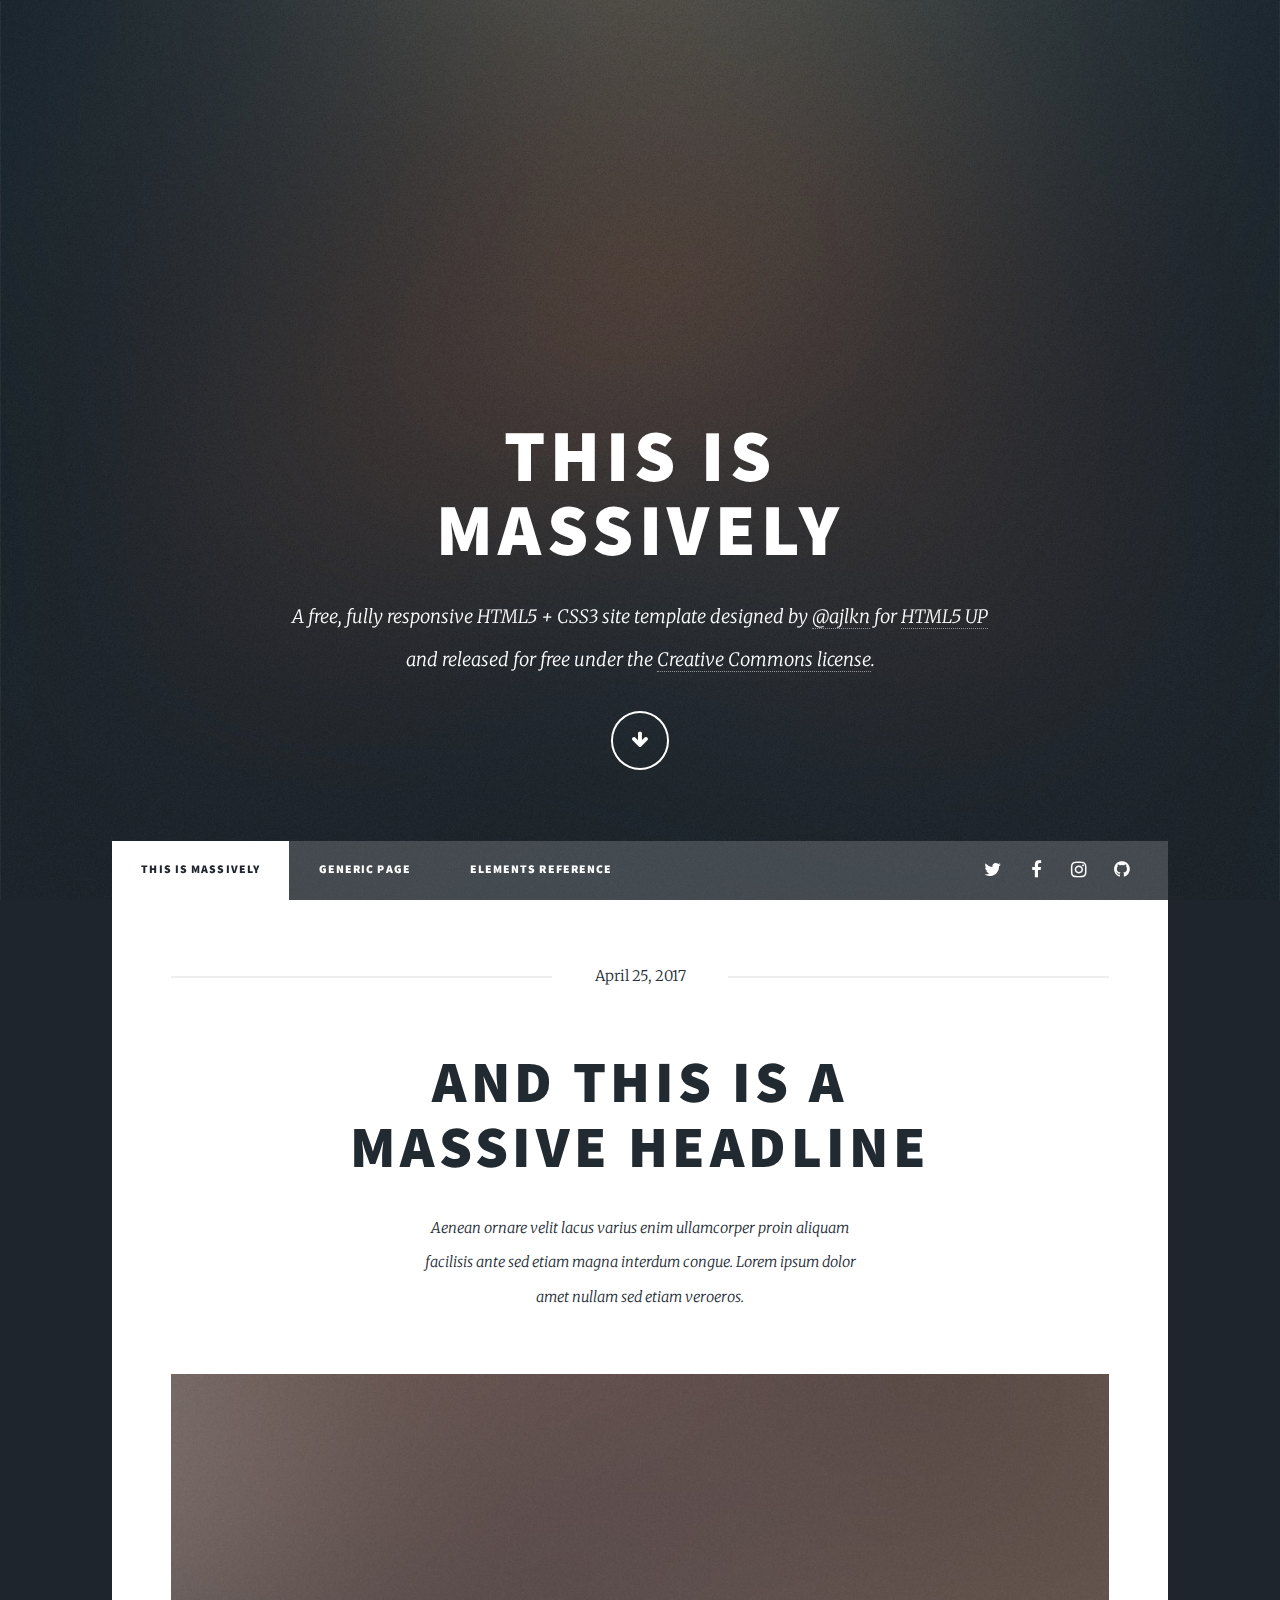
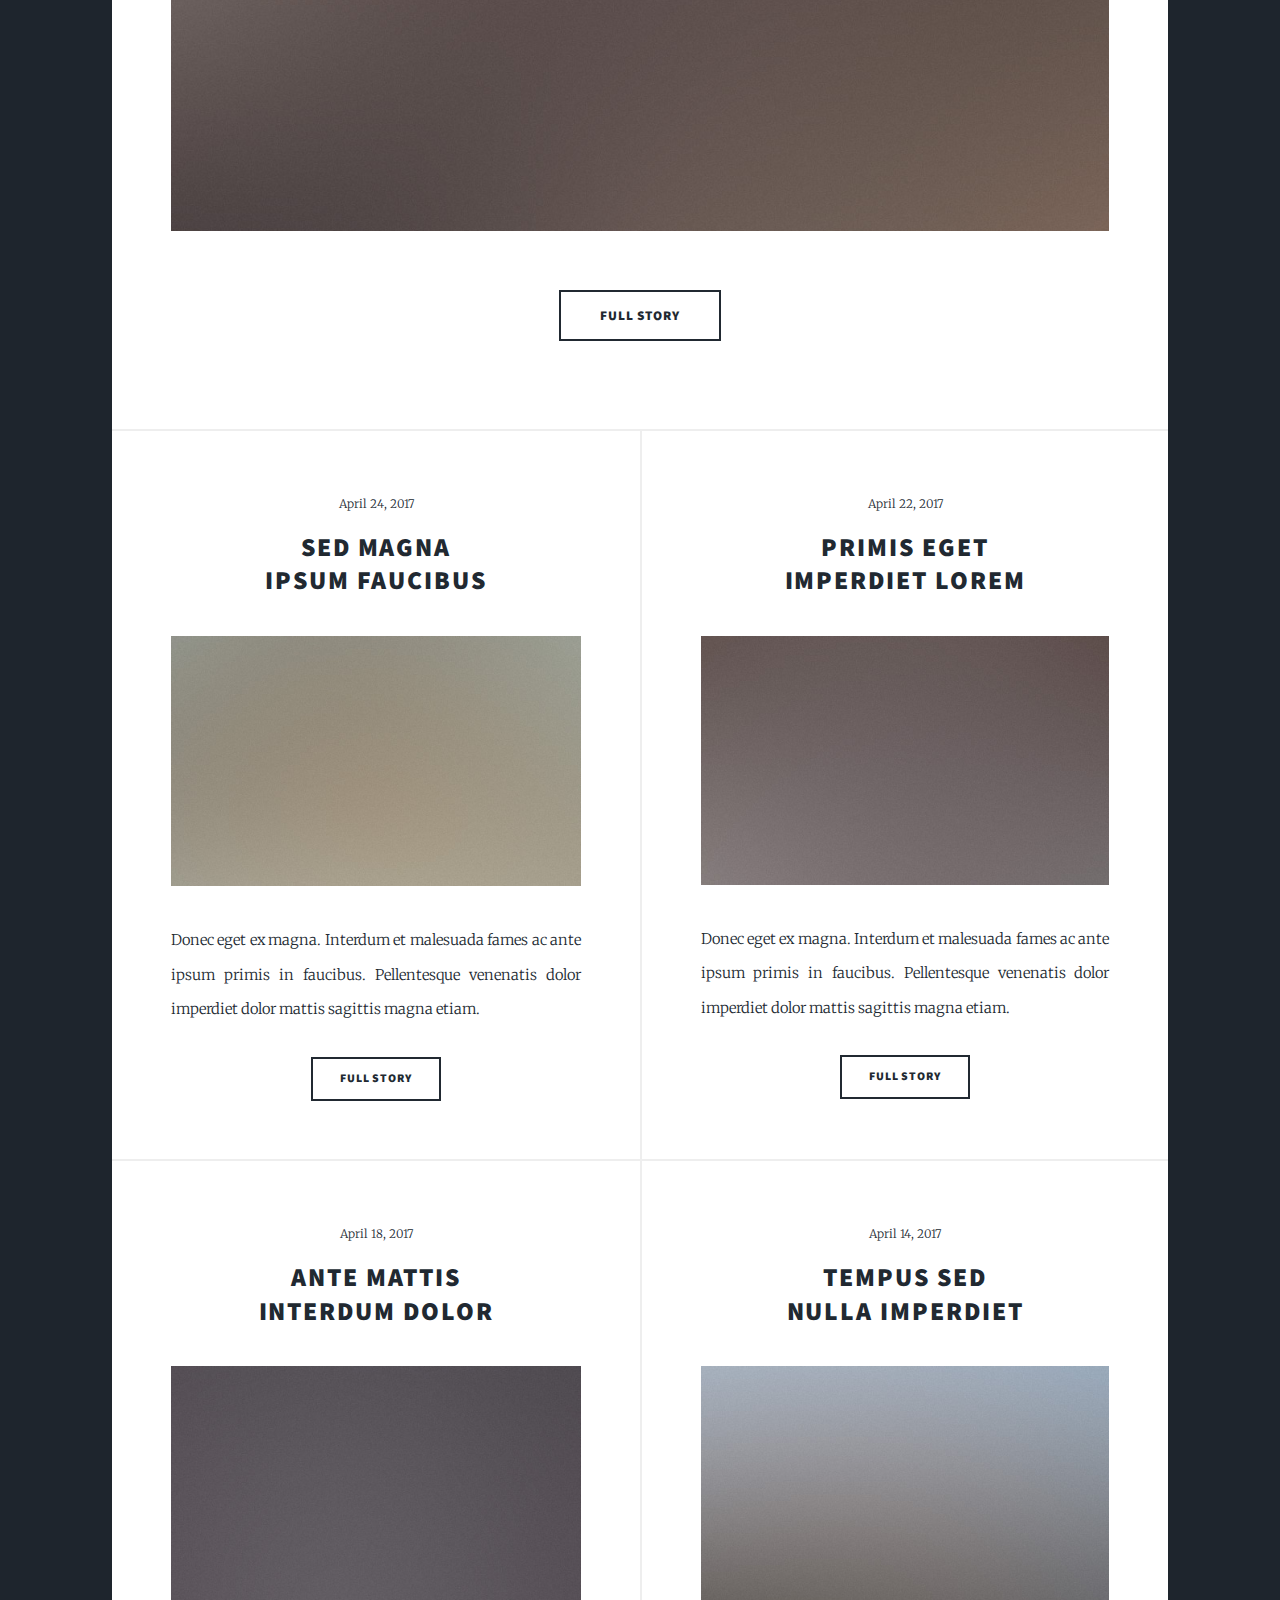
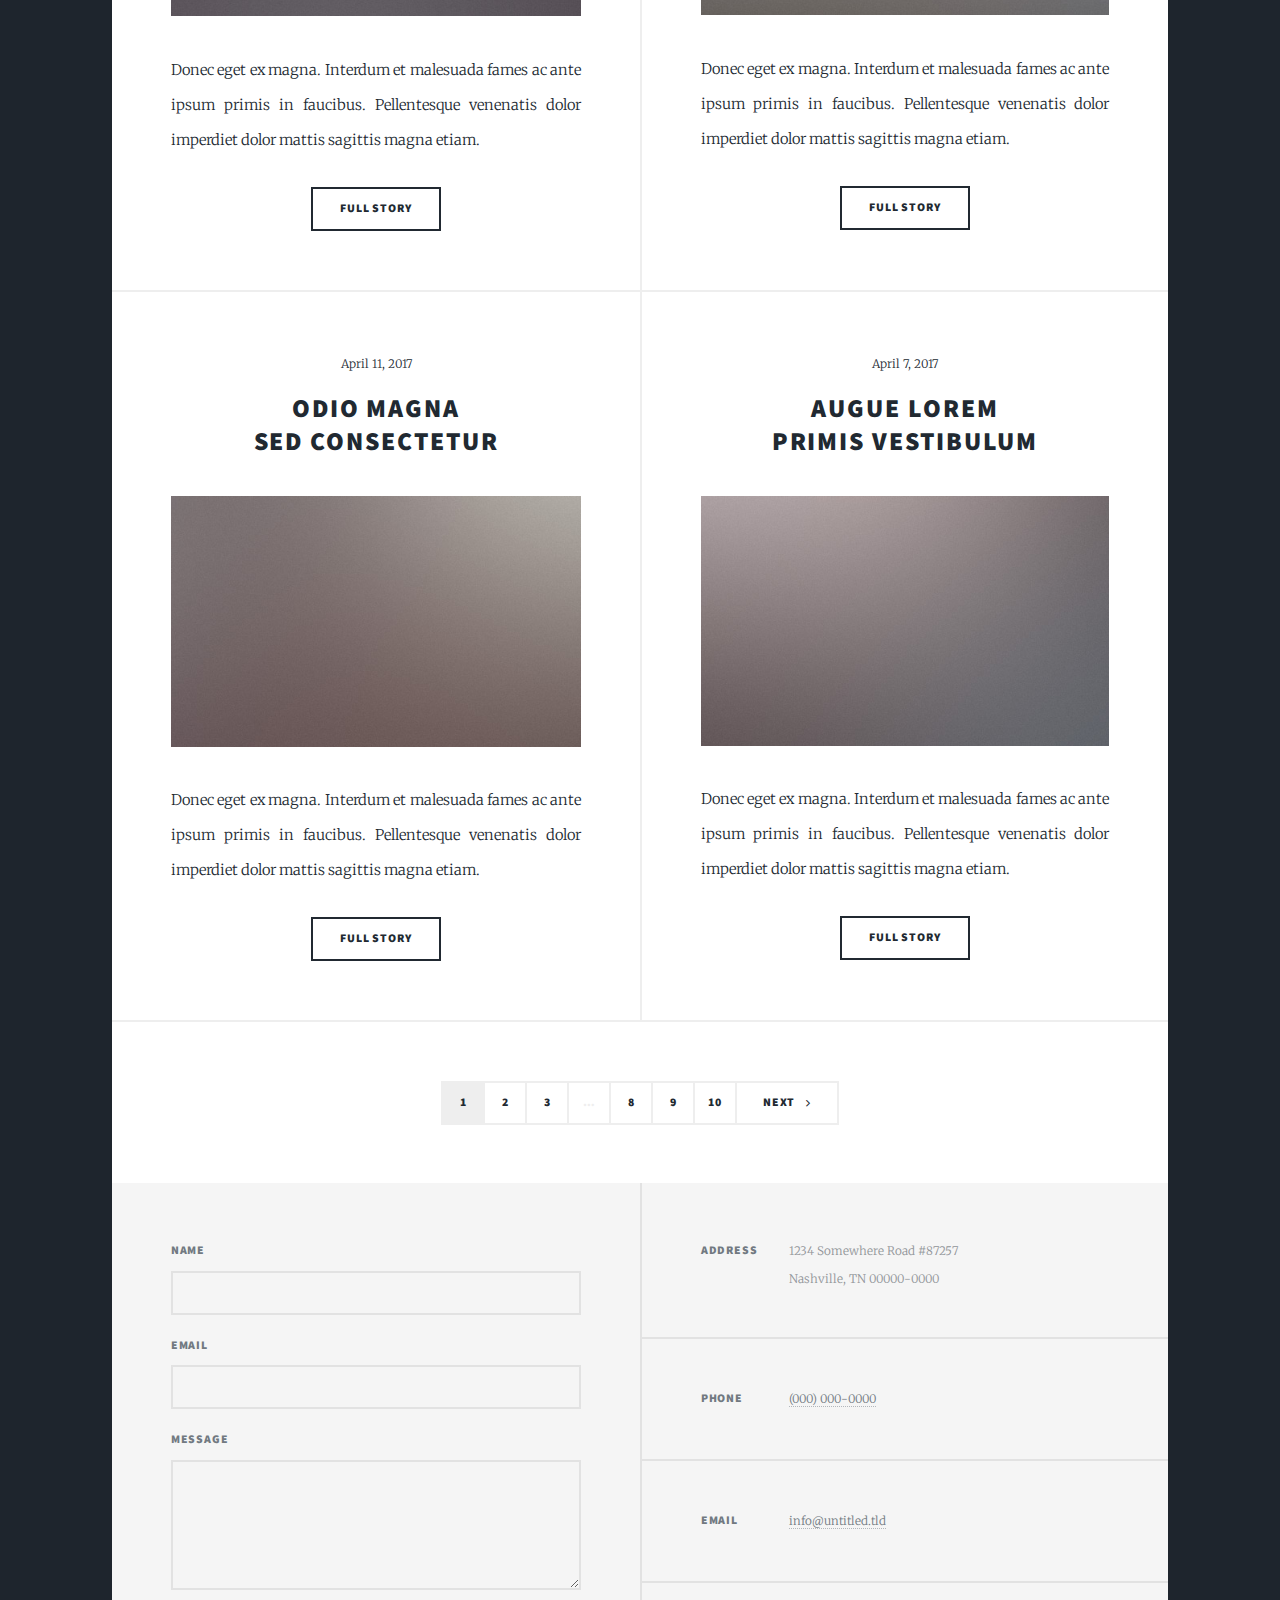
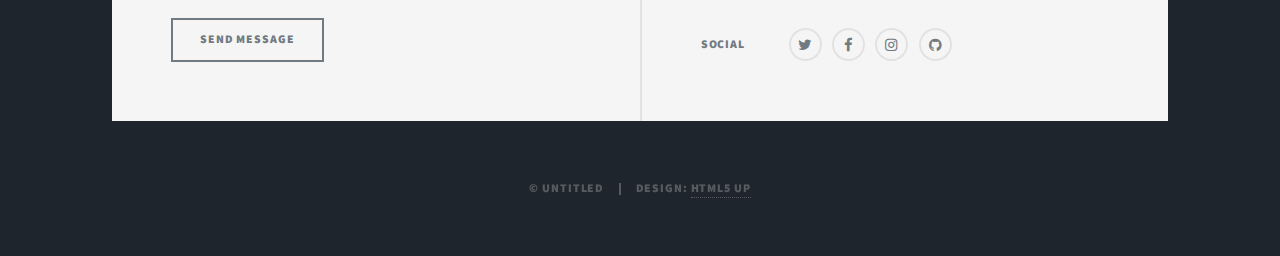
<file: blog/index.html>
<!DOCTYPE HTML>
<!--
	Massively by HTML5 UP
	html5up.net | @ajlkn
	Free for personal and commercial use under the CCA 3.0 license (html5up.net/license)
-->
<html>
	<head>
		<title>Massively by HTML5 UP</title>
		<meta charset="utf-8" />
		<meta name="viewport" content="width=device-width, initial-scale=1, user-scalable=no" />
		<link rel="stylesheet" href="assets/css/main.css" />
		<noscript><link rel="stylesheet" href="assets/css/noscript.css" /></noscript>
	</head>
	<body class="is-loading">

		<!-- Wrapper -->
			<div id="wrapper" class="fade-in">

				<!-- Intro -->
					<div id="intro">
						<h1>This is<br />
						Massively</h1>
						<p>A free, fully responsive HTML5 + CSS3 site template designed by <a href="https://twitter.com/ajlkn">@ajlkn</a> for <a href="https://html5up.net">HTML5 UP</a><br />
						and released for free under the <a href="https://html5up.net/license">Creative Commons license</a>.</p>
						<ul class="actions">
							<li><a href="#header" class="button icon solo fa-arrow-down scrolly">Continue</a></li>
						</ul>
					</div>

				<!-- Header -->
					<header id="header">
						<a href="index.html" class="logo">Massively</a>
					</header>

				<!-- Nav -->
					<nav id="nav">
						<ul class="links">
							<li class="active"><a href="index.html">This is Massively</a></li>
							<li><a href="generic.html">Generic Page</a></li>
							<li><a href="elements.html">Elements Reference</a></li>
						</ul>
						<ul class="icons">
							<li><a href="#" class="icon fa-twitter"><span class="label">Twitter</span></a></li>
							<li><a href="#" class="icon fa-facebook"><span class="label">Facebook</span></a></li>
							<li><a href="#" class="icon fa-instagram"><span class="label">Instagram</span></a></li>
							<li><a href="#" class="icon fa-github"><span class="label">GitHub</span></a></li>
						</ul>
					</nav>

				<!-- Main -->
					<div id="main">

						<!-- Featured Post -->
							<article class="post featured">
								<header class="major">
									<span class="date">April 25, 2017</span>
									<h2><a href="#">And this is a<br />
									massive headline</a></h2>
									<p>Aenean ornare velit lacus varius enim ullamcorper proin aliquam<br />
									facilisis ante sed etiam magna interdum congue. Lorem ipsum dolor<br />
									amet nullam sed etiam veroeros.</p>
								</header>
								<a href="#" class="image main"><img src="images/pic01.jpg" alt="" /></a>
								<ul class="actions">
									<li><a href="#" class="button big">Full Story</a></li>
								</ul>
							</article>

						<!-- Posts -->
							<section class="posts">
								<article>
									<header>
										<span class="date">April 24, 2017</span>
										<h2><a href="#">Sed magna<br />
										ipsum faucibus</a></h2>
									</header>
									<a href="#" class="image fit"><img src="images/pic02.jpg" alt="" /></a>
									<p>Donec eget ex magna. Interdum et malesuada fames ac ante ipsum primis in faucibus. Pellentesque venenatis dolor imperdiet dolor mattis sagittis magna etiam.</p>
									<ul class="actions">
										<li><a href="#" class="button">Full Story</a></li>
									</ul>
								</article>
								<article>
									<header>
										<span class="date">April 22, 2017</span>
										<h2><a href="#">Primis eget<br />
										imperdiet lorem</a></h2>
									</header>
									<a href="#" class="image fit"><img src="images/pic03.jpg" alt="" /></a>
									<p>Donec eget ex magna. Interdum et malesuada fames ac ante ipsum primis in faucibus. Pellentesque venenatis dolor imperdiet dolor mattis sagittis magna etiam.</p>
									<ul class="actions">
										<li><a href="#" class="button">Full Story</a></li>
									</ul>
								</article>
								<article>
									<header>
										<span class="date">April 18, 2017</span>
										<h2><a href="#">Ante mattis<br />
										interdum dolor</a></h2>
									</header>
									<a href="#" class="image fit"><img src="images/pic04.jpg" alt="" /></a>
									<p>Donec eget ex magna. Interdum et malesuada fames ac ante ipsum primis in faucibus. Pellentesque venenatis dolor imperdiet dolor mattis sagittis magna etiam.</p>
									<ul class="actions">
										<li><a href="#" class="button">Full Story</a></li>
									</ul>
								</article>
								<article>
									<header>
										<span class="date">April 14, 2017</span>
										<h2><a href="#">Tempus sed<br />
										nulla imperdiet</a></h2>
									</header>
									<a href="#" class="image fit"><img src="images/pic05.jpg" alt="" /></a>
									<p>Donec eget ex magna. Interdum et malesuada fames ac ante ipsum primis in faucibus. Pellentesque venenatis dolor imperdiet dolor mattis sagittis magna etiam.</p>
									<ul class="actions">
										<li><a href="#" class="button">Full Story</a></li>
									</ul>
								</article>
								<article>
									<header>
										<span class="date">April 11, 2017</span>
										<h2><a href="#">Odio magna<br />
										sed consectetur</a></h2>
									</header>
									<a href="#" class="image fit"><img src="images/pic06.jpg" alt="" /></a>
									<p>Donec eget ex magna. Interdum et malesuada fames ac ante ipsum primis in faucibus. Pellentesque venenatis dolor imperdiet dolor mattis sagittis magna etiam.</p>
									<ul class="actions">
										<li><a href="#" class="button">Full Story</a></li>
									</ul>
								</article>
								<article>
									<header>
										<span class="date">April 7, 2017</span>
										<h2><a href="#">Augue lorem<br />
										primis vestibulum</a></h2>
									</header>
									<a href="#" class="image fit"><img src="images/pic07.jpg" alt="" /></a>
									<p>Donec eget ex magna. Interdum et malesuada fames ac ante ipsum primis in faucibus. Pellentesque venenatis dolor imperdiet dolor mattis sagittis magna etiam.</p>
									<ul class="actions">
										<li><a href="#" class="button">Full Story</a></li>
									</ul>
								</article>
							</section>

						<!-- Footer -->
							<footer>
								<div class="pagination">
									<!--<a href="#" class="previous">Prev</a>-->
									<a href="#" class="page active">1</a>
									<a href="#" class="page">2</a>
									<a href="#" class="page">3</a>
									<span class="extra">&hellip;</span>
									<a href="#" class="page">8</a>
									<a href="#" class="page">9</a>
									<a href="#" class="page">10</a>
									<a href="#" class="next">Next</a>
								</div>
							</footer>

					</div>

				<!-- Footer -->
					<footer id="footer">
						<section>
							<form method="post" action="#">
								<div class="field">
									<label for="name">Name</label>
									<input type="text" name="name" id="name" />
								</div>
								<div class="field">
									<label for="email">Email</label>
									<input type="text" name="email" id="email" />
								</div>
								<div class="field">
									<label for="message">Message</label>
									<textarea name="message" id="message" rows="3"></textarea>
								</div>
								<ul class="actions">
									<li><input type="submit" value="Send Message" /></li>
								</ul>
							</form>
						</section>
						<section class="split contact">
							<section class="alt">
								<h3>Address</h3>
								<p>1234 Somewhere Road #87257<br />
								Nashville, TN 00000-0000</p>
							</section>
							<section>
								<h3>Phone</h3>
								<p><a href="#">(000) 000-0000</a></p>
							</section>
							<section>
								<h3>Email</h3>
								<p><a href="#">info@untitled.tld</a></p>
							</section>
							<section>
								<h3>Social</h3>
								<ul class="icons alt">
									<li><a href="#" class="icon alt fa-twitter"><span class="label">Twitter</span></a></li>
									<li><a href="#" class="icon alt fa-facebook"><span class="label">Facebook</span></a></li>
									<li><a href="#" class="icon alt fa-instagram"><span class="label">Instagram</span></a></li>
									<li><a href="#" class="icon alt fa-github"><span class="label">GitHub</span></a></li>
								</ul>
							</section>
						</section>
					</footer>

				<!-- Copyright -->
					<div id="copyright">
						<ul><li>&copy; Untitled</li><li>Design: <a href="https://html5up.net">HTML5 UP</a></li></ul>
					</div>

			</div>

		<!-- Scripts -->
			<script src="assets/js/jquery.min.js"></script>
			<script src="assets/js/jquery.scrollex.min.js"></script>
			<script src="assets/js/jquery.scrolly.min.js"></script>
			<script src="assets/js/skel.min.js"></script>
			<script src="assets/js/util.js"></script>
			<script src="assets/js/main.js"></script>

	</body>
</html>
</file>
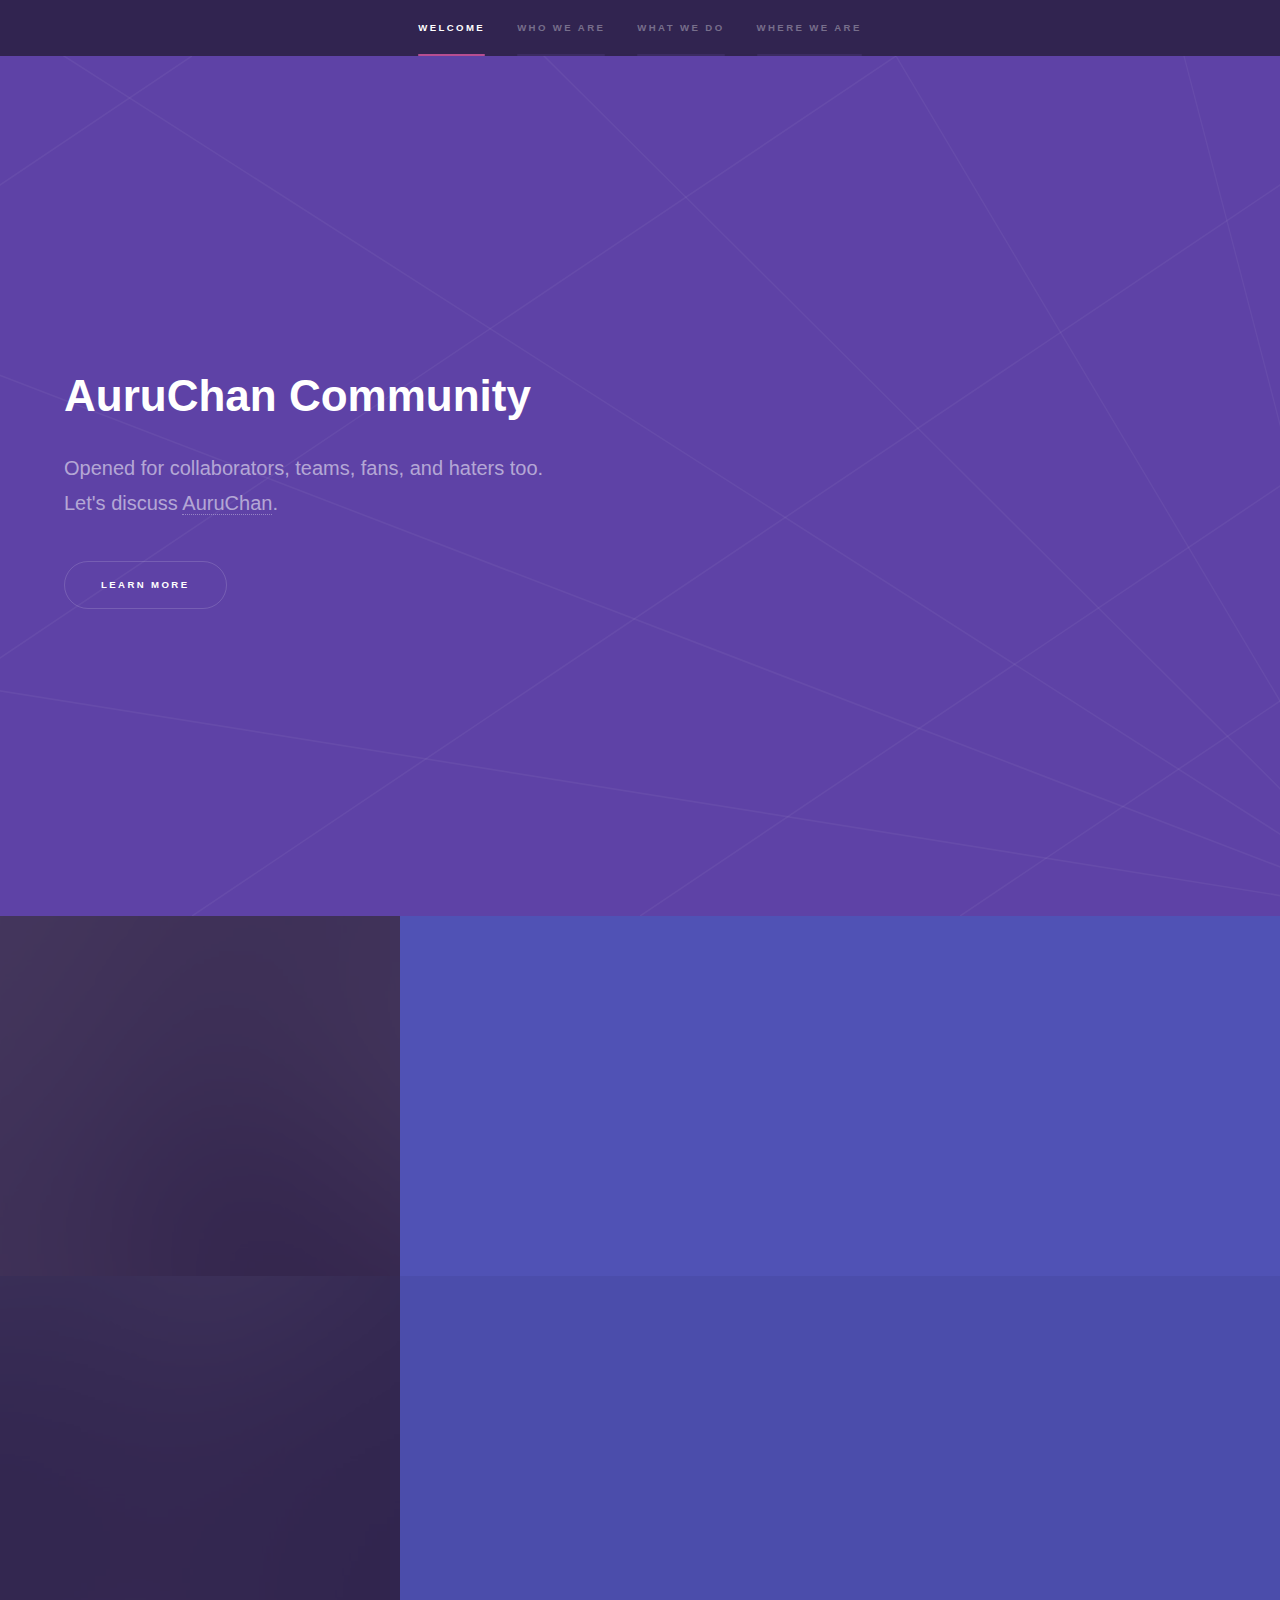
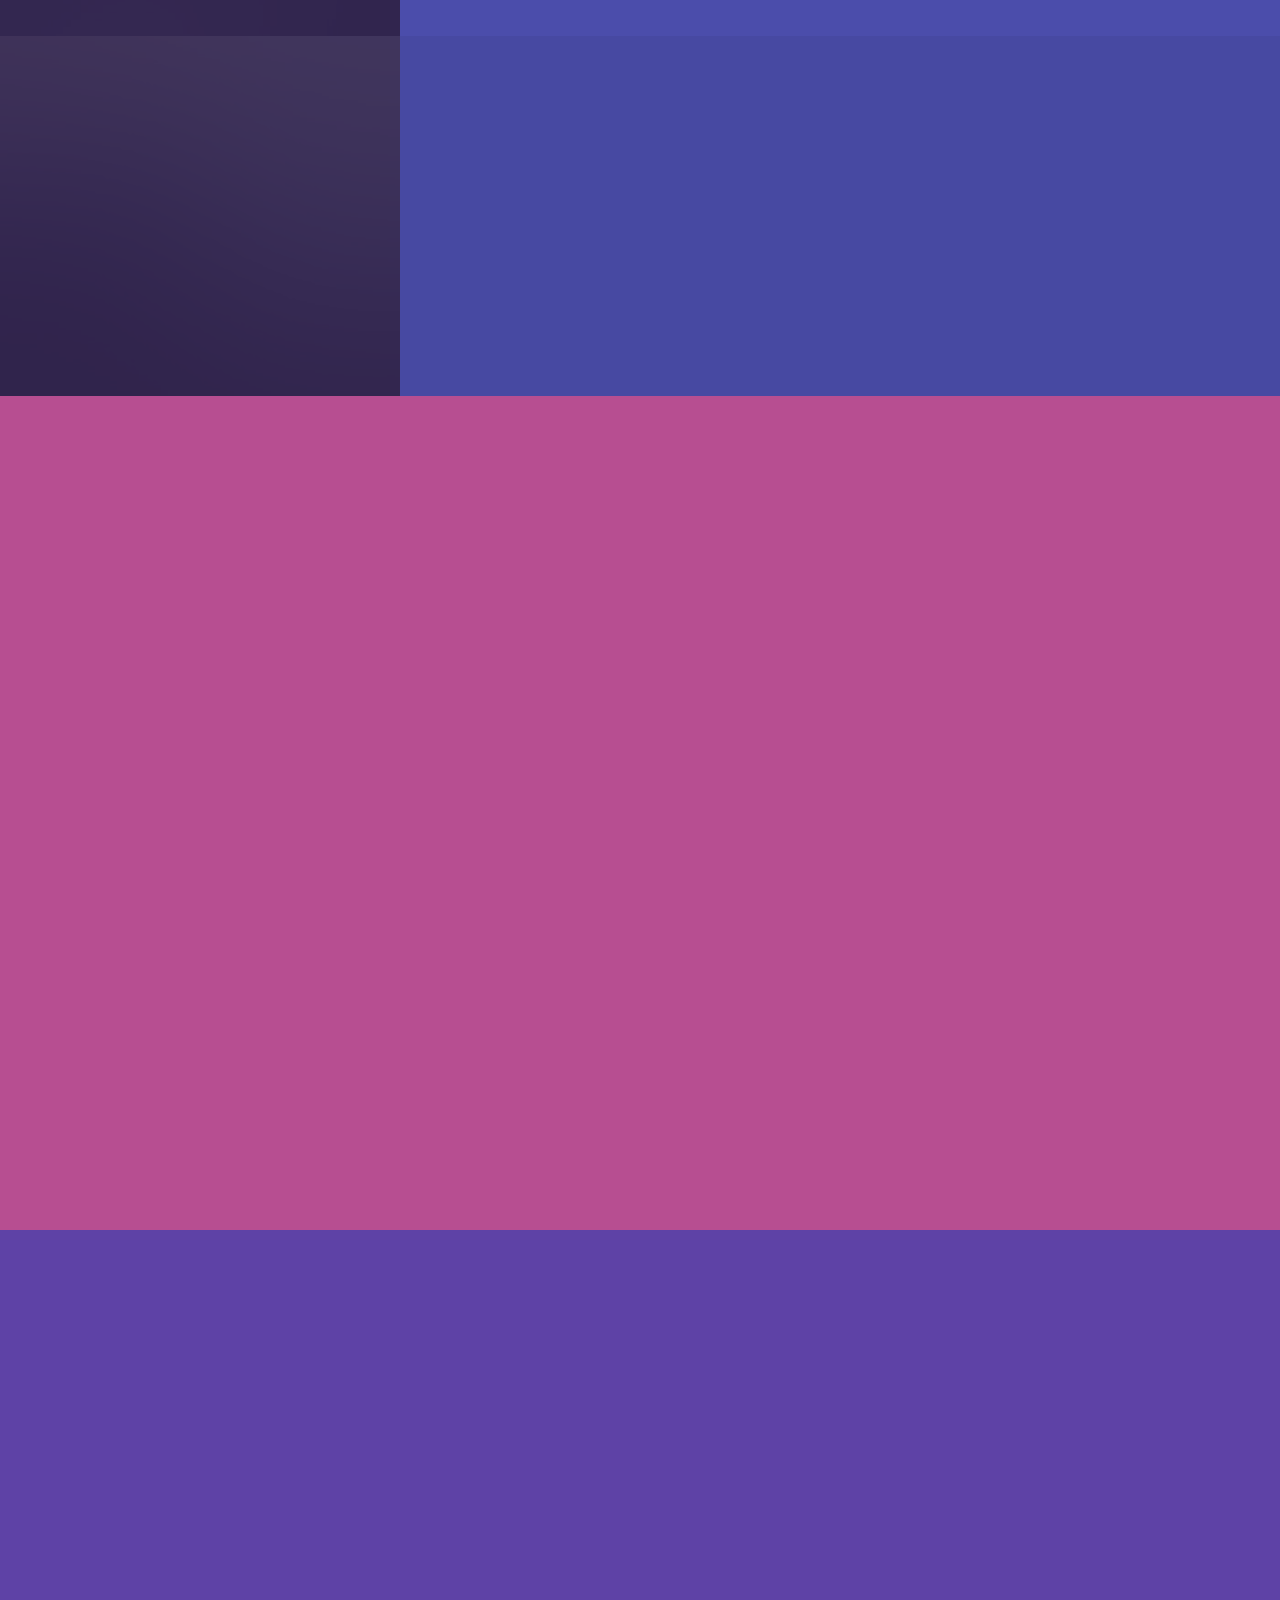
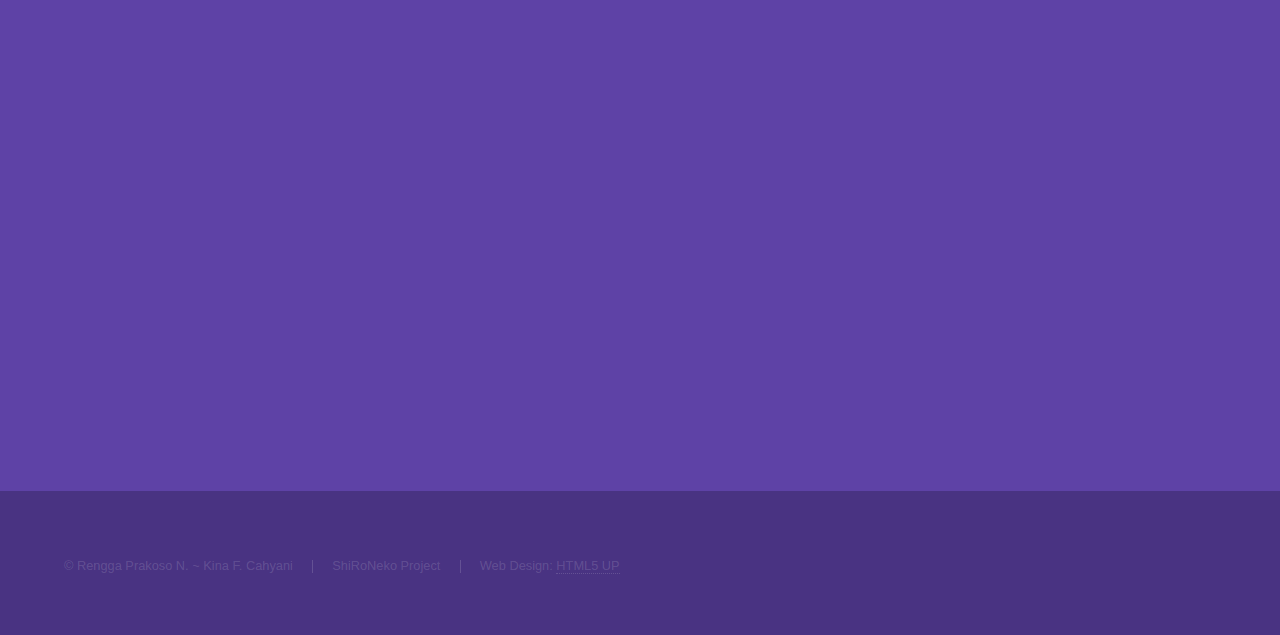
<file: community/index.html>
<!DOCTYPE HTML>
<!--
	Hyperspace by HTML5 UP
	html5up.net | @ajlkn
	Free for personal and commercial use under the CCA 3.0 license (html5up.net/license)
-->
<html>
	<head>
		<title>AuruChan | Community</title>
		<meta charset="utf-8" />
		<meta name="viewport" content="width=device-width, initial-scale=1" />
		<!--[if lte IE 8]><script src="assets/js/ie/html5shiv.js"></script><![endif]-->
		<link rel="stylesheet" href="assets/css/main.css" />
		<!--[if lte IE 9]><link rel="stylesheet" href="assets/css/ie9.css" /><![endif]-->
		<!--[if lte IE 8]><link rel="stylesheet" href="assets/css/ie8.css" /><![endif]-->
	</head>
	<body>

		<!-- Sidebar -->
			<section id="sidebar">
				<div class="inner">
					<nav>
						<ul>
							<li><a href="#intro">Welcome</a></li>
							<li><a href="#one">Who we are</a></li>
							<li><a href="#two">What we do</a></li>
							<li><a href="#three">Where we are</a></li>
						</ul>
					</nav>
				</div>
			</section>

		<!-- Wrapper -->
			<div id="wrapper">

				<!-- Intro -->
					<section id="intro" class="wrapper style1 fullscreen fade-up">
						<div class="inner">
							<h1>AuruChan Community</h1>
							<p>Opened for collaborators, teams, fans, and haters too.<br> Let's discuss <a href="auru.vzrenggamani.tk">AuruChan</a>.</p>
							<ul class="actions">
								<li><a href="#one" class="button scrolly">Learn more</a></li>
							</ul>
						</div>
					</section>

				<!-- One -->
					<section id="one" class="wrapper style2 spotlights">
						<section>
							<a href="#" class="image"><img src="images/pic01.jpg" alt="" data-position="center center" /></a>
							<div class="content">
								<div class="inner">
									<h2>AuruChan Development Teams</h2>
									<p>Its funny to explain about this to everybody.</p>
								</div>
							</div>
						</section>
						<section>
							<a href="#" class="image"><img src="images/pic02.jpg" alt="" data-position="top center" /></a>
							<div class="content">
								<div class="inner">
									<h2>AuruChan Fans</h2>
									<p>Community is a place for fans to hacks what they love</p>
								</div>
							</div>
						</section>
						<section>
							<a href="#" class="image"><img src="images/pic03.jpg" alt="" data-position="25% 25%" /></a>
							<div class="content">
								<div class="inner">
									<h2>You</h2>
									<p>Yes! YOU!!</p>
								</div>
							</div>
						</section>
					</section>

				<!-- Two -->
					<section id="two" class="wrapper style3 fade-up">
						<div class="inner">
							<h2>What we do</h2>
							<p>What we do ? we do everything but limited to NSFW things :p</p>
							<div class="features">
								<section>
									<span class="icon major fa-code"></span>
									<h3>Develop AuruChan</h3>
									<p>Phasellus convallis elit id ullam corper amet et pulvinar. Duis aliquam turpis mauris, sed ultricies erat dapibus.</p>
								</section>
								<section>
									<span class="icon major fa-lock"></span>
									<h3>Make Community Secure</h3>
									<p>Phasellus convallis elit id ullam corper amet et pulvinar. Duis aliquam turpis mauris, sed ultricies erat dapibus.</p>
								</section>
								<section>
									<span class="icon major fa-cog"></span>
									<h3>Grinding some Software</h3>
									<p>Phasellus convallis elit id ullam corper amet et pulvinar. Duis aliquam turpis mauris, sed ultricies erat dapibus.</p>
								</section>
								<section>
									<span class="icon major fa-desktop"></span>
									<h3>Interact with Other Fans</h3>
									<p>Phasellus convallis elit id ullam corper amet et pulvinar. Duis aliquam turpis mauris, sed ultricies erat dapibus.</p>
								</section>
								<section>
									<span class="icon major fa-chain"></span>
									<h3>Share AuruChan</h3>
									<p>Phasellus convallis elit id ullam corper amet et pulvinar. Duis aliquam turpis mauris, sed ultricies erat dapibus.</p>
								</section>
								<section>
									<span class="icon major fa-diamond"></span>
									<h3>PERKS!!</h3>
									<p>Phasellus convallis elit id ullam corper amet et pulvinar. Duis aliquam turpis mauris, sed ultricies erat dapibus.</p>
								</section>
							</div>
						</div>
					</section>

					<!-- Two -->
					<section id="three" class="wrapper style1 fade-up">
						<div class="inner">
							<h2>What we do</h2>
							<p>Phasellus convallis elit id ullamcorper pulvinar. Duis aliquam turpis mauris, eu ultricies erat malesuada quis. Aliquam dapibus, lacus eget hendrerit bibendum, urna est aliquam sem, sit amet imperdiet est velit quis lorem.</p>
							<div class="features">
								<section>
									<span class="icon major fa-code"></span>
									<h3>Lorem ipsum amet</h3>
									<p>Phasellus convallis elit id ullam corper amet et pulvinar. Duis aliquam turpis mauris, sed ultricies erat dapibus.</p>
								</section>
								<section>
									<span class="icon major fa-lock"></span>
									<h3>Aliquam sed nullam</h3>
									<p>Phasellus convallis elit id ullam corper amet et pulvinar. Duis aliquam turpis mauris, sed ultricies erat dapibus.</p>
								</section>
								<section>
									<span class="icon major fa-cog"></span>
									<h3>Sed erat ullam corper</h3>
									<p>Phasellus convallis elit id ullam corper amet et pulvinar. Duis aliquam turpis mauris, sed ultricies erat dapibus.</p>
								</section>
								<section>
									<span class="icon major fa-desktop"></span>
									<h3>Veroeros quis lorem</h3>
									<p>Phasellus convallis elit id ullam corper amet et pulvinar. Duis aliquam turpis mauris, sed ultricies erat dapibus.</p>
								</section>
								<section>
									<span class="icon major fa-chain"></span>
									<h3>Urna quis bibendum</h3>
									<p>Phasellus convallis elit id ullam corper amet et pulvinar. Duis aliquam turpis mauris, sed ultricies erat dapibus.</p>
								</section>
								<section>
									<span class="icon major fa-diamond"></span>
									<h3>Aliquam urna dapibus</h3>
									<p>Phasellus convallis elit id ullam corper amet et pulvinar. Duis aliquam turpis mauris, sed ultricies erat dapibus.</p>
								</section>
							</div>
						</div>
					</section>
			</div>

		<!-- Footer -->
			<footer id="footer" class="wrapper style1-alt">
				<div class="inner">
					<ul class="menu">
						<li>&copy; Rengga Prakoso N. &#126; Kina F. Cahyani</li><li>ShiRoNeko Project</li><li>Web Design: <a href="https://html5up.net">HTML5 UP</a></li>
					</ul>
				</div>
			</footer>

		<!-- Scripts -->
			<script src="assets/js/jquery.min.js"></script>
			<script src="assets/js/jquery.scrollex.min.js"></script>
			<script src="assets/js/jquery.scrolly.min.js"></script>
			<script src="assets/js/skel.min.js"></script>
			<script src="assets/js/util.js"></script>
			<!--[if lte IE 8]><script src="assets/js/ie/respond.min.js"></script><![endif]-->
			<script src="assets/js/main.js"></script>

	</body>
</html>
</file>
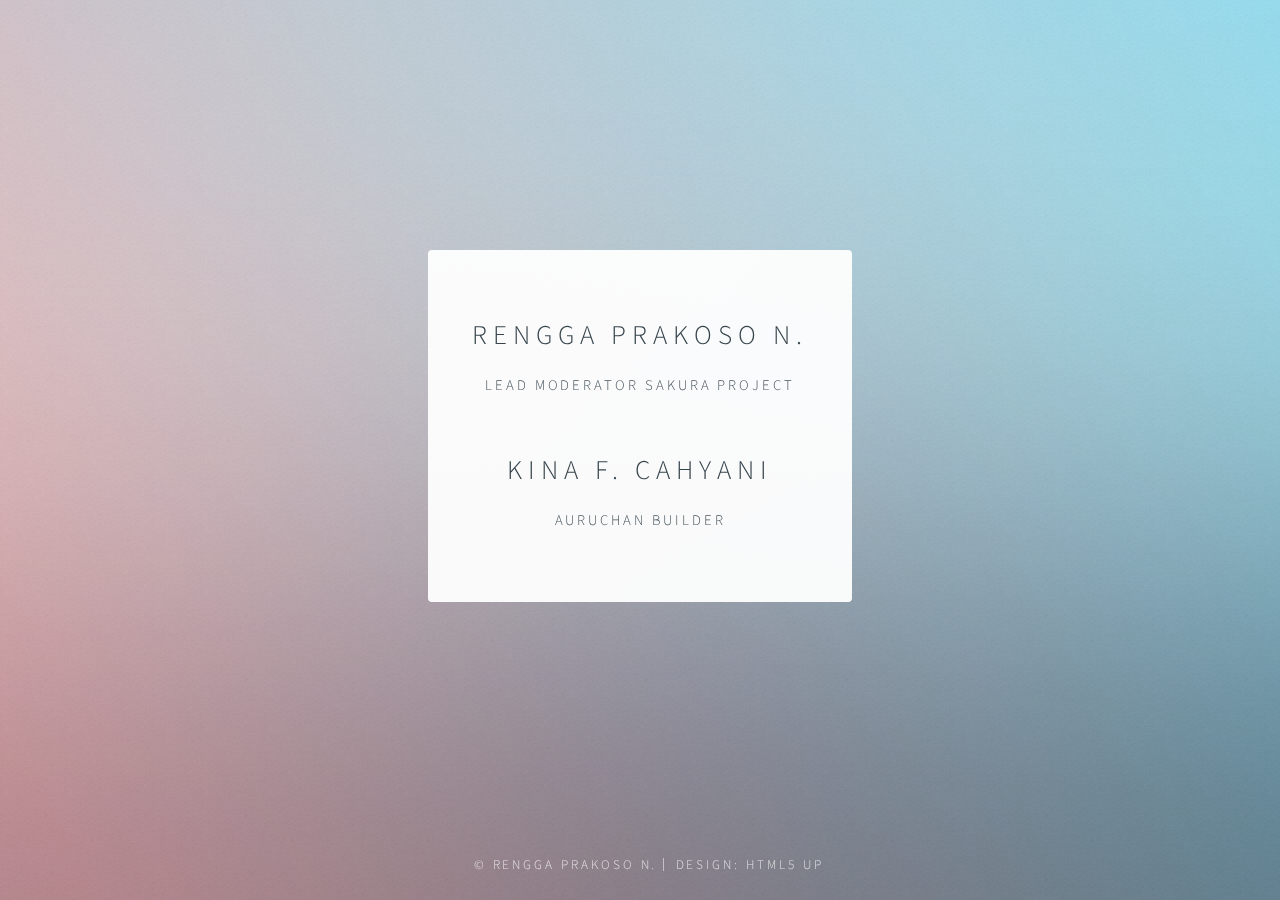
<file: creator/index.html>
<!DOCTYPE HTML>
<!--
	Identity by HTML5 UP
	html5up.net | @ajlkn
	Free for personal and commercial use under the CCA 3.0 license (html5up.net/license)
-->
<html>
	<head>
		<title>AuruChan Creator</title>
		<meta charset="utf-8" />
		<meta name="viewport" content="width=device-width, initial-scale=1" />
		<!--[if lte IE 8]><script src="assets/js/html5shiv.js"></script><![endif]-->
		<link rel="stylesheet" href="assets/css/main.css" />
		<!--[if lte IE 9]><link rel="stylesheet" href="assets/css/ie9.css" /><![endif]-->
		<!--[if lte IE 8]><link rel="stylesheet" href="assets/css/ie8.css" /><![endif]-->
		<noscript><link rel="stylesheet" href="assets/css/noscript.css" /></noscript>
	</head>
	<body class="is-loading">

		<!-- Wrapper -->
			<div id="wrapper">

				<!-- Main -->
					<section id="main">
						<header>
							<h1>Rengga Prakoso N.</h1>
							<p>Lead Moderator Sakura Project</p>
							<br>
							<h1>Kina F. Cahyani</h1>
							<p>AuruChan Builder</p>
						</header>
					</section>
				<!-- Footer -->
					<footer id="footer">
						<ul class="copyright">
							<li>&copy; Rengga Prakoso N.</li><li>Design: <a href="http://html5up.net">HTML5 UP</a></li>
						</ul>
					</footer>

			</div>

		<!-- Scripts -->
			<!--[if lte IE 8]><script src="assets/js/respond.min.js"></script><![endif]-->
			<script>
				if ('addEventListener' in window) {
					window.addEventListener('load', function() { document.body.className = document.body.className.replace(/\bis-loading\b/, ''); });
					document.body.className += (navigator.userAgent.match(/(MSIE|rv:11\.0)/) ? ' is-ie' : '');
				}
			</script>

	</body>
</html>
</file>
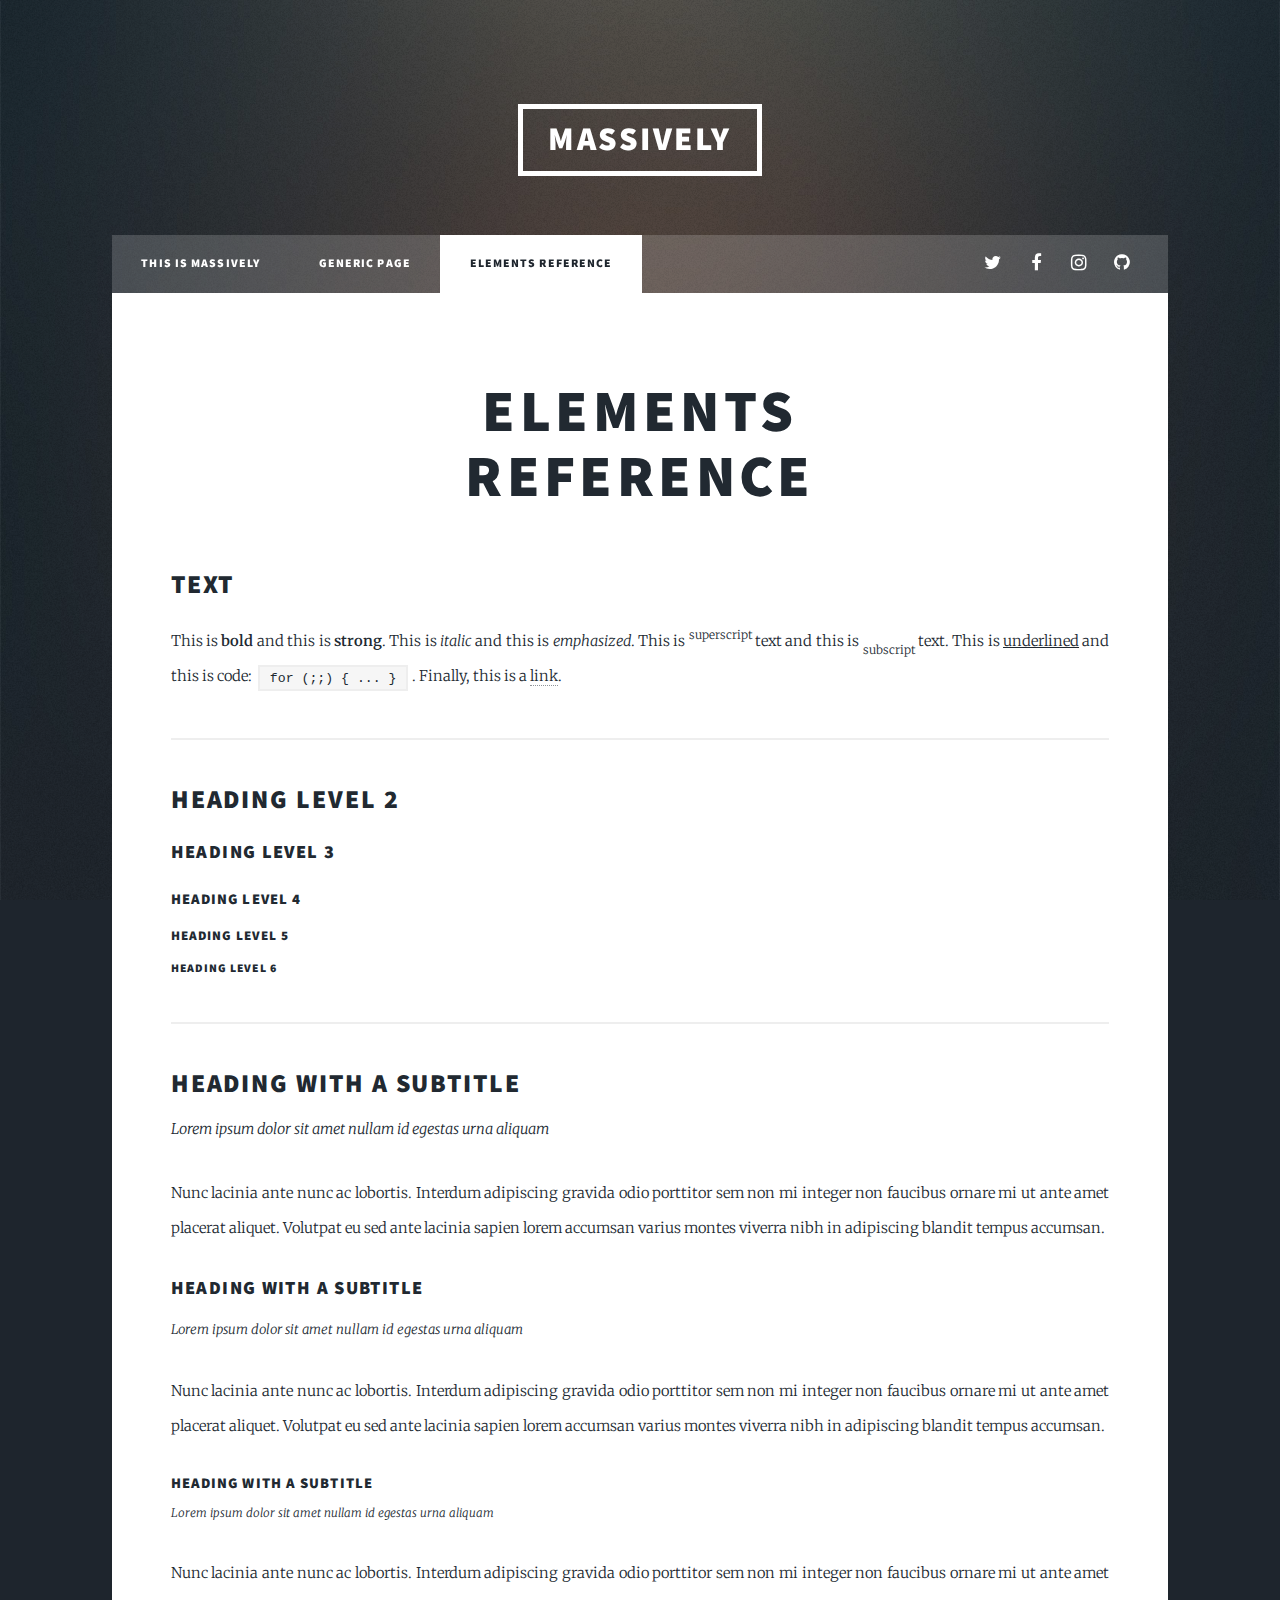
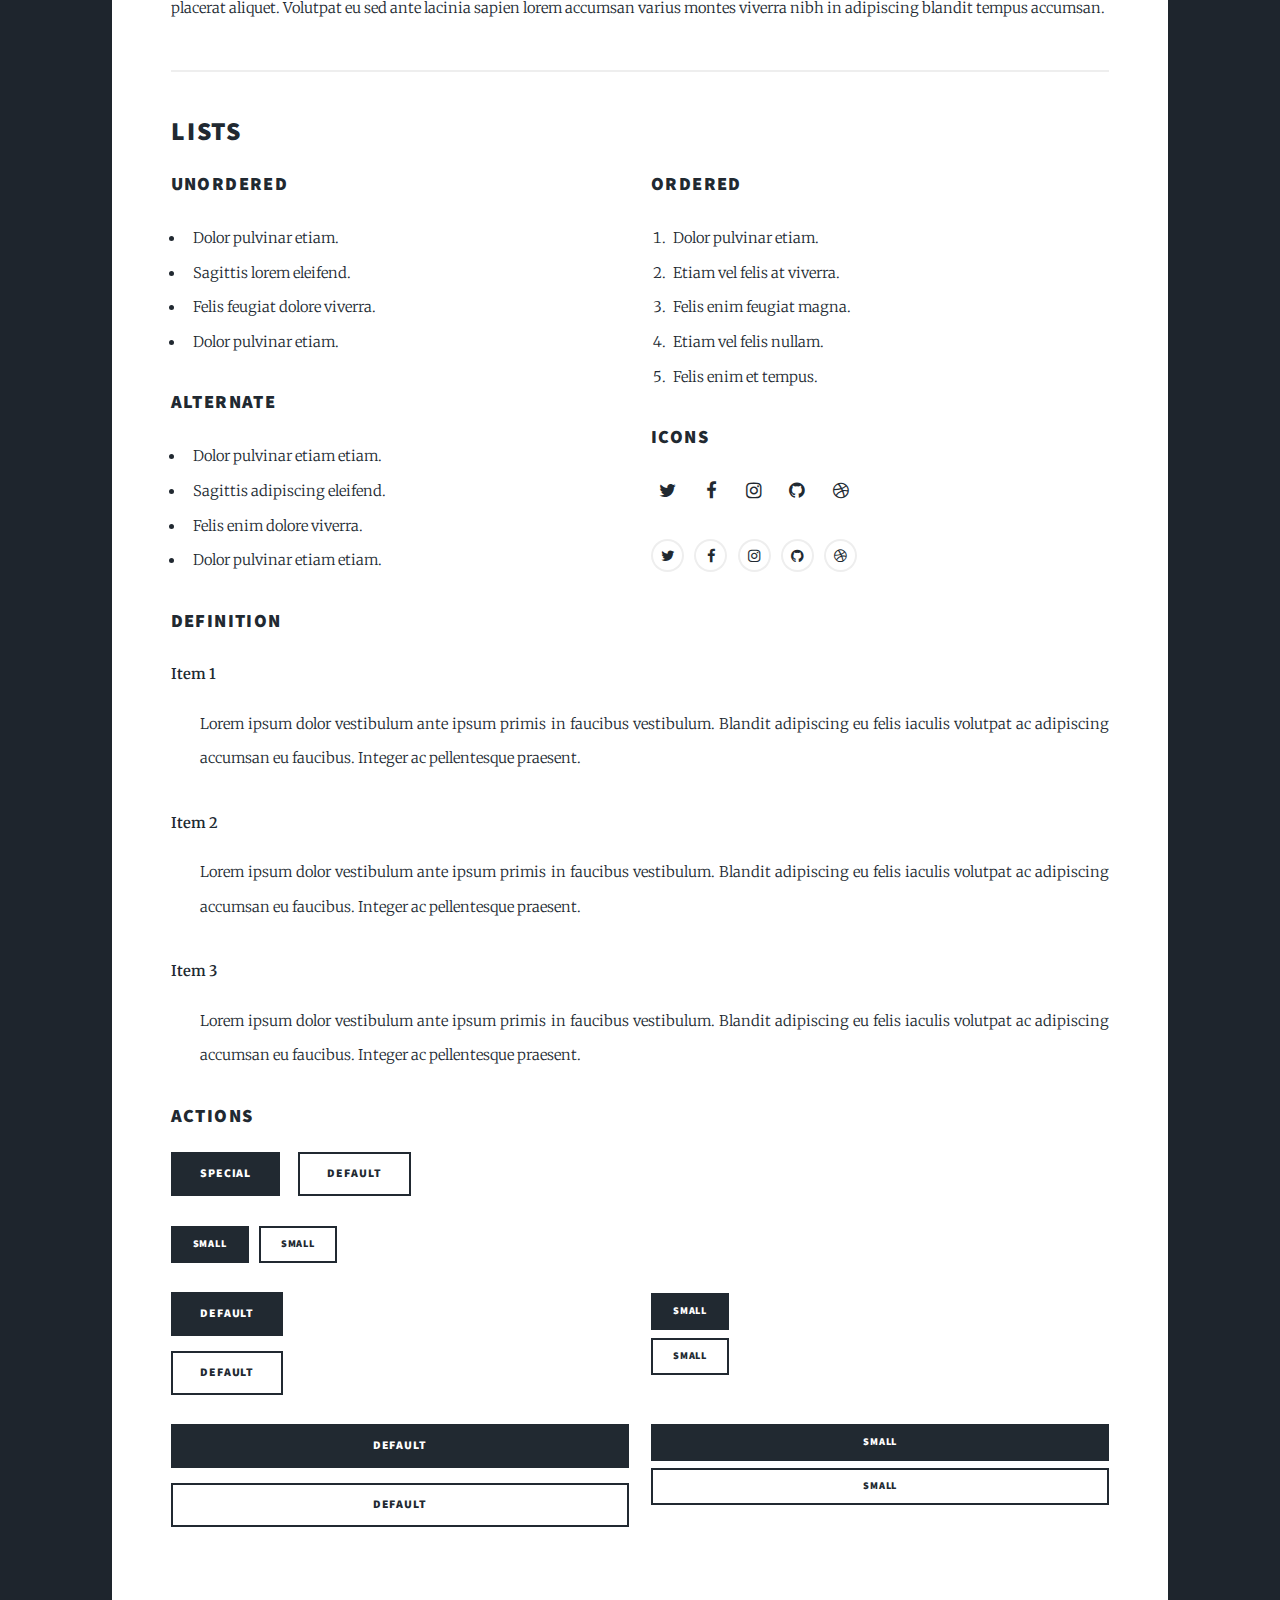
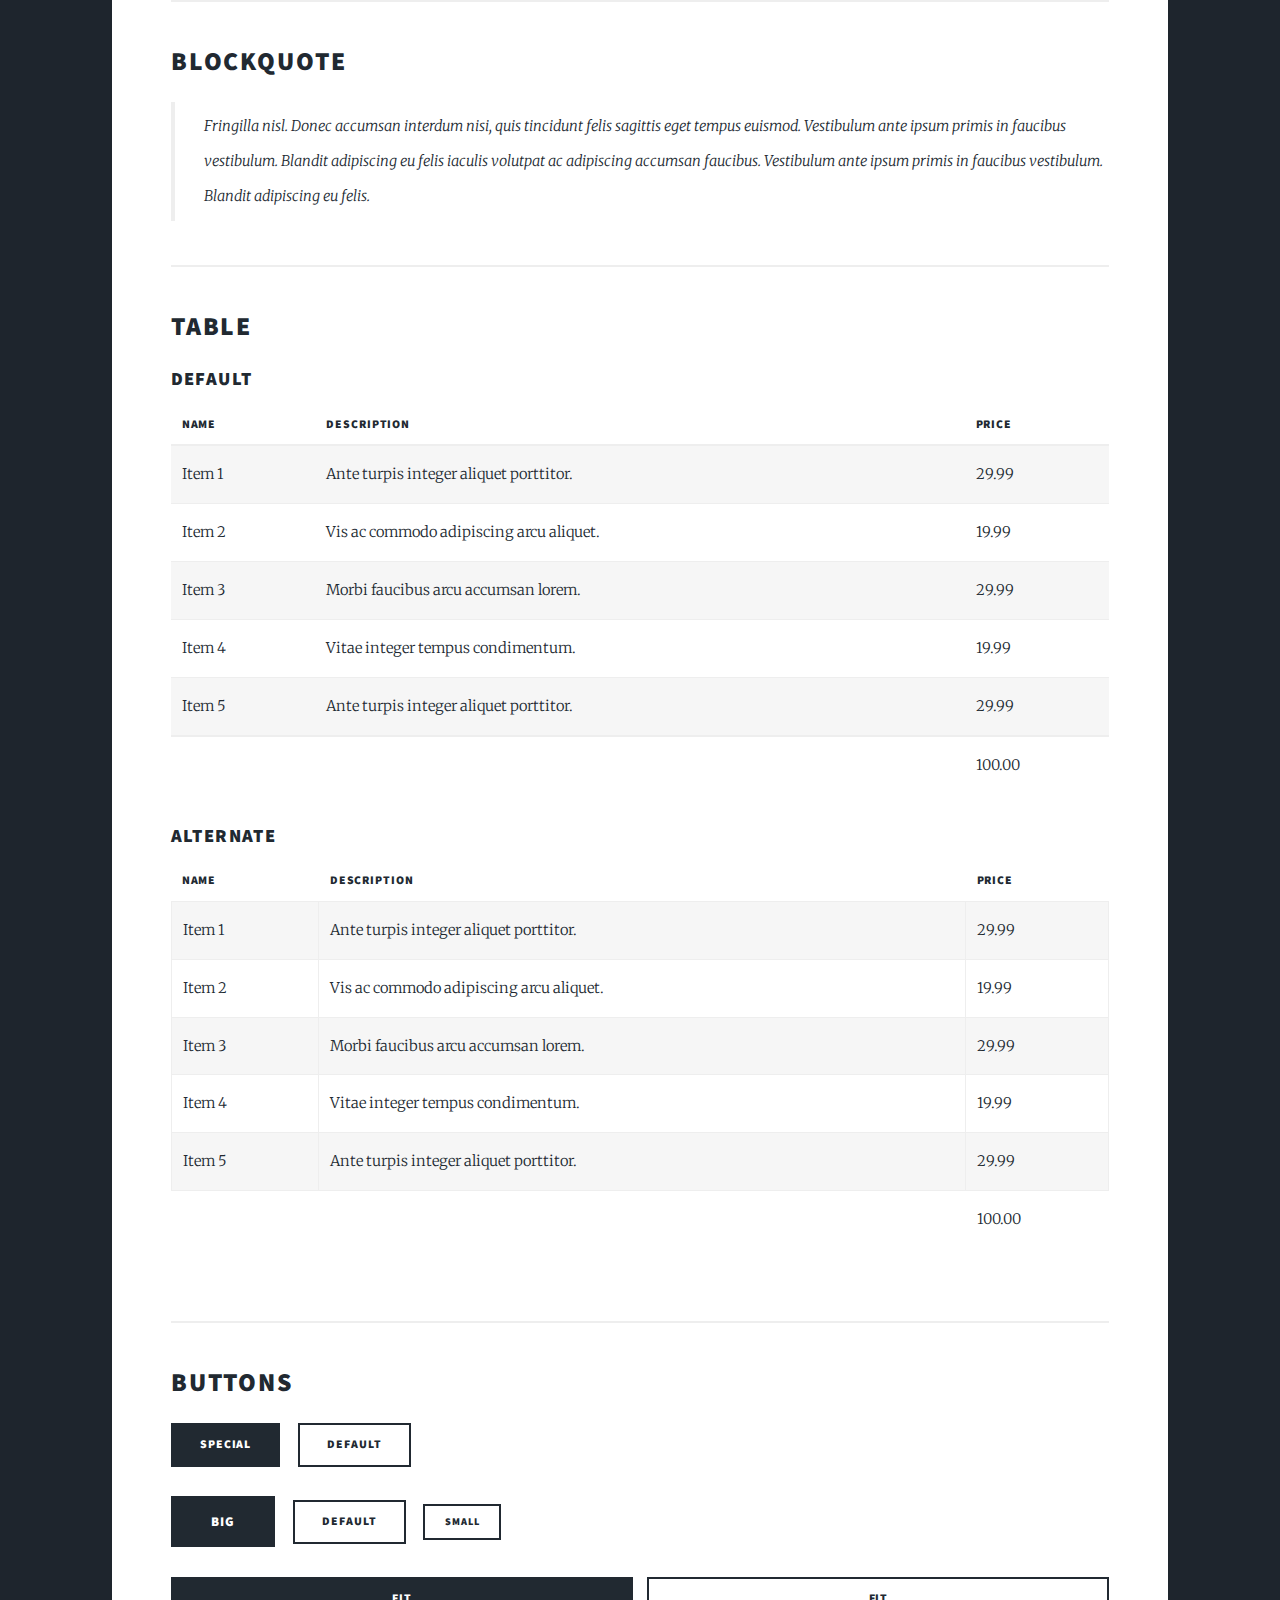
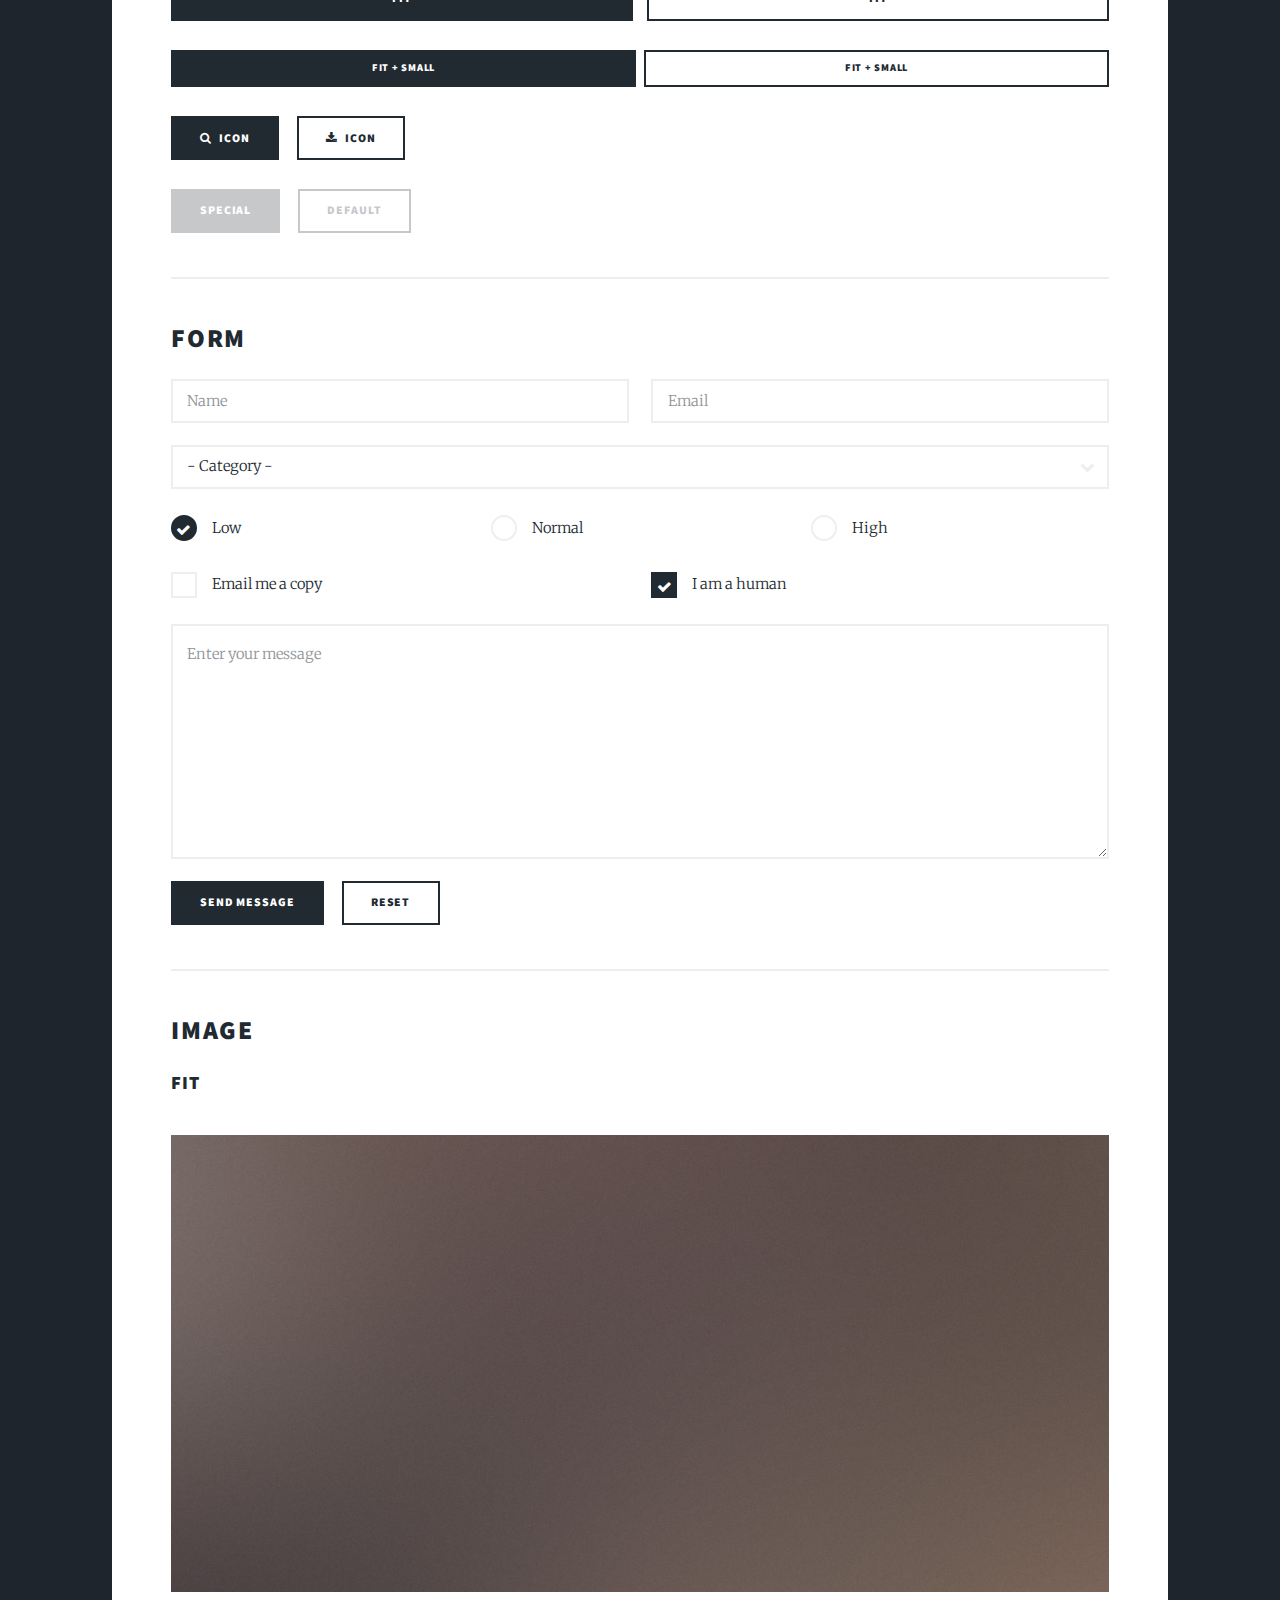
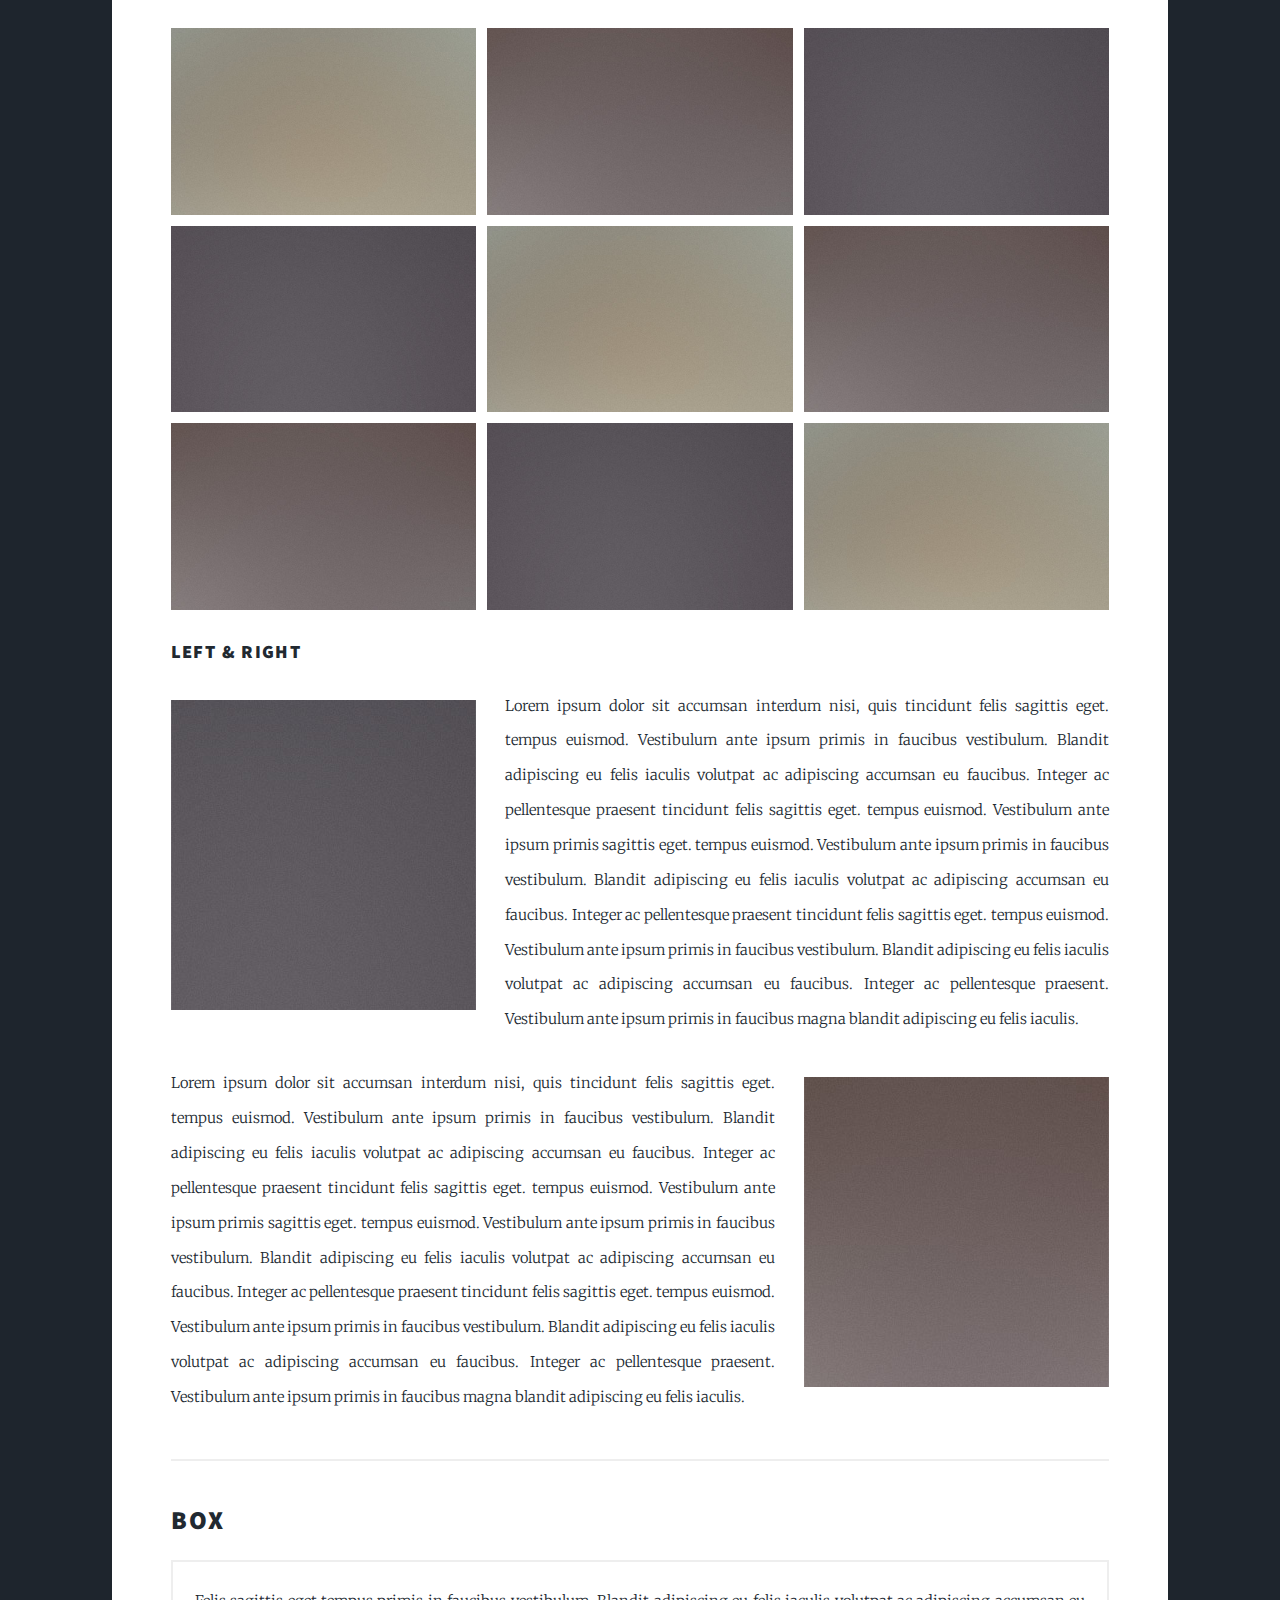
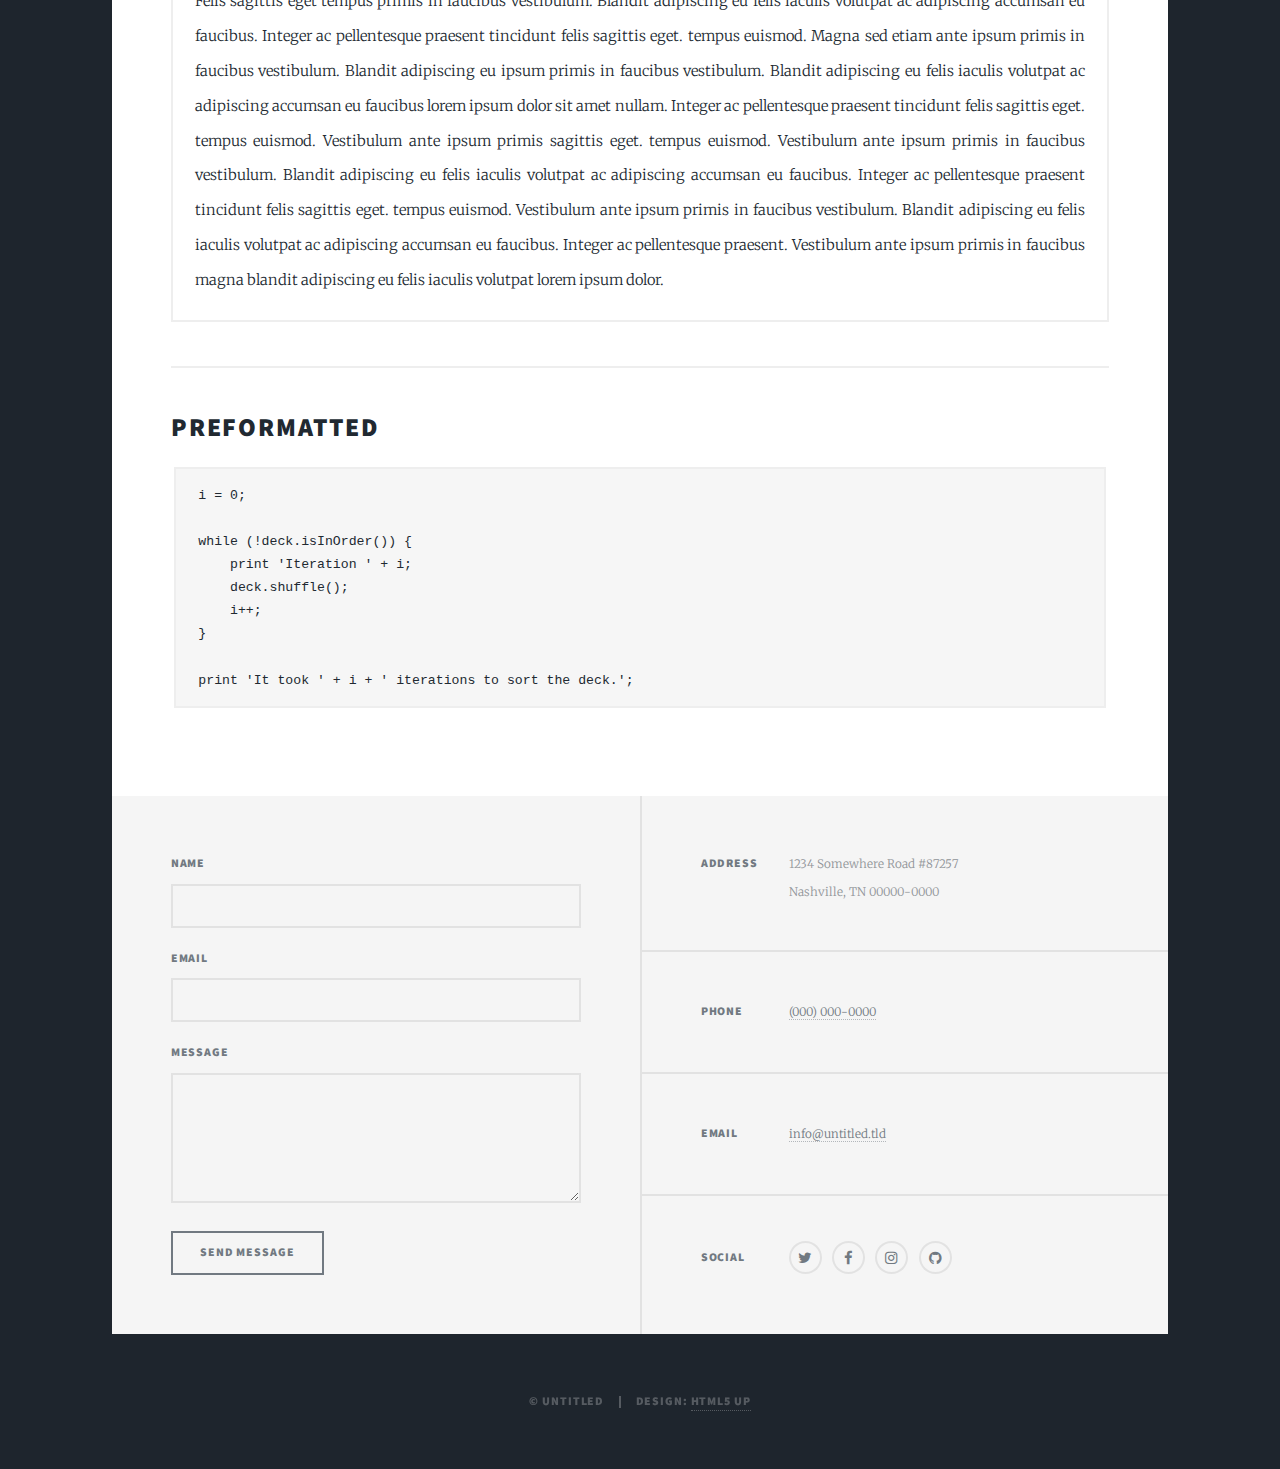
<file: blog/elements.html>
<!DOCTYPE HTML>
<!--
	Massively by HTML5 UP
	html5up.net | @ajlkn
	Free for personal and commercial use under the CCA 3.0 license (html5up.net/license)
-->
<html>
	<head>
		<title>Elements Reference - Massively by HTML5 UP</title>
		<meta charset="utf-8" />
		<meta name="viewport" content="width=device-width, initial-scale=1, user-scalable=no" />
		<link rel="stylesheet" href="assets/css/main.css" />
		<noscript><link rel="stylesheet" href="assets/css/noscript.css" /></noscript>
	</head>
	<body class="is-loading">

		<!-- Wrapper -->
			<div id="wrapper">

				<!-- Header -->
					<header id="header">
						<a href="index.html" class="logo">Massively</a>
					</header>

				<!-- Nav -->
					<nav id="nav">
						<ul class="links">
							<li><a href="index.html">This is Massively</a></li>
							<li><a href="generic.html">Generic Page</a></li>
							<li class="active"><a href="elements.html">Elements Reference</a></li>
						</ul>
						<ul class="icons">
							<li><a href="#" class="icon fa-twitter"><span class="label">Twitter</span></a></li>
							<li><a href="#" class="icon fa-facebook"><span class="label">Facebook</span></a></li>
							<li><a href="#" class="icon fa-instagram"><span class="label">Instagram</span></a></li>
							<li><a href="#" class="icon fa-github"><span class="label">GitHub</span></a></li>
						</ul>
					</nav>

				<!-- Main -->
					<div id="main">

						<!-- Post -->
							<section class="post">
								<header class="major">
									<h1>Elements<br />
									Reference</h1>
								</header>

								<!-- Text stuff -->
									<h2>Text</h2>
									<p>This is <b>bold</b> and this is <strong>strong</strong>. This is <i>italic</i> and this is <em>emphasized</em>.
									This is <sup>superscript</sup> text and this is <sub>subscript</sub> text.
									This is <u>underlined</u> and this is code: <code>for (;;) { ... }</code>.
									Finally, this is a <a href="#">link</a>.</p>
									<hr />
									<h2>Heading Level 2</h2>
									<h3>Heading Level 3</h3>
									<h4>Heading Level 4</h4>
									<h5>Heading Level 5</h5>
									<h6>Heading Level 6</h6>
									<hr />
									<header>
										<h2>Heading with a Subtitle</h2>
										<p>Lorem ipsum dolor sit amet nullam id egestas urna aliquam</p>
									</header>
									<p>Nunc lacinia ante nunc ac lobortis. Interdum adipiscing gravida odio porttitor sem non mi integer non faucibus ornare mi ut ante amet placerat aliquet. Volutpat eu sed ante lacinia sapien lorem accumsan varius montes viverra nibh in adipiscing blandit tempus accumsan.</p>
									<header>
										<h3>Heading with a Subtitle</h3>
										<p>Lorem ipsum dolor sit amet nullam id egestas urna aliquam</p>
									</header>
									<p>Nunc lacinia ante nunc ac lobortis. Interdum adipiscing gravida odio porttitor sem non mi integer non faucibus ornare mi ut ante amet placerat aliquet. Volutpat eu sed ante lacinia sapien lorem accumsan varius montes viverra nibh in adipiscing blandit tempus accumsan.</p>
									<header>
										<h4>Heading with a Subtitle</h4>
										<p>Lorem ipsum dolor sit amet nullam id egestas urna aliquam</p>
									</header>
									<p>Nunc lacinia ante nunc ac lobortis. Interdum adipiscing gravida odio porttitor sem non mi integer non faucibus ornare mi ut ante amet placerat aliquet. Volutpat eu sed ante lacinia sapien lorem accumsan varius montes viverra nibh in adipiscing blandit tempus accumsan.</p>

									<hr />

								<!-- Lists -->
									<h2>Lists</h2>
									<div class="row">
										<div class="6u 12u$(small)">

											<h3>Unordered</h3>
											<ul>
												<li>Dolor pulvinar etiam.</li>
												<li>Sagittis lorem eleifend.</li>
												<li>Felis feugiat dolore viverra.</li>
												<li>Dolor pulvinar etiam.</li>
											</ul>

											<h3>Alternate</h3>
											<ul class="alt">
												<li>Dolor pulvinar etiam etiam.</li>
												<li>Sagittis adipiscing eleifend.</li>
												<li>Felis enim dolore viverra.</li>
												<li>Dolor pulvinar etiam etiam.</li>
											</ul>

										</div>
										<div class="6u$ 12u$(small)">

											<h3>Ordered</h3>
											<ol>
												<li>Dolor pulvinar etiam.</li>
												<li>Etiam vel felis at viverra.</li>
												<li>Felis enim feugiat magna.</li>
												<li>Etiam vel felis nullam.</li>
												<li>Felis enim et tempus.</li>
											</ol>

											<h3>Icons</h3>
											<ul class="icons">
												<li><a href="#" class="icon fa-twitter"><span class="label">Twitter</span></a></li>
												<li><a href="#" class="icon fa-facebook"><span class="label">Facebook</span></a></li>
												<li><a href="#" class="icon fa-instagram"><span class="label">Instagram</span></a></li>
												<li><a href="#" class="icon fa-github"><span class="label">Github</span></a></li>
												<li><a href="#" class="icon fa-dribbble"><span class="label">Dribbble</span></a></li>
											</ul>
											<ul class="icons alt">
												<li><a href="#" class="icon alt fa-twitter"><span class="label">Twitter</span></a></li>
												<li><a href="#" class="icon alt fa-facebook"><span class="label">Facebook</span></a></li>
												<li><a href="#" class="icon alt fa-instagram"><span class="label">Instagram</span></a></li>
												<li><a href="#" class="icon alt fa-github"><span class="label">Github</span></a></li>
												<li><a href="#" class="icon alt fa-dribbble"><span class="label">Dribbble</span></a></li>
											</ul>

										</div>
									</div>
									<h3>Definition</h3>
									<dl>
										<dt>Item 1</dt>
										<dd>
											<p>Lorem ipsum dolor vestibulum ante ipsum primis in faucibus vestibulum. Blandit adipiscing eu felis iaculis volutpat ac adipiscing accumsan eu faucibus. Integer ac pellentesque praesent.</p>
										</dd>
										<dt>Item 2</dt>
										<dd>
											<p>Lorem ipsum dolor vestibulum ante ipsum primis in faucibus vestibulum. Blandit adipiscing eu felis iaculis volutpat ac adipiscing accumsan eu faucibus. Integer ac pellentesque praesent.</p>
										</dd>
										<dt>Item 3</dt>
										<dd>
											<p>Lorem ipsum dolor vestibulum ante ipsum primis in faucibus vestibulum. Blandit adipiscing eu felis iaculis volutpat ac adipiscing accumsan eu faucibus. Integer ac pellentesque praesent.</p>
										</dd>
									</dl>

									<h3>Actions</h3>
									<ul class="actions">
										<li><a href="#" class="button special">Special</a></li>
										<li><a href="#" class="button">Default</a></li>
									</ul>
									<ul class="actions small">
										<li><a href="#" class="button special small">Small</a></li>
										<li><a href="#" class="button small">Small</a></li>
									</ul>
									<div class="row">
										<div class="6u 12u$(small)">
											<ul class="actions vertical">
												<li><a href="#" class="button special">Default</a></li>
												<li><a href="#" class="button">Default</a></li>
											</ul>
										</div>
										<div class="6u 12u$(small)">
											<ul class="actions vertical small">
												<li><a href="#" class="button special small">Small</a></li>
												<li><a href="#" class="button small">Small</a></li>
											</ul>
										</div>
									</div>
									<div class="row">
										<div class="6u 12u$(small)">
											<ul class="actions vertical">
												<li><a href="#" class="button special fit">Default</a></li>
												<li><a href="#" class="button fit">Default</a></li>
											</ul>
										</div>
										<div class="6u$ 12u$(small)">
											<ul class="actions vertical small">
												<li><a href="#" class="button special small fit">Small</a></li>
												<li><a href="#" class="button small fit">Small</a></li>
											</ul>
										</div>
									</div>

									<hr />

								<!-- Blockquote -->
									<h2>Blockquote</h2>
									<blockquote>Fringilla nisl. Donec accumsan interdum nisi, quis tincidunt felis sagittis eget tempus euismod. Vestibulum ante ipsum primis in faucibus vestibulum. Blandit adipiscing eu felis iaculis volutpat ac adipiscing accumsan faucibus. Vestibulum ante ipsum primis in faucibus vestibulum. Blandit adipiscing eu felis.</blockquote>

									<hr />

								<!-- Table -->
									<h2>Table</h2>

									<h3>Default</h3>
									<div class="table-wrapper">
										<table>
											<thead>
												<tr>
													<th>Name</th>
													<th>Description</th>
													<th>Price</th>
												</tr>
											</thead>
											<tbody>
												<tr>
													<td>Item 1</td>
													<td>Ante turpis integer aliquet porttitor.</td>
													<td>29.99</td>
												</tr>
												<tr>
													<td>Item 2</td>
													<td>Vis ac commodo adipiscing arcu aliquet.</td>
													<td>19.99</td>
												</tr>
												<tr>
													<td>Item 3</td>
													<td> Morbi faucibus arcu accumsan lorem.</td>
													<td>29.99</td>
												</tr>
												<tr>
													<td>Item 4</td>
													<td>Vitae integer tempus condimentum.</td>
													<td>19.99</td>
												</tr>
												<tr>
													<td>Item 5</td>
													<td>Ante turpis integer aliquet porttitor.</td>
													<td>29.99</td>
												</tr>
											</tbody>
											<tfoot>
												<tr>
													<td colspan="2"></td>
													<td>100.00</td>
												</tr>
											</tfoot>
										</table>
									</div>

									<h3>Alternate</h3>
									<div class="table-wrapper">
										<table class="alt">
											<thead>
												<tr>
													<th>Name</th>
													<th>Description</th>
													<th>Price</th>
												</tr>
											</thead>
											<tbody>
												<tr>
													<td>Item 1</td>
													<td>Ante turpis integer aliquet porttitor.</td>
													<td>29.99</td>
												</tr>
												<tr>
													<td>Item 2</td>
													<td>Vis ac commodo adipiscing arcu aliquet.</td>
													<td>19.99</td>
												</tr>
												<tr>
													<td>Item 3</td>
													<td> Morbi faucibus arcu accumsan lorem.</td>
													<td>29.99</td>
												</tr>
												<tr>
													<td>Item 4</td>
													<td>Vitae integer tempus condimentum.</td>
													<td>19.99</td>
												</tr>
												<tr>
													<td>Item 5</td>
													<td>Ante turpis integer aliquet porttitor.</td>
													<td>29.99</td>
												</tr>
											</tbody>
											<tfoot>
												<tr>
													<td colspan="2"></td>
													<td>100.00</td>
												</tr>
											</tfoot>
										</table>
									</div>

									<hr />

								<!-- Buttons -->
									<h2>Buttons</h2>
									<ul class="actions">
										<li><a href="#" class="button special">Special</a></li>
										<li><a href="#" class="button">Default</a></li>
									</ul>
									<ul class="actions">
										<li><a href="#" class="button special big">Big</a></li>
										<li><a href="#" class="button">Default</a></li>
										<li><a href="#" class="button small">Small</a></li>
									</ul>
									<ul class="actions fit">
										<li><a href="#" class="button special fit">Fit</a></li>
										<li><a href="#" class="button fit">Fit</a></li>
									</ul>
									<ul class="actions fit small">
										<li><a href="#" class="button special fit small">Fit + Small</a></li>
										<li><a href="#" class="button fit small">Fit + Small</a></li>
									</ul>
									<ul class="actions">
										<li><a href="#" class="button special icon fa-search">Icon</a></li>
										<li><a href="#" class="button icon fa-download">Icon</a></li>
									</ul>
									<ul class="actions">
										<li><span class="button special disabled">Special</span></li>
										<li><span class="button disabled">Default</span></li>
									</ul>

									<hr />

								<!-- Form -->
									<h2>Form</h2>

									<form method="post" action="#" class="alt">
										<div class="row uniform">
											<div class="6u 12u$(xsmall)">
												<input type="text" name="demo-name" id="demo-name" value="" placeholder="Name" />
											</div>
											<div class="6u$ 12u$(xsmall)">
												<input type="email" name="demo-email" id="demo-email" value="" placeholder="Email" />
											</div>
											<!-- Break -->
											<div class="12u$">
												<div class="select-wrapper">
													<select name="demo-category" id="demo-category">
														<option value="">- Category -</option>
														<option value="1">Manufacturing</option>
														<option value="1">Shipping</option>
														<option value="1">Administration</option>
														<option value="1">Human Resources</option>
													</select>
												</div>
											</div>
											<!-- Break -->
											<div class="4u 12u$(small)">
												<input type="radio" id="demo-priority-low" name="demo-priority" checked>
												<label for="demo-priority-low">Low</label>
											</div>
											<div class="4u 12u$(small)">
												<input type="radio" id="demo-priority-normal" name="demo-priority">
												<label for="demo-priority-normal">Normal</label>
											</div>
											<div class="4u$ 12u$(small)">
												<input type="radio" id="demo-priority-high" name="demo-priority">
												<label for="demo-priority-high">High</label>
											</div>
											<!-- Break -->
											<div class="6u 12u$(small)">
												<input type="checkbox" id="demo-copy" name="demo-copy">
												<label for="demo-copy">Email me a copy</label>
											</div>
											<div class="6u$ 12u$(small)">
												<input type="checkbox" id="demo-human" name="demo-human" checked>
												<label for="demo-human">I am a human</label>
											</div>
											<!-- Break -->
											<div class="12u$">
												<textarea name="demo-message" id="demo-message" placeholder="Enter your message" rows="6"></textarea>
											</div>
											<!-- Break -->
											<div class="12u$">
												<ul class="actions">
													<li><input type="submit" value="Send Message" class="special" /></li>
													<li><input type="reset" value="Reset" /></li>
												</ul>
											</div>
										</div>
									</form>

									<hr />

								<!-- Image -->
									<h2>Image</h2>

									<h3>Fit</h3>
									<span class="image fit"><img src="images/pic01.jpg" alt="" /></span>
									<div class="box alt">
										<div class="row 50% uniform">
											<div class="4u"><span class="image fit"><img src="images/pic02.jpg" alt="" /></span></div>
											<div class="4u"><span class="image fit"><img src="images/pic03.jpg" alt="" /></span></div>
											<div class="4u$"><span class="image fit"><img src="images/pic04.jpg" alt="" /></span></div>
											<!-- Break -->
											<div class="4u"><span class="image fit"><img src="images/pic04.jpg" alt="" /></span></div>
											<div class="4u"><span class="image fit"><img src="images/pic02.jpg" alt="" /></span></div>
											<div class="4u$"><span class="image fit"><img src="images/pic03.jpg" alt="" /></span></div>
											<!-- Break -->
											<div class="4u"><span class="image fit"><img src="images/pic03.jpg" alt="" /></span></div>
											<div class="4u"><span class="image fit"><img src="images/pic04.jpg" alt="" /></span></div>
											<div class="4u$"><span class="image fit"><img src="images/pic02.jpg" alt="" /></span></div>
										</div>
									</div>

									<h3>Left &amp; Right</h3>
									<p><span class="image left"><img src="images/pic08.jpg" alt="" /></span>Lorem ipsum dolor sit accumsan interdum nisi, quis tincidunt felis sagittis eget. tempus euismod. Vestibulum ante ipsum primis in faucibus vestibulum. Blandit adipiscing eu felis iaculis volutpat ac adipiscing accumsan eu faucibus. Integer ac pellentesque praesent tincidunt felis sagittis eget. tempus euismod. Vestibulum ante ipsum primis sagittis eget. tempus euismod. Vestibulum ante ipsum primis in faucibus vestibulum. Blandit adipiscing eu felis iaculis volutpat ac adipiscing accumsan eu faucibus. Integer ac pellentesque praesent tincidunt felis sagittis eget. tempus euismod. Vestibulum ante ipsum primis in faucibus vestibulum. Blandit adipiscing eu felis iaculis volutpat ac adipiscing accumsan eu faucibus. Integer ac pellentesque praesent. Vestibulum ante ipsum primis in faucibus magna blandit adipiscing eu felis iaculis.</p>
									<p><span class="image right"><img src="images/pic09.jpg" alt="" /></span>Lorem ipsum dolor sit accumsan interdum nisi, quis tincidunt felis sagittis eget. tempus euismod. Vestibulum ante ipsum primis in faucibus vestibulum. Blandit adipiscing eu felis iaculis volutpat ac adipiscing accumsan eu faucibus. Integer ac pellentesque praesent tincidunt felis sagittis eget. tempus euismod. Vestibulum ante ipsum primis sagittis eget. tempus euismod. Vestibulum ante ipsum primis in faucibus vestibulum. Blandit adipiscing eu felis iaculis volutpat ac adipiscing accumsan eu faucibus. Integer ac pellentesque praesent tincidunt felis sagittis eget. tempus euismod. Vestibulum ante ipsum primis in faucibus vestibulum. Blandit adipiscing eu felis iaculis volutpat ac adipiscing accumsan eu faucibus. Integer ac pellentesque praesent. Vestibulum ante ipsum primis in faucibus magna blandit adipiscing eu felis iaculis.</p>

									<hr />

								<!-- Box -->
									<h2>Box</h2>
									<div class="box">
										<p>Felis sagittis eget tempus primis in faucibus vestibulum. Blandit adipiscing eu felis iaculis volutpat ac adipiscing accumsan eu faucibus. Integer ac pellentesque praesent tincidunt felis sagittis eget. tempus euismod. Magna sed etiam ante ipsum primis in faucibus vestibulum. Blandit adipiscing eu ipsum primis in faucibus vestibulum. Blandit adipiscing eu felis iaculis volutpat ac adipiscing accumsan eu faucibus lorem ipsum dolor sit amet nullam. Integer ac pellentesque praesent tincidunt felis sagittis eget. tempus euismod. Vestibulum ante ipsum primis sagittis eget. tempus euismod. Vestibulum ante ipsum primis in faucibus vestibulum. Blandit adipiscing eu felis iaculis volutpat ac adipiscing accumsan eu faucibus. Integer ac pellentesque praesent tincidunt felis sagittis eget. tempus euismod. Vestibulum ante ipsum primis in faucibus vestibulum. Blandit adipiscing eu felis iaculis volutpat ac adipiscing accumsan eu faucibus. Integer ac pellentesque praesent. Vestibulum ante ipsum primis in faucibus magna blandit adipiscing eu felis iaculis volutpat lorem ipsum dolor.</p>
									</div>

									<hr />

								<!-- Preformatted Code -->
									<h2>Preformatted</h2>
									<pre><code>i = 0;

while (!deck.isInOrder()) {
    print 'Iteration ' + i;
    deck.shuffle();
    i++;
}

print 'It took ' + i + ' iterations to sort the deck.';
</code></pre>

							</section>

					</div>

				<!-- Footer -->
					<footer id="footer">
						<section>
							<form method="post" action="#">
								<div class="field">
									<label for="name">Name</label>
									<input type="text" name="name" id="name" />
								</div>
								<div class="field">
									<label for="email">Email</label>
									<input type="text" name="email" id="email" />
								</div>
								<div class="field">
									<label for="message">Message</label>
									<textarea name="message" id="message" rows="3"></textarea>
								</div>
								<ul class="actions">
									<li><input type="submit" value="Send Message" /></li>
								</ul>
							</form>
						</section>
						<section class="split contact">
							<section class="alt">
								<h3>Address</h3>
								<p>1234 Somewhere Road #87257<br />
								Nashville, TN 00000-0000</p>
							</section>
							<section>
								<h3>Phone</h3>
								<p><a href="#">(000) 000-0000</a></p>
							</section>
							<section>
								<h3>Email</h3>
								<p><a href="#">info@untitled.tld</a></p>
							</section>
							<section>
								<h3>Social</h3>
								<ul class="icons alt">
									<li><a href="#" class="icon alt fa-twitter"><span class="label">Twitter</span></a></li>
									<li><a href="#" class="icon alt fa-facebook"><span class="label">Facebook</span></a></li>
									<li><a href="#" class="icon alt fa-instagram"><span class="label">Instagram</span></a></li>
									<li><a href="#" class="icon alt fa-github"><span class="label">GitHub</span></a></li>
								</ul>
							</section>
						</section>
					</footer>

				<!-- Copyright -->
					<div id="copyright">
						<ul><li>&copy; Untitled</li><li>Design: <a href="https://html5up.net">HTML5 UP</a></li></ul>
					</div>

			</div>

		<!-- Scripts -->
			<script src="assets/js/jquery.min.js"></script>
			<script src="assets/js/jquery.scrollex.min.js"></script>
			<script src="assets/js/jquery.scrolly.min.js"></script>
			<script src="assets/js/skel.min.js"></script>
			<script src="assets/js/util.js"></script>
			<script src="assets/js/main.js"></script>

	</body>
</html>
</file>
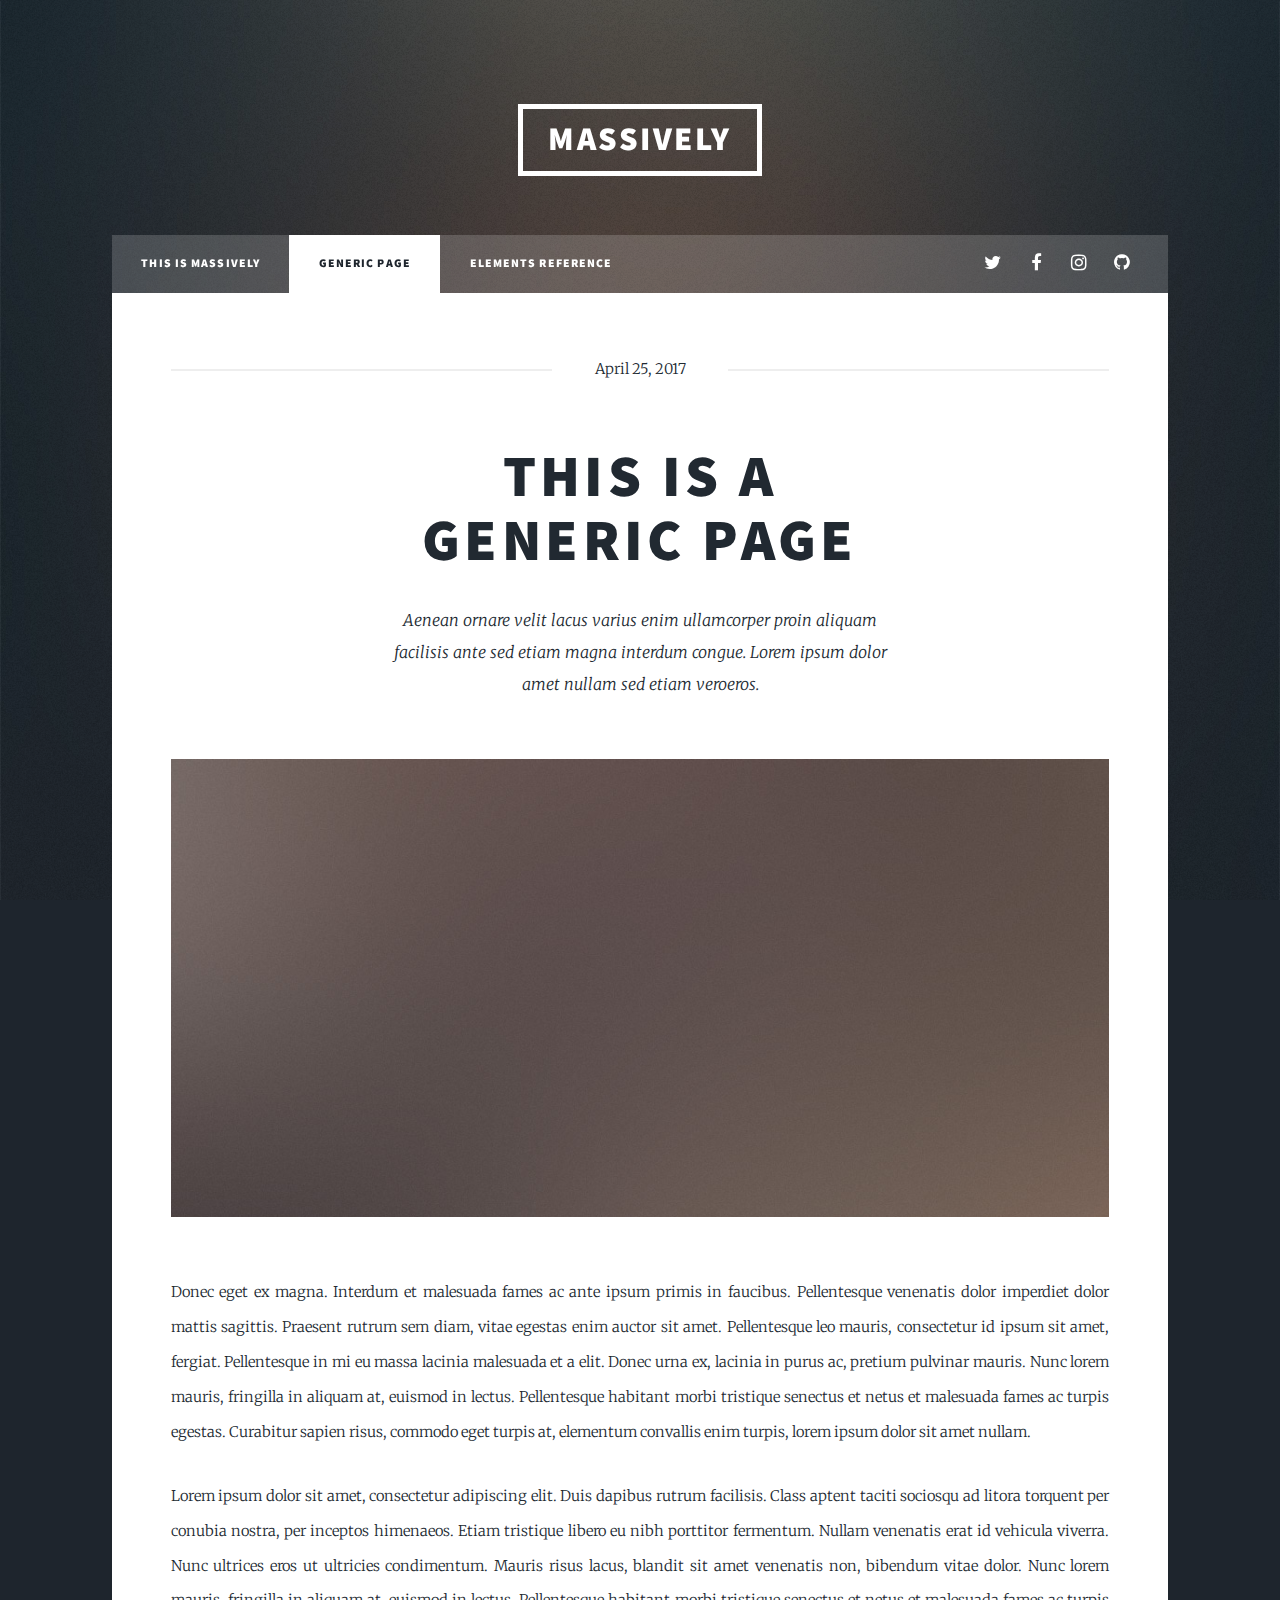
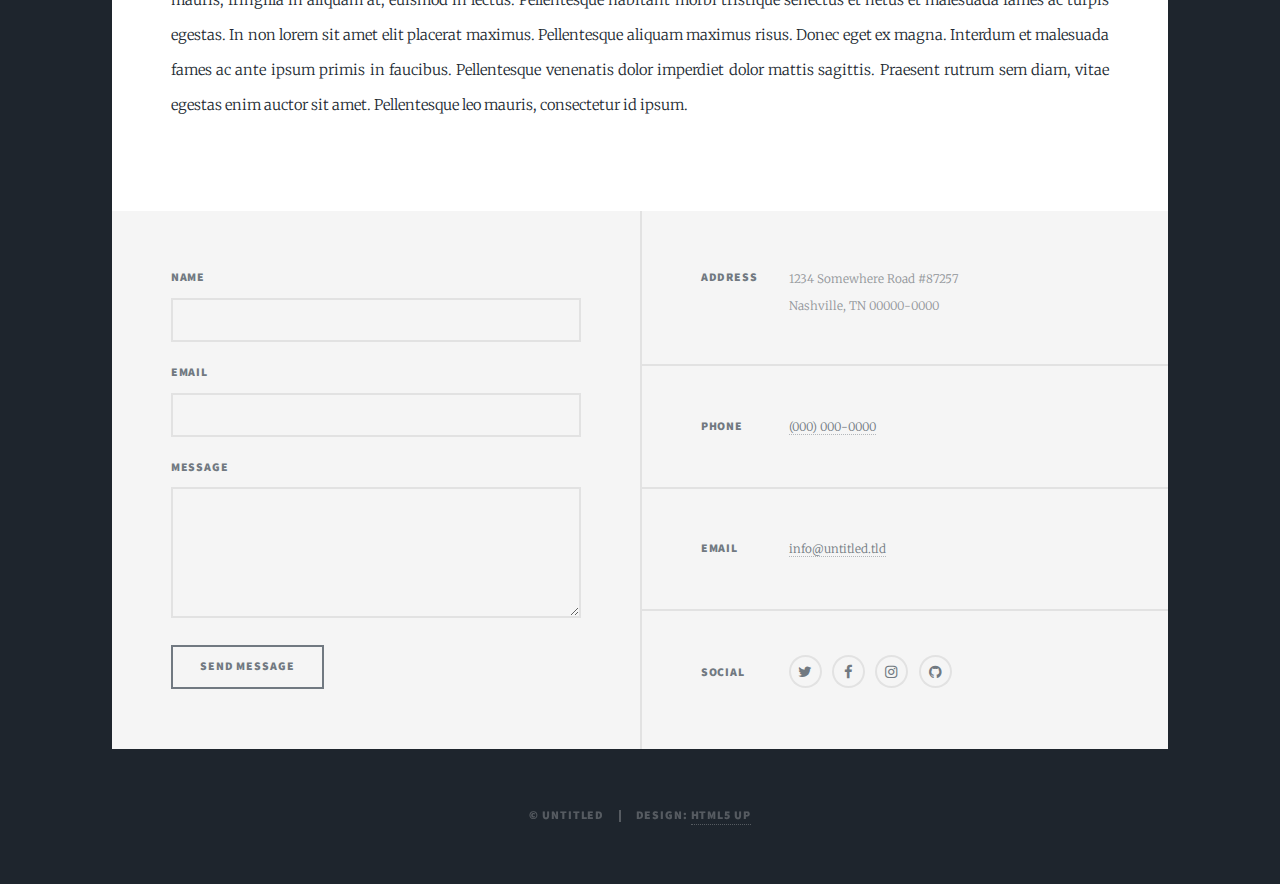
<file: blog/generic.html>
<!DOCTYPE HTML>
<!--
	Massively by HTML5 UP
	html5up.net | @ajlkn
	Free for personal and commercial use under the CCA 3.0 license (html5up.net/license)
-->
<html>
	<head>
		<title>Generic Page - Massively by HTML5 UP</title>
		<meta charset="utf-8" />
		<meta name="viewport" content="width=device-width, initial-scale=1, user-scalable=no" />
		<link rel="stylesheet" href="assets/css/main.css" />
		<noscript><link rel="stylesheet" href="assets/css/noscript.css" /></noscript>
	</head>
	<body class="is-loading">

		<!-- Wrapper -->
			<div id="wrapper">

				<!-- Header -->
					<header id="header">
						<a href="index.html" class="logo">Massively</a>
					</header>

				<!-- Nav -->
					<nav id="nav">
						<ul class="links">
							<li><a href="index.html">This is Massively</a></li>
							<li class="active"><a href="generic.html">Generic Page</a></li>
							<li><a href="elements.html">Elements Reference</a></li>
						</ul>
						<ul class="icons">
							<li><a href="#" class="icon fa-twitter"><span class="label">Twitter</span></a></li>
							<li><a href="#" class="icon fa-facebook"><span class="label">Facebook</span></a></li>
							<li><a href="#" class="icon fa-instagram"><span class="label">Instagram</span></a></li>
							<li><a href="#" class="icon fa-github"><span class="label">GitHub</span></a></li>
						</ul>
					</nav>

				<!-- Main -->
					<div id="main">

						<!-- Post -->
							<section class="post">
								<header class="major">
									<span class="date">April 25, 2017</span>
									<h1>This is a<br />
									Generic Page</h1>
									<p>Aenean ornare velit lacus varius enim ullamcorper proin aliquam<br />
									facilisis ante sed etiam magna interdum congue. Lorem ipsum dolor<br />
									amet nullam sed etiam veroeros.</p>
								</header>
								<div class="image main"><img src="images/pic01.jpg" alt="" /></div>
								<p>Donec eget ex magna. Interdum et malesuada fames ac ante ipsum primis in faucibus. Pellentesque venenatis dolor imperdiet dolor mattis sagittis. Praesent rutrum sem diam, vitae egestas enim auctor sit amet. Pellentesque leo mauris, consectetur id ipsum sit amet, fergiat. Pellentesque in mi eu massa lacinia malesuada et a elit. Donec urna ex, lacinia in purus ac, pretium pulvinar mauris. Nunc lorem mauris, fringilla in aliquam at, euismod in lectus. Pellentesque habitant morbi tristique senectus et netus et malesuada fames ac turpis egestas. Curabitur sapien risus, commodo eget turpis at, elementum convallis enim turpis, lorem ipsum dolor sit amet nullam.</p>
								<p>Lorem ipsum dolor sit amet, consectetur adipiscing elit. Duis dapibus rutrum facilisis. Class aptent taciti sociosqu ad litora torquent per conubia nostra, per inceptos himenaeos. Etiam tristique libero eu nibh porttitor fermentum. Nullam venenatis erat id vehicula viverra. Nunc ultrices eros ut ultricies condimentum. Mauris risus lacus, blandit sit amet venenatis non, bibendum vitae dolor. Nunc lorem mauris, fringilla in aliquam at, euismod in lectus. Pellentesque habitant morbi tristique senectus et netus et malesuada fames ac turpis egestas. In non lorem sit amet elit placerat maximus. Pellentesque aliquam maximus risus. Donec eget ex magna. Interdum et malesuada fames ac ante ipsum primis in faucibus. Pellentesque venenatis dolor imperdiet dolor mattis sagittis. Praesent rutrum sem diam, vitae egestas enim auctor sit amet. Pellentesque leo mauris, consectetur id ipsum.</p>
							</section>

					</div>

				<!-- Footer -->
					<footer id="footer">
						<section>
							<form method="post" action="#">
								<div class="field">
									<label for="name">Name</label>
									<input type="text" name="name" id="name" />
								</div>
								<div class="field">
									<label for="email">Email</label>
									<input type="text" name="email" id="email" />
								</div>
								<div class="field">
									<label for="message">Message</label>
									<textarea name="message" id="message" rows="3"></textarea>
								</div>
								<ul class="actions">
									<li><input type="submit" value="Send Message" /></li>
								</ul>
							</form>
						</section>
						<section class="split contact">
							<section class="alt">
								<h3>Address</h3>
								<p>1234 Somewhere Road #87257<br />
								Nashville, TN 00000-0000</p>
							</section>
							<section>
								<h3>Phone</h3>
								<p><a href="#">(000) 000-0000</a></p>
							</section>
							<section>
								<h3>Email</h3>
								<p><a href="#">info@untitled.tld</a></p>
							</section>
							<section>
								<h3>Social</h3>
								<ul class="icons alt">
									<li><a href="#" class="icon alt fa-twitter"><span class="label">Twitter</span></a></li>
									<li><a href="#" class="icon alt fa-facebook"><span class="label">Facebook</span></a></li>
									<li><a href="#" class="icon alt fa-instagram"><span class="label">Instagram</span></a></li>
									<li><a href="#" class="icon alt fa-github"><span class="label">GitHub</span></a></li>
								</ul>
							</section>
						</section>
					</footer>

				<!-- Copyright -->
					<div id="copyright">
						<ul><li>&copy; Untitled</li><li>Design: <a href="https://html5up.net">HTML5 UP</a></li></ul>
					</div>

			</div>

		<!-- Scripts -->
			<script src="assets/js/jquery.min.js"></script>
			<script src="assets/js/jquery.scrollex.min.js"></script>
			<script src="assets/js/jquery.scrolly.min.js"></script>
			<script src="assets/js/skel.min.js"></script>
			<script src="assets/js/util.js"></script>
			<script src="assets/js/main.js"></script>

	</body>
</html>
</file>
<file: community/assets/css/ie9.css>
/*
	Hyperspace by HTML5 UP
	html5up.net | @ajlkn
	Free for personal and commercial use under the CCA 3.0 license (html5up.net/license)
*/

/* Type */

	h1.major:after {
		background: #b74e91;
	}

/* Wrapper */

	.wrapper.fullscreen {
		min-height: 0;
		padding-bottom: 6em;
		padding-top: 6em;
	}

		body.is-ie .wrapper.fullscreen {
			height: auto;
		}

/* Spotlights */

	.spotlights > section {
		padding-left: 20em;
		position: relative;
	}

		.spotlights > section > .image {
			height: 100%;
			left: 0;
			position: absolute;
			top: 0;
			width: 20em;
		}

		.spotlights > section > .content {
			width: 100%;
		}

/* Features */

	.features:after {
		clear: both;
		content: '';
		display: block;
	}

	.features section {
		float: left;
	}

/* Split */

	.split:after {
		clear: both;
		content: '';
		display: block;
	}

	.split > * {
		float: left;
	}

/* Sidebar */

	#sidebar nav a:after {
		background-color: #b74e91;
	}

/* Header */

	#header:after {
		clear: both;
		content: '';
		display: block;
	}

	#header > .title {
		float: left;
	}

	#header > nav {
		float: right;
	}
</file>
<file: community/assets/css/ie8.css>
/*
	Hyperspace by HTML5 UP
	html5up.net | @ajlkn
	Free for personal and commercial use under the CCA 3.0 license (html5up.net/license)
*/

/* Type */

	body, input, select, textarea {
		color: #ffffff;
	}

/* Button */

	input[type="submit"],
	input[type="reset"],
	input[type="button"],
	button,
	.button {
		position: relative;
	}

		input[type="submit"]:after,
		input[type="reset"]:after,
		input[type="button"]:after,
		button:after,
		.button:after {
			display: none;
		}

/* Features */

	.features {
		border: solid 1px;
	}

/* Form */

	input[type="text"],
	input[type="password"],
	input[type="email"],
	input[type="tel"],
	select,
	textarea {
		background: transparent;
		border: solid 1px;
	}

/* Split */

	.split.style1 > :first-child {
		padding-right: 2em;
		width: 70%;
	}
</file>
<file: creator/assets/css/ie9.css>
/*
	Identity by HTML5 UP
	html5up.net | @ajlkn
	Free for personal and commercial use under the CCA 3.0 license (html5up.net/license)
*/

/* Basic */

	body {
		background-image: url("../../images/bg.jpg");
		background-repeat: no-repeat;
		background-size: cover;
		background-position: bottom center;
		background-attachment: fixed;
	}

		body:after {
			display: none;
		}

/* List */

	ul.icons li a:before {
		color: #c8cccf;
	}

	ul.icons li a:hover:before {
		color: #ff7496;
	}

/* Wrapper */

	#wrapper {
		text-align: center;
	}

/* Main */

	#main {
		display: inline-block;
	}
</file>
<file: creator/assets/css/ie8.css>
/*
	Identity by HTML5 UP
	html5up.net | @ajlkn
	Free for personal and commercial use under the CCA 3.0 license (html5up.net/license)
*/

/* List */

	ul.icons li a {
		-ms-behavior: url("assets/js/PIE.htc");
	}

		ul.icons li a:before {
			text-align: center;
			font-size: 26px;
		}

/* Main */

	#main {
		-ms-behavior: url("assets/js/PIE.htc");
	}

		#main .avatar img {
			-ms-behavior: url("assets/js/PIE.htc");
		}

/* Footer */

	#footer {
		color: #fff;
	}

		#footer .copyright li {
			border-left: solid 1px #fff;
		}
</file>
<file: creator/assets/css/noscript.css>
/*
	Identity by HTML5 UP
	html5up.net | @ajlkn
	Free for personal and commercial use under the CCA 3.0 license (html5up.net/license)
*/

/* Basic */

	body:after {
		display: none;
	}

/* Main */

	#main {
		-moz-transform: none !important;
		-webkit-transform: none !important;
		-ms-transform: none !important;
		transform: none !important;
		opacity: 1 !important;
	}
</file>
<file: blog/assets/css/main.css>
@import url(font-awesome.min.css);
@import url("https://fonts.googleapis.com/css?family=Merriweather:300,700,300italic,700italic|Source+Sans+Pro:900");

/*
	Massively by HTML5 UP
	html5up.net | @ajlkn
	Free for personal and commercial use under the CCA 3.0 license (html5up.net/license)
*/

/* Reset */

	html, body, div, span, applet, object, iframe, h1, h2, h3, h4, h5, h6, p, blockquote, pre, a, abbr, acronym, address, big, cite, code, del, dfn, em, img, ins, kbd, q, s, samp, small, strike, strong, sub, sup, tt, var, b, u, i, center, dl, dt, dd, ol, ul, li, fieldset, form, label, legend, table, caption, tbody, tfoot, thead, tr, th, td, article, aside, canvas, details, embed, figure, figcaption, footer, header, hgroup, menu, nav, output, ruby, section, summary, time, mark, audio, video {
		margin: 0;
		padding: 0;
		border: 0;
		font-size: 100%;
		font: inherit;
		vertical-align: baseline;
	}

	article, aside, details, figcaption, figure, footer, header, hgroup, menu, nav, section {
		display: block;
	}

	body {
		line-height: 1;
	}

	ol, ul {
		list-style: none;
	}

	blockquote, q {
		quotes: none;
	}

	blockquote:before, blockquote:after, q:before, q:after {
		content: '';
		content: none;
	}

	table {
		border-collapse: collapse;
		border-spacing: 0;
	}

	body {
		-webkit-text-size-adjust: none;
	}

/* Box Model */

	*, *:before, *:after {
		-moz-box-sizing: border-box;
		-webkit-box-sizing: border-box;
		box-sizing: border-box;
	}

/* Grid */

	.row {
		border-bottom: solid 1px transparent;
		-moz-box-sizing: border-box;
		-webkit-box-sizing: border-box;
		box-sizing: border-box;
	}

	.row > * {
		float: left;
		-moz-box-sizing: border-box;
		-webkit-box-sizing: border-box;
		box-sizing: border-box;
	}

	.row:after, .row:before {
		content: '';
		display: block;
		clear: both;
		height: 0;
	}

	.row.uniform > * > :first-child {
		margin-top: 0;
	}

	.row.uniform > * > :last-child {
		margin-bottom: 0;
	}

	.row.\30 \25 > * {
		padding: 0 0 0 0rem;
	}

	.row.\30 \25 {
		margin: 0 0 -1px 0rem;
	}

	.row.uniform.\30 \25 > * {
		padding: 0rem 0 0 0rem;
	}

	.row.uniform.\30 \25 {
		margin: 0rem 0 -1px 0rem;
	}

	.row > * {
		padding: 0 0 0 1.5rem;
	}

	.row {
		margin: 0 0 -1px -1.5rem;
	}

	.row.uniform > * {
		padding: 1.5rem 0 0 1.5rem;
	}

	.row.uniform {
		margin: -1.5rem 0 -1px -1.5rem;
	}

	.row.\32 00\25 > * {
		padding: 0 0 0 3rem;
	}

	.row.\32 00\25 {
		margin: 0 0 -1px -3rem;
	}

	.row.uniform.\32 00\25 > * {
		padding: 3rem 0 0 3rem;
	}

	.row.uniform.\32 00\25 {
		margin: -3rem 0 -1px -3rem;
	}

	.row.\31 50\25 > * {
		padding: 0 0 0 2.25rem;
	}

	.row.\31 50\25 {
		margin: 0 0 -1px -2.25rem;
	}

	.row.uniform.\31 50\25 > * {
		padding: 2.25rem 0 0 2.25rem;
	}

	.row.uniform.\31 50\25 {
		margin: -2.25rem 0 -1px -2.25rem;
	}

	.row.\35 0\25 > * {
		padding: 0 0 0 0.75rem;
	}

	.row.\35 0\25 {
		margin: 0 0 -1px -0.75rem;
	}

	.row.uniform.\35 0\25 > * {
		padding: 0.75rem 0 0 0.75rem;
	}

	.row.uniform.\35 0\25 {
		margin: -0.75rem 0 -1px -0.75rem;
	}

	.row.\32 5\25 > * {
		padding: 0 0 0 0.375rem;
	}

	.row.\32 5\25 {
		margin: 0 0 -1px -0.375rem;
	}

	.row.uniform.\32 5\25 > * {
		padding: 0.375rem 0 0 0.375rem;
	}

	.row.uniform.\32 5\25 {
		margin: -0.375rem 0 -1px -0.375rem;
	}

	.\31 2u, .\31 2u\24 {
		width: 100%;
		clear: none;
		margin-left: 0;
	}

	.\31 1u, .\31 1u\24 {
		width: 91.6666666667%;
		clear: none;
		margin-left: 0;
	}

	.\31 0u, .\31 0u\24 {
		width: 83.3333333333%;
		clear: none;
		margin-left: 0;
	}

	.\39 u, .\39 u\24 {
		width: 75%;
		clear: none;
		margin-left: 0;
	}

	.\38 u, .\38 u\24 {
		width: 66.6666666667%;
		clear: none;
		margin-left: 0;
	}

	.\37 u, .\37 u\24 {
		width: 58.3333333333%;
		clear: none;
		margin-left: 0;
	}

	.\36 u, .\36 u\24 {
		width: 50%;
		clear: none;
		margin-left: 0;
	}

	.\35 u, .\35 u\24 {
		width: 41.6666666667%;
		clear: none;
		margin-left: 0;
	}

	.\34 u, .\34 u\24 {
		width: 33.3333333333%;
		clear: none;
		margin-left: 0;
	}

	.\33 u, .\33 u\24 {
		width: 25%;
		clear: none;
		margin-left: 0;
	}

	.\32 u, .\32 u\24 {
		width: 16.6666666667%;
		clear: none;
		margin-left: 0;
	}

	.\31 u, .\31 u\24 {
		width: 8.3333333333%;
		clear: none;
		margin-left: 0;
	}

	.\31 2u\24 + *,
	.\31 1u\24 + *,
	.\31 0u\24 + *,
	.\39 u\24 + *,
	.\38 u\24 + *,
	.\37 u\24 + *,
	.\36 u\24 + *,
	.\35 u\24 + *,
	.\34 u\24 + *,
	.\33 u\24 + *,
	.\32 u\24 + *,
	.\31 u\24 + * {
		clear: left;
	}

	.\-11u {
		margin-left: 91.66667%;
	}

	.\-10u {
		margin-left: 83.33333%;
	}

	.\-9u {
		margin-left: 75%;
	}

	.\-8u {
		margin-left: 66.66667%;
	}

	.\-7u {
		margin-left: 58.33333%;
	}

	.\-6u {
		margin-left: 50%;
	}

	.\-5u {
		margin-left: 41.66667%;
	}

	.\-4u {
		margin-left: 33.33333%;
	}

	.\-3u {
		margin-left: 25%;
	}

	.\-2u {
		margin-left: 16.66667%;
	}

	.\-1u {
		margin-left: 8.33333%;
	}

	@media screen and (max-width: 1680px) {

		.row > * {
			padding: 0 0 0 1.5rem;
		}

		.row {
			margin: 0 0 -1px -1.5rem;
		}

		.row.uniform > * {
			padding: 1.5rem 0 0 1.5rem;
		}

		.row.uniform {
			margin: -1.5rem 0 -1px -1.5rem;
		}

		.row.\32 00\25 > * {
			padding: 0 0 0 3rem;
		}

		.row.\32 00\25 {
			margin: 0 0 -1px -3rem;
		}

		.row.uniform.\32 00\25 > * {
			padding: 3rem 0 0 3rem;
		}

		.row.uniform.\32 00\25 {
			margin: -3rem 0 -1px -3rem;
		}

		.row.\31 50\25 > * {
			padding: 0 0 0 2.25rem;
		}

		.row.\31 50\25 {
			margin: 0 0 -1px -2.25rem;
		}

		.row.uniform.\31 50\25 > * {
			padding: 2.25rem 0 0 2.25rem;
		}

		.row.uniform.\31 50\25 {
			margin: -2.25rem 0 -1px -2.25rem;
		}

		.row.\35 0\25 > * {
			padding: 0 0 0 0.75rem;
		}

		.row.\35 0\25 {
			margin: 0 0 -1px -0.75rem;
		}

		.row.uniform.\35 0\25 > * {
			padding: 0.75rem 0 0 0.75rem;
		}

		.row.uniform.\35 0\25 {
			margin: -0.75rem 0 -1px -0.75rem;
		}

		.row.\32 5\25 > * {
			padding: 0 0 0 0.375rem;
		}

		.row.\32 5\25 {
			margin: 0 0 -1px -0.375rem;
		}

		.row.uniform.\32 5\25 > * {
			padding: 0.375rem 0 0 0.375rem;
		}

		.row.uniform.\32 5\25 {
			margin: -0.375rem 0 -1px -0.375rem;
		}

		.\31 2u\28xlarge\29, .\31 2u\24\28xlarge\29 {
			width: 100%;
			clear: none;
			margin-left: 0;
		}

		.\31 1u\28xlarge\29, .\31 1u\24\28xlarge\29 {
			width: 91.6666666667%;
			clear: none;
			margin-left: 0;
		}

		.\31 0u\28xlarge\29, .\31 0u\24\28xlarge\29 {
			width: 83.3333333333%;
			clear: none;
			margin-left: 0;
		}

		.\39 u\28xlarge\29, .\39 u\24\28xlarge\29 {
			width: 75%;
			clear: none;
			margin-left: 0;
		}

		.\38 u\28xlarge\29, .\38 u\24\28xlarge\29 {
			width: 66.6666666667%;
			clear: none;
			margin-left: 0;
		}

		.\37 u\28xlarge\29, .\37 u\24\28xlarge\29 {
			width: 58.3333333333%;
			clear: none;
			margin-left: 0;
		}

		.\36 u\28xlarge\29, .\36 u\24\28xlarge\29 {
			width: 50%;
			clear: none;
			margin-left: 0;
		}

		.\35 u\28xlarge\29, .\35 u\24\28xlarge\29 {
			width: 41.6666666667%;
			clear: none;
			margin-left: 0;
		}

		.\34 u\28xlarge\29, .\34 u\24\28xlarge\29 {
			width: 33.3333333333%;
			clear: none;
			margin-left: 0;
		}

		.\33 u\28xlarge\29, .\33 u\24\28xlarge\29 {
			width: 25%;
			clear: none;
			margin-left: 0;
		}

		.\32 u\28xlarge\29, .\32 u\24\28xlarge\29 {
			width: 16.6666666667%;
			clear: none;
			margin-left: 0;
		}

		.\31 u\28xlarge\29, .\31 u\24\28xlarge\29 {
			width: 8.3333333333%;
			clear: none;
			margin-left: 0;
		}

		.\31 2u\24\28xlarge\29 + *,
		.\31 1u\24\28xlarge\29 + *,
		.\31 0u\24\28xlarge\29 + *,
		.\39 u\24\28xlarge\29 + *,
		.\38 u\24\28xlarge\29 + *,
		.\37 u\24\28xlarge\29 + *,
		.\36 u\24\28xlarge\29 + *,
		.\35 u\24\28xlarge\29 + *,
		.\34 u\24\28xlarge\29 + *,
		.\33 u\24\28xlarge\29 + *,
		.\32 u\24\28xlarge\29 + *,
		.\31 u\24\28xlarge\29 + * {
			clear: left;
		}

		.\-11u\28xlarge\29 {
			margin-left: 91.66667%;
		}

		.\-10u\28xlarge\29 {
			margin-left: 83.33333%;
		}

		.\-9u\28xlarge\29 {
			margin-left: 75%;
		}

		.\-8u\28xlarge\29 {
			margin-left: 66.66667%;
		}

		.\-7u\28xlarge\29 {
			margin-left: 58.33333%;
		}

		.\-6u\28xlarge\29 {
			margin-left: 50%;
		}

		.\-5u\28xlarge\29 {
			margin-left: 41.66667%;
		}

		.\-4u\28xlarge\29 {
			margin-left: 33.33333%;
		}

		.\-3u\28xlarge\29 {
			margin-left: 25%;
		}

		.\-2u\28xlarge\29 {
			margin-left: 16.66667%;
		}

		.\-1u\28xlarge\29 {
			margin-left: 8.33333%;
		}

	}

	@media screen and (max-width: 1280px) {

		.row > * {
			padding: 0 0 0 1.5rem;
		}

		.row {
			margin: 0 0 -1px -1.5rem;
		}

		.row.uniform > * {
			padding: 1.5rem 0 0 1.5rem;
		}

		.row.uniform {
			margin: -1.5rem 0 -1px -1.5rem;
		}

		.row.\32 00\25 > * {
			padding: 0 0 0 3rem;
		}

		.row.\32 00\25 {
			margin: 0 0 -1px -3rem;
		}

		.row.uniform.\32 00\25 > * {
			padding: 3rem 0 0 3rem;
		}

		.row.uniform.\32 00\25 {
			margin: -3rem 0 -1px -3rem;
		}

		.row.\31 50\25 > * {
			padding: 0 0 0 2.25rem;
		}

		.row.\31 50\25 {
			margin: 0 0 -1px -2.25rem;
		}

		.row.uniform.\31 50\25 > * {
			padding: 2.25rem 0 0 2.25rem;
		}

		.row.uniform.\31 50\25 {
			margin: -2.25rem 0 -1px -2.25rem;
		}

		.row.\35 0\25 > * {
			padding: 0 0 0 0.75rem;
		}

		.row.\35 0\25 {
			margin: 0 0 -1px -0.75rem;
		}

		.row.uniform.\35 0\25 > * {
			padding: 0.75rem 0 0 0.75rem;
		}

		.row.uniform.\35 0\25 {
			margin: -0.75rem 0 -1px -0.75rem;
		}

		.row.\32 5\25 > * {
			padding: 0 0 0 0.375rem;
		}

		.row.\32 5\25 {
			margin: 0 0 -1px -0.375rem;
		}

		.row.uniform.\32 5\25 > * {
			padding: 0.375rem 0 0 0.375rem;
		}

		.row.uniform.\32 5\25 {
			margin: -0.375rem 0 -1px -0.375rem;
		}

		.\31 2u\28large\29, .\31 2u\24\28large\29 {
			width: 100%;
			clear: none;
			margin-left: 0;
		}

		.\31 1u\28large\29, .\31 1u\24\28large\29 {
			width: 91.6666666667%;
			clear: none;
			margin-left: 0;
		}

		.\31 0u\28large\29, .\31 0u\24\28large\29 {
			width: 83.3333333333%;
			clear: none;
			margin-left: 0;
		}

		.\39 u\28large\29, .\39 u\24\28large\29 {
			width: 75%;
			clear: none;
			margin-left: 0;
		}

		.\38 u\28large\29, .\38 u\24\28large\29 {
			width: 66.6666666667%;
			clear: none;
			margin-left: 0;
		}

		.\37 u\28large\29, .\37 u\24\28large\29 {
			width: 58.3333333333%;
			clear: none;
			margin-left: 0;
		}

		.\36 u\28large\29, .\36 u\24\28large\29 {
			width: 50%;
			clear: none;
			margin-left: 0;
		}

		.\35 u\28large\29, .\35 u\24\28large\29 {
			width: 41.6666666667%;
			clear: none;
			margin-left: 0;
		}

		.\34 u\28large\29, .\34 u\24\28large\29 {
			width: 33.3333333333%;
			clear: none;
			margin-left: 0;
		}

		.\33 u\28large\29, .\33 u\24\28large\29 {
			width: 25%;
			clear: none;
			margin-left: 0;
		}

		.\32 u\28large\29, .\32 u\24\28large\29 {
			width: 16.6666666667%;
			clear: none;
			margin-left: 0;
		}

		.\31 u\28large\29, .\31 u\24\28large\29 {
			width: 8.3333333333%;
			clear: none;
			margin-left: 0;
		}

		.\31 2u\24\28large\29 + *,
		.\31 1u\24\28large\29 + *,
		.\31 0u\24\28large\29 + *,
		.\39 u\24\28large\29 + *,
		.\38 u\24\28large\29 + *,
		.\37 u\24\28large\29 + *,
		.\36 u\24\28large\29 + *,
		.\35 u\24\28large\29 + *,
		.\34 u\24\28large\29 + *,
		.\33 u\24\28large\29 + *,
		.\32 u\24\28large\29 + *,
		.\31 u\24\28large\29 + * {
			clear: left;
		}

		.\-11u\28large\29 {
			margin-left: 91.66667%;
		}

		.\-10u\28large\29 {
			margin-left: 83.33333%;
		}

		.\-9u\28large\29 {
			margin-left: 75%;
		}

		.\-8u\28large\29 {
			margin-left: 66.66667%;
		}

		.\-7u\28large\29 {
			margin-left: 58.33333%;
		}

		.\-6u\28large\29 {
			margin-left: 50%;
		}

		.\-5u\28large\29 {
			margin-left: 41.66667%;
		}

		.\-4u\28large\29 {
			margin-left: 33.33333%;
		}

		.\-3u\28large\29 {
			margin-left: 25%;
		}

		.\-2u\28large\29 {
			margin-left: 16.66667%;
		}

		.\-1u\28large\29 {
			margin-left: 8.33333%;
		}

	}

	@media screen and (max-width: 980px) {

		.row > * {
			padding: 0 0 0 1.5rem;
		}

		.row {
			margin: 0 0 -1px -1.5rem;
		}

		.row.uniform > * {
			padding: 1.5rem 0 0 1.5rem;
		}

		.row.uniform {
			margin: -1.5rem 0 -1px -1.5rem;
		}

		.row.\32 00\25 > * {
			padding: 0 0 0 3rem;
		}

		.row.\32 00\25 {
			margin: 0 0 -1px -3rem;
		}

		.row.uniform.\32 00\25 > * {
			padding: 3rem 0 0 3rem;
		}

		.row.uniform.\32 00\25 {
			margin: -3rem 0 -1px -3rem;
		}

		.row.\31 50\25 > * {
			padding: 0 0 0 2.25rem;
		}

		.row.\31 50\25 {
			margin: 0 0 -1px -2.25rem;
		}

		.row.uniform.\31 50\25 > * {
			padding: 2.25rem 0 0 2.25rem;
		}

		.row.uniform.\31 50\25 {
			margin: -2.25rem 0 -1px -2.25rem;
		}

		.row.\35 0\25 > * {
			padding: 0 0 0 0.75rem;
		}

		.row.\35 0\25 {
			margin: 0 0 -1px -0.75rem;
		}

		.row.uniform.\35 0\25 > * {
			padding: 0.75rem 0 0 0.75rem;
		}

		.row.uniform.\35 0\25 {
			margin: -0.75rem 0 -1px -0.75rem;
		}

		.row.\32 5\25 > * {
			padding: 0 0 0 0.375rem;
		}

		.row.\32 5\25 {
			margin: 0 0 -1px -0.375rem;
		}

		.row.uniform.\32 5\25 > * {
			padding: 0.375rem 0 0 0.375rem;
		}

		.row.uniform.\32 5\25 {
			margin: -0.375rem 0 -1px -0.375rem;
		}

		.\31 2u\28medium\29, .\31 2u\24\28medium\29 {
			width: 100%;
			clear: none;
			margin-left: 0;
		}

		.\31 1u\28medium\29, .\31 1u\24\28medium\29 {
			width: 91.6666666667%;
			clear: none;
			margin-left: 0;
		}

		.\31 0u\28medium\29, .\31 0u\24\28medium\29 {
			width: 83.3333333333%;
			clear: none;
			margin-left: 0;
		}

		.\39 u\28medium\29, .\39 u\24\28medium\29 {
			width: 75%;
			clear: none;
			margin-left: 0;
		}

		.\38 u\28medium\29, .\38 u\24\28medium\29 {
			width: 66.6666666667%;
			clear: none;
			margin-left: 0;
		}

		.\37 u\28medium\29, .\37 u\24\28medium\29 {
			width: 58.3333333333%;
			clear: none;
			margin-left: 0;
		}

		.\36 u\28medium\29, .\36 u\24\28medium\29 {
			width: 50%;
			clear: none;
			margin-left: 0;
		}

		.\35 u\28medium\29, .\35 u\24\28medium\29 {
			width: 41.6666666667%;
			clear: none;
			margin-left: 0;
		}

		.\34 u\28medium\29, .\34 u\24\28medium\29 {
			width: 33.3333333333%;
			clear: none;
			margin-left: 0;
		}

		.\33 u\28medium\29, .\33 u\24\28medium\29 {
			width: 25%;
			clear: none;
			margin-left: 0;
		}

		.\32 u\28medium\29, .\32 u\24\28medium\29 {
			width: 16.6666666667%;
			clear: none;
			margin-left: 0;
		}

		.\31 u\28medium\29, .\31 u\24\28medium\29 {
			width: 8.3333333333%;
			clear: none;
			margin-left: 0;
		}

		.\31 2u\24\28medium\29 + *,
		.\31 1u\24\28medium\29 + *,
		.\31 0u\24\28medium\29 + *,
		.\39 u\24\28medium\29 + *,
		.\38 u\24\28medium\29 + *,
		.\37 u\24\28medium\29 + *,
		.\36 u\24\28medium\29 + *,
		.\35 u\24\28medium\29 + *,
		.\34 u\24\28medium\29 + *,
		.\33 u\24\28medium\29 + *,
		.\32 u\24\28medium\29 + *,
		.\31 u\24\28medium\29 + * {
			clear: left;
		}

		.\-11u\28medium\29 {
			margin-left: 91.66667%;
		}

		.\-10u\28medium\29 {
			margin-left: 83.33333%;
		}

		.\-9u\28medium\29 {
			margin-left: 75%;
		}

		.\-8u\28medium\29 {
			margin-left: 66.66667%;
		}

		.\-7u\28medium\29 {
			margin-left: 58.33333%;
		}

		.\-6u\28medium\29 {
			margin-left: 50%;
		}

		.\-5u\28medium\29 {
			margin-left: 41.66667%;
		}

		.\-4u\28medium\29 {
			margin-left: 33.33333%;
		}

		.\-3u\28medium\29 {
			margin-left: 25%;
		}

		.\-2u\28medium\29 {
			margin-left: 16.66667%;
		}

		.\-1u\28medium\29 {
			margin-left: 8.33333%;
		}

	}

	@media screen and (max-width: 736px) {

		.row > * {
			padding: 0 0 0 1.5rem;
		}

		.row {
			margin: 0 0 -1px -1.5rem;
		}

		.row.uniform > * {
			padding: 1.5rem 0 0 1.5rem;
		}

		.row.uniform {
			margin: -1.5rem 0 -1px -1.5rem;
		}

		.row.\32 00\25 > * {
			padding: 0 0 0 3rem;
		}

		.row.\32 00\25 {
			margin: 0 0 -1px -3rem;
		}

		.row.uniform.\32 00\25 > * {
			padding: 3rem 0 0 3rem;
		}

		.row.uniform.\32 00\25 {
			margin: -3rem 0 -1px -3rem;
		}

		.row.\31 50\25 > * {
			padding: 0 0 0 2.25rem;
		}

		.row.\31 50\25 {
			margin: 0 0 -1px -2.25rem;
		}

		.row.uniform.\31 50\25 > * {
			padding: 2.25rem 0 0 2.25rem;
		}

		.row.uniform.\31 50\25 {
			margin: -2.25rem 0 -1px -2.25rem;
		}

		.row.\35 0\25 > * {
			padding: 0 0 0 0.75rem;
		}

		.row.\35 0\25 {
			margin: 0 0 -1px -0.75rem;
		}

		.row.uniform.\35 0\25 > * {
			padding: 0.75rem 0 0 0.75rem;
		}

		.row.uniform.\35 0\25 {
			margin: -0.75rem 0 -1px -0.75rem;
		}

		.row.\32 5\25 > * {
			padding: 0 0 0 0.375rem;
		}

		.row.\32 5\25 {
			margin: 0 0 -1px -0.375rem;
		}

		.row.uniform.\32 5\25 > * {
			padding: 0.375rem 0 0 0.375rem;
		}

		.row.uniform.\32 5\25 {
			margin: -0.375rem 0 -1px -0.375rem;
		}

		.\31 2u\28small\29, .\31 2u\24\28small\29 {
			width: 100%;
			clear: none;
			margin-left: 0;
		}

		.\31 1u\28small\29, .\31 1u\24\28small\29 {
			width: 91.6666666667%;
			clear: none;
			margin-left: 0;
		}

		.\31 0u\28small\29, .\31 0u\24\28small\29 {
			width: 83.3333333333%;
			clear: none;
			margin-left: 0;
		}

		.\39 u\28small\29, .\39 u\24\28small\29 {
			width: 75%;
			clear: none;
			margin-left: 0;
		}

		.\38 u\28small\29, .\38 u\24\28small\29 {
			width: 66.6666666667%;
			clear: none;
			margin-left: 0;
		}

		.\37 u\28small\29, .\37 u\24\28small\29 {
			width: 58.3333333333%;
			clear: none;
			margin-left: 0;
		}

		.\36 u\28small\29, .\36 u\24\28small\29 {
			width: 50%;
			clear: none;
			margin-left: 0;
		}

		.\35 u\28small\29, .\35 u\24\28small\29 {
			width: 41.6666666667%;
			clear: none;
			margin-left: 0;
		}

		.\34 u\28small\29, .\34 u\24\28small\29 {
			width: 33.3333333333%;
			clear: none;
			margin-left: 0;
		}

		.\33 u\28small\29, .\33 u\24\28small\29 {
			width: 25%;
			clear: none;
			margin-left: 0;
		}

		.\32 u\28small\29, .\32 u\24\28small\29 {
			width: 16.6666666667%;
			clear: none;
			margin-left: 0;
		}

		.\31 u\28small\29, .\31 u\24\28small\29 {
			width: 8.3333333333%;
			clear: none;
			margin-left: 0;
		}

		.\31 2u\24\28small\29 + *,
		.\31 1u\24\28small\29 + *,
		.\31 0u\24\28small\29 + *,
		.\39 u\24\28small\29 + *,
		.\38 u\24\28small\29 + *,
		.\37 u\24\28small\29 + *,
		.\36 u\24\28small\29 + *,
		.\35 u\24\28small\29 + *,
		.\34 u\24\28small\29 + *,
		.\33 u\24\28small\29 + *,
		.\32 u\24\28small\29 + *,
		.\31 u\24\28small\29 + * {
			clear: left;
		}

		.\-11u\28small\29 {
			margin-left: 91.66667%;
		}

		.\-10u\28small\29 {
			margin-left: 83.33333%;
		}

		.\-9u\28small\29 {
			margin-left: 75%;
		}

		.\-8u\28small\29 {
			margin-left: 66.66667%;
		}

		.\-7u\28small\29 {
			margin-left: 58.33333%;
		}

		.\-6u\28small\29 {
			margin-left: 50%;
		}

		.\-5u\28small\29 {
			margin-left: 41.66667%;
		}

		.\-4u\28small\29 {
			margin-left: 33.33333%;
		}

		.\-3u\28small\29 {
			margin-left: 25%;
		}

		.\-2u\28small\29 {
			margin-left: 16.66667%;
		}

		.\-1u\28small\29 {
			margin-left: 8.33333%;
		}

	}

	@media screen and (max-width: 480px) {

		.row > * {
			padding: 0 0 0 1.5rem;
		}

		.row {
			margin: 0 0 -1px -1.5rem;
		}

		.row.uniform > * {
			padding: 1.5rem 0 0 1.5rem;
		}

		.row.uniform {
			margin: -1.5rem 0 -1px -1.5rem;
		}

		.row.\32 00\25 > * {
			padding: 0 0 0 3rem;
		}

		.row.\32 00\25 {
			margin: 0 0 -1px -3rem;
		}

		.row.uniform.\32 00\25 > * {
			padding: 3rem 0 0 3rem;
		}

		.row.uniform.\32 00\25 {
			margin: -3rem 0 -1px -3rem;
		}

		.row.\31 50\25 > * {
			padding: 0 0 0 2.25rem;
		}

		.row.\31 50\25 {
			margin: 0 0 -1px -2.25rem;
		}

		.row.uniform.\31 50\25 > * {
			padding: 2.25rem 0 0 2.25rem;
		}

		.row.uniform.\31 50\25 {
			margin: -2.25rem 0 -1px -2.25rem;
		}

		.row.\35 0\25 > * {
			padding: 0 0 0 0.75rem;
		}

		.row.\35 0\25 {
			margin: 0 0 -1px -0.75rem;
		}

		.row.uniform.\35 0\25 > * {
			padding: 0.75rem 0 0 0.75rem;
		}

		.row.uniform.\35 0\25 {
			margin: -0.75rem 0 -1px -0.75rem;
		}

		.row.\32 5\25 > * {
			padding: 0 0 0 0.375rem;
		}

		.row.\32 5\25 {
			margin: 0 0 -1px -0.375rem;
		}

		.row.uniform.\32 5\25 > * {
			padding: 0.375rem 0 0 0.375rem;
		}

		.row.uniform.\32 5\25 {
			margin: -0.375rem 0 -1px -0.375rem;
		}

		.\31 2u\28xsmall\29, .\31 2u\24\28xsmall\29 {
			width: 100%;
			clear: none;
			margin-left: 0;
		}

		.\31 1u\28xsmall\29, .\31 1u\24\28xsmall\29 {
			width: 91.6666666667%;
			clear: none;
			margin-left: 0;
		}

		.\31 0u\28xsmall\29, .\31 0u\24\28xsmall\29 {
			width: 83.3333333333%;
			clear: none;
			margin-left: 0;
		}

		.\39 u\28xsmall\29, .\39 u\24\28xsmall\29 {
			width: 75%;
			clear: none;
			margin-left: 0;
		}

		.\38 u\28xsmall\29, .\38 u\24\28xsmall\29 {
			width: 66.6666666667%;
			clear: none;
			margin-left: 0;
		}

		.\37 u\28xsmall\29, .\37 u\24\28xsmall\29 {
			width: 58.3333333333%;
			clear: none;
			margin-left: 0;
		}

		.\36 u\28xsmall\29, .\36 u\24\28xsmall\29 {
			width: 50%;
			clear: none;
			margin-left: 0;
		}

		.\35 u\28xsmall\29, .\35 u\24\28xsmall\29 {
			width: 41.6666666667%;
			clear: none;
			margin-left: 0;
		}

		.\34 u\28xsmall\29, .\34 u\24\28xsmall\29 {
			width: 33.3333333333%;
			clear: none;
			margin-left: 0;
		}

		.\33 u\28xsmall\29, .\33 u\24\28xsmall\29 {
			width: 25%;
			clear: none;
			margin-left: 0;
		}

		.\32 u\28xsmall\29, .\32 u\24\28xsmall\29 {
			width: 16.6666666667%;
			clear: none;
			margin-left: 0;
		}

		.\31 u\28xsmall\29, .\31 u\24\28xsmall\29 {
			width: 8.3333333333%;
			clear: none;
			margin-left: 0;
		}

		.\31 2u\24\28xsmall\29 + *,
		.\31 1u\24\28xsmall\29 + *,
		.\31 0u\24\28xsmall\29 + *,
		.\39 u\24\28xsmall\29 + *,
		.\38 u\24\28xsmall\29 + *,
		.\37 u\24\28xsmall\29 + *,
		.\36 u\24\28xsmall\29 + *,
		.\35 u\24\28xsmall\29 + *,
		.\34 u\24\28xsmall\29 + *,
		.\33 u\24\28xsmall\29 + *,
		.\32 u\24\28xsmall\29 + *,
		.\31 u\24\28xsmall\29 + * {
			clear: left;
		}

		.\-11u\28xsmall\29 {
			margin-left: 91.66667%;
		}

		.\-10u\28xsmall\29 {
			margin-left: 83.33333%;
		}

		.\-9u\28xsmall\29 {
			margin-left: 75%;
		}

		.\-8u\28xsmall\29 {
			margin-left: 66.66667%;
		}

		.\-7u\28xsmall\29 {
			margin-left: 58.33333%;
		}

		.\-6u\28xsmall\29 {
			margin-left: 50%;
		}

		.\-5u\28xsmall\29 {
			margin-left: 41.66667%;
		}

		.\-4u\28xsmall\29 {
			margin-left: 33.33333%;
		}

		.\-3u\28xsmall\29 {
			margin-left: 25%;
		}

		.\-2u\28xsmall\29 {
			margin-left: 16.66667%;
		}

		.\-1u\28xsmall\29 {
			margin-left: 8.33333%;
		}

	}

	@media screen and (max-width: 360px) {

		.row > * {
			padding: 0 0 0 1.5rem;
		}

		.row {
			margin: 0 0 -1px -1.5rem;
		}

		.row.uniform > * {
			padding: 1.5rem 0 0 1.5rem;
		}

		.row.uniform {
			margin: -1.5rem 0 -1px -1.5rem;
		}

		.row.\32 00\25 > * {
			padding: 0 0 0 3rem;
		}

		.row.\32 00\25 {
			margin: 0 0 -1px -3rem;
		}

		.row.uniform.\32 00\25 > * {
			padding: 3rem 0 0 3rem;
		}

		.row.uniform.\32 00\25 {
			margin: -3rem 0 -1px -3rem;
		}

		.row.\31 50\25 > * {
			padding: 0 0 0 2.25rem;
		}

		.row.\31 50\25 {
			margin: 0 0 -1px -2.25rem;
		}

		.row.uniform.\31 50\25 > * {
			padding: 2.25rem 0 0 2.25rem;
		}

		.row.uniform.\31 50\25 {
			margin: -2.25rem 0 -1px -2.25rem;
		}

		.row.\35 0\25 > * {
			padding: 0 0 0 0.75rem;
		}

		.row.\35 0\25 {
			margin: 0 0 -1px -0.75rem;
		}

		.row.uniform.\35 0\25 > * {
			padding: 0.75rem 0 0 0.75rem;
		}

		.row.uniform.\35 0\25 {
			margin: -0.75rem 0 -1px -0.75rem;
		}

		.row.\32 5\25 > * {
			padding: 0 0 0 0.375rem;
		}

		.row.\32 5\25 {
			margin: 0 0 -1px -0.375rem;
		}

		.row.uniform.\32 5\25 > * {
			padding: 0.375rem 0 0 0.375rem;
		}

		.row.uniform.\32 5\25 {
			margin: -0.375rem 0 -1px -0.375rem;
		}

		.\31 2u\28xxsmall\29, .\31 2u\24\28xxsmall\29 {
			width: 100%;
			clear: none;
			margin-left: 0;
		}

		.\31 1u\28xxsmall\29, .\31 1u\24\28xxsmall\29 {
			width: 91.6666666667%;
			clear: none;
			margin-left: 0;
		}

		.\31 0u\28xxsmall\29, .\31 0u\24\28xxsmall\29 {
			width: 83.3333333333%;
			clear: none;
			margin-left: 0;
		}

		.\39 u\28xxsmall\29, .\39 u\24\28xxsmall\29 {
			width: 75%;
			clear: none;
			margin-left: 0;
		}

		.\38 u\28xxsmall\29, .\38 u\24\28xxsmall\29 {
			width: 66.6666666667%;
			clear: none;
			margin-left: 0;
		}

		.\37 u\28xxsmall\29, .\37 u\24\28xxsmall\29 {
			width: 58.3333333333%;
			clear: none;
			margin-left: 0;
		}

		.\36 u\28xxsmall\29, .\36 u\24\28xxsmall\29 {
			width: 50%;
			clear: none;
			margin-left: 0;
		}

		.\35 u\28xxsmall\29, .\35 u\24\28xxsmall\29 {
			width: 41.6666666667%;
			clear: none;
			margin-left: 0;
		}

		.\34 u\28xxsmall\29, .\34 u\24\28xxsmall\29 {
			width: 33.3333333333%;
			clear: none;
			margin-left: 0;
		}

		.\33 u\28xxsmall\29, .\33 u\24\28xxsmall\29 {
			width: 25%;
			clear: none;
			margin-left: 0;
		}

		.\32 u\28xxsmall\29, .\32 u\24\28xxsmall\29 {
			width: 16.6666666667%;
			clear: none;
			margin-left: 0;
		}

		.\31 u\28xxsmall\29, .\31 u\24\28xxsmall\29 {
			width: 8.3333333333%;
			clear: none;
			margin-left: 0;
		}

		.\31 2u\24\28xxsmall\29 + *,
		.\31 1u\24\28xxsmall\29 + *,
		.\31 0u\24\28xxsmall\29 + *,
		.\39 u\24\28xxsmall\29 + *,
		.\38 u\24\28xxsmall\29 + *,
		.\37 u\24\28xxsmall\29 + *,
		.\36 u\24\28xxsmall\29 + *,
		.\35 u\24\28xxsmall\29 + *,
		.\34 u\24\28xxsmall\29 + *,
		.\33 u\24\28xxsmall\29 + *,
		.\32 u\24\28xxsmall\29 + *,
		.\31 u\24\28xxsmall\29 + * {
			clear: left;
		}

		.\-11u\28xxsmall\29 {
			margin-left: 91.66667%;
		}

		.\-10u\28xxsmall\29 {
			margin-left: 83.33333%;
		}

		.\-9u\28xxsmall\29 {
			margin-left: 75%;
		}

		.\-8u\28xxsmall\29 {
			margin-left: 66.66667%;
		}

		.\-7u\28xxsmall\29 {
			margin-left: 58.33333%;
		}

		.\-6u\28xxsmall\29 {
			margin-left: 50%;
		}

		.\-5u\28xxsmall\29 {
			margin-left: 41.66667%;
		}

		.\-4u\28xxsmall\29 {
			margin-left: 33.33333%;
		}

		.\-3u\28xxsmall\29 {
			margin-left: 25%;
		}

		.\-2u\28xxsmall\29 {
			margin-left: 16.66667%;
		}

		.\-1u\28xxsmall\29 {
			margin-left: 8.33333%;
		}

	}

/* Basic */

	@-ms-viewport {
		width: device-width;
	}

	body {
		-ms-overflow-style: scrollbar;
	}

	@media screen and (max-width: 480px) {

		html, body {
			min-width: 320px;
		}

	}

	body {
		background-color: #1e252d;
	}

		body.is-loading *, body.is-loading *:before, body.is-loading *:after {
			-moz-animation: none !important;
			-webkit-animation: none !important;
			-ms-animation: none !important;
			animation: none !important;
			-moz-transition: none !important;
			-webkit-transition: none !important;
			-ms-transition: none !important;
			transition: none !important;
		}

/* Type */

	html {
		font-size: 16pt;
	}

		@media screen and (max-width: 1680px) {

			html {
				font-size: 12pt;
			}

		}

		@media screen and (max-width: 1280px) {

			html {
				font-size: 11pt;
			}

		}

		@media screen and (max-width: 360px) {

			html {
				font-size: 10pt;
			}

		}

	body {
		color: #212931;
	}

	body, input, select, textarea {
		font-family: "Merriweather", Georgia, serif;
		font-weight: 300;
		font-size: 1rem;
		line-height: 2.375;
	}

	a {
		-moz-transition: color 0.2s ease-in-out, background-color 0.2s ease-in-out, border-color 0.2s ease-in-out, box-shadow 0.2s ease-in-out;
		-webkit-transition: color 0.2s ease-in-out, background-color 0.2s ease-in-out, border-color 0.2s ease-in-out, box-shadow 0.2s ease-in-out;
		-ms-transition: color 0.2s ease-in-out, background-color 0.2s ease-in-out, border-color 0.2s ease-in-out, box-shadow 0.2s ease-in-out;
		transition: color 0.2s ease-in-out, background-color 0.2s ease-in-out, border-color 0.2s ease-in-out, box-shadow 0.2s ease-in-out;
		border-bottom: dotted 1px;
		text-decoration: none;
	}

		a:hover {
			border-bottom-color: transparent;
		}

	strong, b {
		font-weight: 600;
	}

	em, i {
		font-style: italic;
	}

	p {
		text-align: justify;
		margin: 0 0 2rem 0;
	}

	h1, h2, h3, h4, h5, h6 {
		font-family: "Source Sans Pro", Helvetica, sans-serif;
		font-weight: 900;
		line-height: 1.5;
		letter-spacing: 0.075em;
		text-transform: uppercase;
		margin: 0 0 1rem 0;
	}

		h1 a, h2 a, h3 a, h4 a, h5 a, h6 a {
			border-bottom: 0;
			color: inherit;
			text-decoration: none;
		}

	h1 {
		font-size: 4rem;
		line-height: 1.1;
		margin: 0 0 2rem 0;
	}

	h2 {
		font-size: 1.75rem;
		line-height: 1.3;
		margin: 0 0 1.5rem 0;
	}

	h3 {
		font-size: 1.25rem;
		margin: 0 0 1.5rem 0;
	}

	h4 {
		font-size: 1rem;
	}

	h5 {
		font-size: 0.9rem;
	}

	h6 {
		font-size: 0.8rem;
	}

	sub {
		font-size: 0.8rem;
		position: relative;
		top: 0.5rem;
	}

	sup {
		font-size: 0.8rem;
		position: relative;
		top: -0.5rem;
	}

	blockquote {
		border-left: solid 4px;
		font-style: italic;
		margin: 0 0 2rem 0;
		padding: 0.5rem 0 0.5rem 2rem;
	}

	code {
		border: solid 2px;
		font-family: "Courier New", monospace;
		font-size: 0.9rem;
		margin: 0 0.25rem;
		padding: 0.25rem 0.65rem;
	}

	pre {
		-webkit-overflow-scrolling: touch;
		font-family: "Courier New", monospace;
		font-size: 0.9rem;
		margin: 0 0 2rem 0;
	}

		pre code {
			display: block;
			line-height: 1.75;
			padding: 1rem 1.5rem;
			overflow-x: auto;
		}

	hr {
		border: 0;
		border-bottom: solid 2px;
		margin: 3rem 0;
	}

		hr.major {
			margin: 5rem 0;
		}

	.align-left {
		text-align: left;
	}

	.align-center {
		text-align: center;
	}

	.align-right {
		text-align: right;
	}

	input, select, textarea {
		color: #212931;
	}

	a {
		color: #212931;
		border-bottom-color: rgba(33, 41, 49, 0.5);
	}

		a:hover {
			border-bottom-color: transparent;
			color: #18bfef !important;
		}

	strong, b {
		color: #212931;
	}

	h1, h2, h3, h4, h5, h6 {
		color: #212931;
	}

	blockquote {
		border-left-color: #eeeeee;
	}

	code {
		background: rgba(220, 220, 220, 0.25);
		border-color: #eeeeee;
	}

	hr {
		border-bottom-color: #eeeeee;
	}

/* Box */

	.box {
		border: solid 2px;
		margin-bottom: 2rem;
		padding: 1.5rem;
	}

		.box > :last-child,
		.box > :last-child > :last-child,
		.box > :last-child > :last-child > :last-child {
			margin-bottom: 0;
		}

		.box.alt {
			border: 0;
			border-radius: 0;
			padding: 0;
		}

	.box {
		border-color: #eeeeee;
	}

/* Button */

	input[type="submit"],
	input[type="reset"],
	input[type="button"],
	button,
	.button {
		-moz-appearance: none;
		-webkit-appearance: none;
		-ms-appearance: none;
		appearance: none;
		-moz-transition: background-color 0.2s ease-in-out, box-shadow 0.2s ease-in-out, color 0.2s ease-in-out;
		-webkit-transition: background-color 0.2s ease-in-out, box-shadow 0.2s ease-in-out, color 0.2s ease-in-out;
		-ms-transition: background-color 0.2s ease-in-out, box-shadow 0.2s ease-in-out, color 0.2s ease-in-out;
		transition: background-color 0.2s ease-in-out, box-shadow 0.2s ease-in-out, color 0.2s ease-in-out;
		border: 0;
		cursor: pointer;
		display: inline-block;
		font-family: "Source Sans Pro", Helvetica, sans-serif;
		font-size: 0.8rem;
		font-weight: 900;
		letter-spacing: 0.075em;
		height: 3rem;
		line-height: 3rem;
		padding: 0 2rem;
		text-align: center;
		text-decoration: none;
		text-transform: uppercase;
		white-space: nowrap;
	}

		input[type="submit"].icon:before,
		input[type="reset"].icon:before,
		input[type="button"].icon:before,
		button.icon:before,
		.button.icon:before {
			margin-right: 0.5rem;
		}

		input[type="submit"].icon.solo,
		input[type="reset"].icon.solo,
		input[type="button"].icon.solo,
		button.icon.solo,
		.button.icon.solo {
			position: relative;
			width: 4rem;
			height: 4rem;
			line-height: 4rem;
			border-radius: 4rem;
			text-indent: 4rem;
			overflow: hidden;
			padding: 0;
			white-space: nowrap;
		}

			input[type="submit"].icon.solo:before,
			input[type="reset"].icon.solo:before,
			input[type="button"].icon.solo:before,
			button.icon.solo:before,
			.button.icon.solo:before {
				position: absolute;
				display: block;
				top: 0;
				left: 0;
				width: inherit;
				height: inherit;
				line-height: inherit;
				font-size: 1.25rem;
				margin-right: 0;
				text-align: center;
				text-indent: 0;
			}

		input[type="submit"].fit,
		input[type="reset"].fit,
		input[type="button"].fit,
		button.fit,
		.button.fit {
			display: block;
			margin: 0 0 1rem 0;
			width: 100%;
		}

		input[type="submit"].small,
		input[type="reset"].small,
		input[type="button"].small,
		button.small,
		.button.small {
			font-size: 0.7rem;
			height: 2.5rem;
			line-height: 2.5rem;
			padding: 0 1.5rem;
		}

		input[type="submit"].big,
		input[type="reset"].big,
		input[type="button"].big,
		button.big,
		.button.big {
			font-size: 0.9rem;
			height: 3.5rem;
			line-height: 3.5rem;
			padding: 0 2.75rem;
		}

		@media screen and (max-width: 980px) {

			input[type="submit"],
			input[type="reset"],
			input[type="button"],
			button,
			.button {
				font-size: 0.9rem;
				height: 3.25rem;
				line-height: 3.25rem;
			}

				input[type="submit"].big,
				input[type="reset"].big,
				input[type="button"].big,
				button.big,
				.button.big {
					font-size: 1rem;
					height: 3.75rem;
					line-height: 3.75rem;
				}

		}

		input[type="submit"].disabled, input[type="submit"]:disabled,
		input[type="reset"].disabled,
		input[type="reset"]:disabled,
		input[type="button"].disabled,
		input[type="button"]:disabled,
		button.disabled,
		button:disabled,
		.button.disabled,
		.button:disabled {
			-moz-pointer-events: none;
			-webkit-pointer-events: none;
			-ms-pointer-events: none;
			pointer-events: none;
			opacity: 0.25;
		}

	input[type="submit"],
	input[type="reset"],
	input[type="button"],
	button,
	.button {
		background-color: transparent;
		box-shadow: inset 0 0 0 2px #212931;
		color: #212931 !important;
	}

		input[type="submit"]:hover,
		input[type="reset"]:hover,
		input[type="button"]:hover,
		button:hover,
		.button:hover {
			box-shadow: inset 0 0 0 2px #18bfef;
			color: #18bfef !important;
		}

		input[type="submit"].special,
		input[type="reset"].special,
		input[type="button"].special,
		button.special,
		.button.special {
			background-color: #212931;
			box-shadow: none;
			color: #ffffff !important;
		}

			input[type="submit"].special:hover,
			input[type="reset"].special:hover,
			input[type="button"].special:hover,
			button.special:hover,
			.button.special:hover {
				background-color: #18bfef;
			}

/* Form */

	form {
		display: -moz-flex;
		display: -webkit-flex;
		display: -ms-flex;
		display: flex;
		-moz-flex-wrap: wrap;
		-webkit-flex-wrap: wrap;
		-ms-flex-wrap: wrap;
		flex-wrap: wrap;
		width: calc(100% + 3rem);
		margin: -1.5rem 0 2rem -1.5rem;
	}

		form > .field {
			-moz-flex-grow: 0;
			-webkit-flex-grow: 0;
			-ms-flex-grow: 0;
			flex-grow: 0;
			-moz-flex-shrink: 0;
			-webkit-flex-shrink: 0;
			-ms-flex-shrink: 0;
			flex-shrink: 0;
			padding: 1.5rem 0 0 1.5rem;
			width: calc(100% - 1.5rem);
		}

			form > .field.half {
				width: calc(50% - 0.75rem);
			}

			form > .field.third {
				width: calc(100%/3 - 0.5rem);
			}

			form > .field.quarter {
				width: calc(25% - 0.375rem);
			}

		form > .actions {
			-moz-flex-grow: 0;
			-webkit-flex-grow: 0;
			-ms-flex-grow: 0;
			flex-grow: 0;
			-moz-flex-shrink: 1;
			-webkit-flex-shrink: 1;
			-ms-flex-shrink: 1;
			flex-shrink: 1;
			margin: 1.875rem 0 0 1.5rem !important;
			width: calc(100% - 3rem);
		}

		form.alt {
			display: block;
			width: 100%;
			margin: 0 0 2rem 0;
		}

			form.alt > .actions {
				margin: 0 0 2rem 0;
				width: 100%;
			}

		@media screen and (max-width: 480px) {

			form {
				width: calc(100% + 3rem);
				margin: -1.5rem 0 2rem -1.5rem;
			}

				form > .field {
					padding: 1.5rem 0 0 1.5rem;
					width: calc(100% - 1.5rem);
				}

					form > .field.half {
						width: calc(100% - 1.5rem);
					}

					form > .field.third {
						width: calc(100% - 1.5rem);
					}

					form > .field.quarter {
						width: calc(100% - 1.5rem);
					}

				form > .actions {
					margin: 1.5rem 0 0 1.5rem;
					width: calc(100% - 3rem);
				}

		}

	label {
		display: block;
		font-family: "Source Sans Pro", Helvetica, sans-serif;
		font-weight: 900;
		line-height: 1.5;
		letter-spacing: 0.075em;
		font-size: 0.8rem;
		text-transform: uppercase;
		margin: 0 0 0.75rem 0;
	}

		@media screen and (max-width: 980px) {

			label {
				font-size: 0.9rem;
			}

		}

	input[type="text"],
	input[type="password"],
	input[type="email"],
	select,
	textarea {
		-moz-appearance: none;
		-webkit-appearance: none;
		-ms-appearance: none;
		appearance: none;
		background: transparent;
		border: solid 2px;
		color: inherit;
		display: block;
		outline: 0;
		padding: 0 1rem;
		text-decoration: none;
		width: 100%;
	}

		input[type="text"]:invalid,
		input[type="password"]:invalid,
		input[type="email"]:invalid,
		select:invalid,
		textarea:invalid {
			box-shadow: none;
		}

	.select-wrapper {
		text-decoration: none;
		display: block;
		position: relative;
	}

		.select-wrapper:before {
			-moz-osx-font-smoothing: grayscale;
			-webkit-font-smoothing: antialiased;
			font-family: FontAwesome;
			font-style: normal;
			font-weight: normal;
			text-transform: none !important;
		}

		.select-wrapper:before {
			content: '\f078';
			display: block;
			height: 3rem;
			line-height: 3rem;
			pointer-events: none;
			position: absolute;
			right: 0;
			text-align: center;
			top: 0;
			width: 3rem;
		}

		.select-wrapper select::-ms-expand {
			display: none;
		}

	input[type="text"],
	input[type="password"],
	input[type="email"],
	select {
		height: 3rem;
	}

	textarea {
		padding: 0.75rem 1rem;
	}

	input[type="checkbox"],
	input[type="radio"] {
		-moz-appearance: none;
		-webkit-appearance: none;
		-ms-appearance: none;
		appearance: none;
		display: block;
		float: left;
		margin-right: -2rem;
		opacity: 0;
		width: 1rem;
		z-index: -1;
	}

		input[type="checkbox"] + label,
		input[type="radio"] + label {
			text-decoration: none;
			cursor: pointer;
			display: inline-block;
			font-size: 1rem;
			letter-spacing: 0;
			font-family: "Merriweather", Georgia, serif;
			text-transform: none;
			font-weight: 300;
			padding-left: 2.8rem;
			padding-right: 1rem;
			position: relative;
		}

			input[type="checkbox"] + label:before,
			input[type="radio"] + label:before {
				-moz-osx-font-smoothing: grayscale;
				-webkit-font-smoothing: antialiased;
				font-family: FontAwesome;
				font-style: normal;
				font-weight: normal;
				text-transform: none !important;
			}

			input[type="checkbox"] + label:before,
			input[type="radio"] + label:before {
				border: solid 2px;
				content: '';
				display: inline-block;
				height: 1.8rem;
				left: 0;
				line-height: 1.725rem;
				position: absolute;
				text-align: center;
				top: -0.125rem;
				width: 1.8rem;
			}

		input[type="checkbox"]:checked + label:before,
		input[type="radio"]:checked + label:before {
			content: '\f00c';
		}

	input[type="radio"] + label:before {
		border-radius: 100%;
	}

	::-webkit-input-placeholder {
		opacity: 1.0;
	}

	:-moz-placeholder {
		opacity: 1.0;
	}

	::-moz-placeholder {
		opacity: 1.0;
	}

	:-ms-input-placeholder {
		opacity: 1.0;
	}

	.formerize-placeholder {
		opacity: 1.0;
	}

	label {
		color: #212931;
	}

	input[type="text"],
	input[type="password"],
	input[type="email"],
	select,
	textarea {
		border-color: #eeeeee;
	}

		input[type="text"]:focus,
		input[type="password"]:focus,
		input[type="email"]:focus,
		select:focus,
		textarea:focus {
			border-color: #18bfef;
		}

	select option {
		background-color: #ffffff;
		color: #212931;
	}

	.select-wrapper:before {
		color: #eeeeee;
	}

	input[type="checkbox"] + label,
	input[type="radio"] + label {
		color: #212931;
	}

		input[type="checkbox"] + label:before,
		input[type="radio"] + label:before {
			border-color: #eeeeee;
		}

	input[type="checkbox"]:checked + label:before,
	input[type="radio"]:checked + label:before {
		background-color: #212931;
		border-color: #212931;
		color: #ffffff;
	}

	input[type="checkbox"]:focus + label:before,
	input[type="radio"]:focus + label:before {
		border-color: #18bfef;
	}

	::-webkit-input-placeholder {
		color: #909498 !important;
	}

	:-moz-placeholder {
		color: #909498 !important;
	}

	::-moz-placeholder {
		color: #909498 !important;
	}

	:-ms-input-placeholder {
		color: #909498 !important;
	}

	.formerize-placeholder {
		color: #909498 !important;
	}

/* Icon */

	.icon {
		text-decoration: none;
		border-bottom: none;
		position: relative;
	}

		.icon:before {
			-moz-osx-font-smoothing: grayscale;
			-webkit-font-smoothing: antialiased;
			font-family: FontAwesome;
			font-style: normal;
			font-weight: normal;
			text-transform: none !important;
		}

		.icon > .label {
			display: none;
		}

/* Image */

	.image {
		border: 0;
		display: inline-block;
		position: relative;
	}

		.image img {
			display: block;
		}

		.image.left, .image.right {
			max-width: 40%;
		}

			.image.left img, .image.right img {
				width: 100%;
			}

		.image.left {
			float: left;
			margin: 0 2rem 2rem 0;
			top: 0.75rem;
		}

		.image.right {
			float: right;
			margin: 0 0 2rem 2rem;
			top: 0.75rem;
		}

		.image.fit {
			display: block;
			margin: 2.5rem 0;
			width: 100%;
		}

			.image.fit:first-child {
				margin-top: 0;
			}

			.image.fit img {
				width: 100%;
			}

		.image.main {
			display: block;
			margin: 4rem 0;
			width: 100%;
		}

			.image.main:first-child {
				margin-top: 0;
			}

			.image.main img {
				width: 100%;
			}

		@media screen and (max-width: 736px) {

			.image.fit {
				margin: 2rem 0;
			}

			.image.main {
				margin: 2rem 0;
			}

		}

	a.image {
		overflow: hidden;
	}

		a.image img {
			-moz-transition: -moz-transform 0.2s ease-out;
			-webkit-transition: -webkit-transform 0.2s ease-out;
			-ms-transition: -ms-transform 0.2s ease-out;
			transition: transform 0.2s ease-out;
		}

		a.image:hover img {
			-moz-transform: scale(1.05);
			-webkit-transform: scale(1.05);
			-ms-transform: scale(1.05);
			transform: scale(1.05);
		}

/* List */

	ol {
		list-style: decimal;
		margin: 0 0 2rem 0;
		padding-left: 1.25rem;
	}

		ol li {
			padding-left: 0.25rem;
		}

	ul {
		list-style: disc;
		margin: 0 0 2rem 0;
		padding-left: 1rem;
	}

		ul li {
			padding-left: 0.5rem;
		}

		ul.divided {
			list-style: none;
			padding-left: 0;
		}

			ul.divided li {
				border-top: solid 1px;
				padding: 0.5rem 0;
			}

				ul.divided li:first-child {
					border-top: 0;
					padding-top: 0;
				}

		ul.icons {
			cursor: default;
			list-style: none;
			padding-left: 0;
		}

			ul.icons li {
				display: inline-block;
				padding: 0 0.5rem 0 0;
				vertical-align: middle;
			}

				ul.icons li:last-child {
					padding-right: 0;
				}

				ul.icons li .icon:before {
					width: 2.25rem;
					height: 2.25rem;
					line-height: 2.25rem;
					display: inline-block;
					text-align: center;
					border-radius: 100%;
					font-size: 1.25rem;
				}

			ul.icons.alt li .icon:before {
				-moz-transition: color 0.2s ease-in-out, background-color 0.2s ease-in-out, border-color 0.2s ease-in-out, box-shadow 0.2s ease-in-out;
				-webkit-transition: color 0.2s ease-in-out, background-color 0.2s ease-in-out, border-color 0.2s ease-in-out, box-shadow 0.2s ease-in-out;
				-ms-transition: color 0.2s ease-in-out, background-color 0.2s ease-in-out, border-color 0.2s ease-in-out, box-shadow 0.2s ease-in-out;
				transition: color 0.2s ease-in-out, background-color 0.2s ease-in-out, border-color 0.2s ease-in-out, box-shadow 0.2s ease-in-out;
				font-size: 1rem;
			}

		ul.actions {
			cursor: default;
			list-style: none;
			padding-left: 0;
		}

			ul.actions li {
				display: inline-block;
				padding: 0 1rem 0 0;
				vertical-align: middle;
			}

				ul.actions li:last-child {
					padding-right: 0;
				}

			ul.actions.small li {
				padding: 0 0.5rem 0 0;
			}

			ul.actions.vertical li {
				display: block;
				padding: 1rem 0 0 0;
			}

				ul.actions.vertical li:first-child {
					padding-top: 0;
				}

				ul.actions.vertical li > * {
					margin-bottom: 0;
				}

			ul.actions.vertical.small li {
				padding: 0.5rem 0 0 0;
			}

				ul.actions.vertical.small li:first-child {
					padding-top: 0;
				}

			ul.actions.fit {
				display: table;
				margin-left: -1rem;
				padding: 0;
				table-layout: fixed;
				width: calc(100% + 1rem);
			}

				ul.actions.fit li {
					display: table-cell;
					padding: 0 0 0 1rem;
				}

					ul.actions.fit li > * {
						margin-bottom: 0;
					}

				ul.actions.fit.small {
					margin-left: -0.5rem;
					width: calc(100% + 0.5rem);
				}

					ul.actions.fit.small li {
						padding: 0 0 0 0.5rem;
					}

			@media screen and (max-width: 480px) {

				ul.actions {
					margin: 0 0 2rem 0;
				}

					ul.actions li {
						padding: 1rem 0 0 0;
						display: block;
						text-align: center;
						width: 100%;
					}

						ul.actions li:first-child {
							padding-top: 0;
						}

						ul.actions li > * {
							width: 100%;
							margin: 0 !important;
						}

							ul.actions li > *.icon:before {
								margin-left: -2rem;
							}

					ul.actions.small li {
						padding: 0.5rem 0 0 0;
					}

						ul.actions.small li:first-child {
							padding-top: 0;
						}

			}

	dl {
		margin: 0 0 2rem 0;
	}

		dl dt {
			display: block;
			font-weight: 600;
			margin: 0 0 1rem 0;
		}

		dl dd {
			margin-left: 2rem;
		}

	ul.divided li {
		border-top-color: #eeeeee;
	}

	ul.icons li a.icon:hover:before {
		color: #18bfef;
	}

	ul.icons.alt li .icon:before {
		box-shadow: inset 0 0 0 2px #eeeeee;
	}

	ul.icons.alt li a.icon:hover:before {
		box-shadow: inset 0 0 0 2px #18bfef;
	}

/* Section/Article */

	section.special, article.special {
		text-align: center;
	}

	header {
		cursor: default;
	}

		header > .date {
			display: block;
			font-size: 0.8rem;
			height: 1;
			margin: 0 0 1rem 0;
			position: relative;
		}

		header > p {
			font-style: italic;
		}

		header > h1 + p {
			font-size: 1.1rem;
			margin-top: -0.5rem;
			line-height: 2;
		}

		header > h2 + p {
			font-size: 1rem;
			margin-top: -0.75rem;
		}

		header > h3 + p {
			font-size: 0.9rem;
			margin-top: -0.75rem;
		}

		header > h4 + p {
			font-size: 0.8rem;
			margin-top: -0.75rem;
		}

		header.major {
			margin: 0 0 4rem 0;
			text-align: center;
		}

			header.major > :last-child {
				margin-bottom: 0;
			}

			header.major > p {
				margin-top: 0;
				text-align: center;
			}

			header.major > .date {
				font-size: 1rem;
				margin: 0 0 4rem 0;
			}

				header.major > .date:before, header.major > .date:after {
					content: '';
					display: block;
					position: absolute;
					top: 50%;
					width: calc(50% - 6rem);
					border-top: solid 2px;
				}

				header.major > .date:before {
					left: 0;
				}

				header.major > .date:after {
					right: 0;
				}

		@media screen and (max-width: 980px) {

			header br {
				display: none;
			}

		}

		@media screen and (max-width: 736px) {

			header.major {
				margin: 0 0 2rem 0;
			}

		}

	header.major .date:before, header.major .date:after {
		border-top-color: #eeeeee;
	}

/* Table */

	.table-wrapper {
		-webkit-overflow-scrolling: touch;
		overflow-x: auto;
	}

	table {
		margin: 0 0 2rem 0;
		width: 100%;
	}

		table tbody tr {
			border: solid 1px;
			border-left: 0;
			border-right: 0;
		}

		table td {
			padding: 0.75rem 0.75rem;
		}

		table th {
			font-family: "Source Sans Pro", Helvetica, sans-serif;
			font-size: 0.8rem;
			font-weight: 900;
			letter-spacing: 0.075em;
			line-height: 1.5;
			padding: 0 0.75rem 0.75rem 0.75rem;
			text-align: left;
			text-transform: uppercase;
		}

			@media screen and (max-width: 980px) {

				table th {
					font-size: 0.9rem;
				}

			}

		table thead {
			border-bottom: solid 2px;
		}

		table tfoot {
			border-top: solid 2px;
		}

		table.alt {
			border-collapse: separate;
		}

			table.alt tbody tr td {
				border: solid 1px;
				border-left-width: 0;
				border-top-width: 0;
			}

				table.alt tbody tr td:first-child {
					border-left-width: 1px;
				}

			table.alt tbody tr:first-child td {
				border-top-width: 1px;
			}

			table.alt thead {
				border-bottom: 0;
			}

			table.alt tfoot {
				border-top: 0;
			}

	table tbody tr {
		border-color: #eeeeee;
	}

		table tbody tr:nth-child(2n + 1) {
			background-color: rgba(220, 220, 220, 0.25);
		}

	table th {
		color: #212931;
	}

	table thead {
		border-bottom-color: #eeeeee;
	}

	table tfoot {
		border-top-color: #eeeeee;
	}

	table.alt tbody tr td {
		border-color: #eeeeee;
	}

/* Pagination */

	.pagination {
		display: inline-flex;
		-moz-user-select: none;
		-webkit-user-select: none;
		-ms-user-select: none;
		user-select: none;
		cursor: default;
		list-style: none;
		margin: 0 0 2rem 2px;
		padding: 0;
	}

		.pagination a, .pagination span {
			-moz-transition: background-color 0.2s ease-in-out, border-color 0.2s ease-in-out, box-shadow 0.2s ease-in-out, color 0.2s ease-in-out;
			-webkit-transition: background-color 0.2s ease-in-out, border-color 0.2s ease-in-out, box-shadow 0.2s ease-in-out, color 0.2s ease-in-out;
			-ms-transition: background-color 0.2s ease-in-out, border-color 0.2s ease-in-out, box-shadow 0.2s ease-in-out, color 0.2s ease-in-out;
			transition: background-color 0.2s ease-in-out, border-color 0.2s ease-in-out, box-shadow 0.2s ease-in-out, color 0.2s ease-in-out;
			border: solid 2px;
			display: inline-block;
			font-family: "Source Sans Pro", Helvetica, sans-serif;
			font-size: 0.8rem;
			font-weight: 900;
			height: 3rem;
			letter-spacing: 0.075em;
			line-height: calc(3rem - 4px);
			margin-left: -2px;
			min-width: 3rem;
			position: relative;
			text-align: center;
			text-decoration: none;
			text-transform: uppercase;
		}

		.pagination .next, .pagination .previous {
			text-decoration: none;
			padding: 0 1.75rem;
		}

			.pagination .next:before, .pagination .previous:before {
				-moz-osx-font-smoothing: grayscale;
				-webkit-font-smoothing: antialiased;
				font-family: FontAwesome;
				font-style: normal;
				font-weight: normal;
				text-transform: none !important;
			}

			.pagination .next:before, .pagination .previous:before {
				display: inline-block;
				color: inherit !important;
			}

		.pagination .previous:before {
			content: '\f104';
			margin-right: 0.9375em;
		}

		.pagination .next:before {
			content: '\f105';
			float: right;
			margin-left: 0.9375em;
		}

		@media screen and (max-width: 980px) {

			.pagination a, .pagination span {
				font-size: 0.9rem;
			}

		}

		@media screen and (max-width: 480px) {

			.pagination .page, .pagination .extra {
				display: none;
			}

		}

	.pagination a, .pagination span {
		border-color: #eeeeee;
	}

	.pagination a {
		color: #212931 !important;
	}

		.pagination a:hover {
			color: #18bfef !important;
			border-color: #18bfef;
			z-index: 1;
		}

			.pagination a:hover + a, .pagination a:hover + span {
				border-left-color: #18bfef;
			}

		.pagination a.active {
			background-color: #eeeeee;
		}

	.pagination span {
		color: #eeeeee;
	}

/* Wrapper */

	#wrapper {
		-moz-transition: opacity 0.5s ease;
		-webkit-transition: opacity 0.5s ease;
		-ms-transition: opacity 0.5s ease;
		transition: opacity 0.5s ease;
		position: relative;
		z-index: 1;
		overflow: hidden;
	}

		#wrapper > .bg {
			position: absolute;
			top: 0;
			left: 0;
			width: 100%;
			height: 100%;
			background-color: #212931;
			background-image: url("../../images/overlay.png"), linear-gradient(0deg, rgba(0, 0, 0, 0.1), rgba(0, 0, 0, 0.1)), url("../../images/bg.jpg");
			background-size: auto,								auto,														100% auto;
			background-position: center,								center,														top center;
			background-repeat: repeat,								no-repeat,													no-repeat;
			background-attachment: scroll,								scroll,														scroll;
			z-index: -1;
		}

			#wrapper > .bg.fixed {
				position: fixed;
				width: 100vw;
				height: 100vh;
			}

		#wrapper.fade-in:before {
			-moz-pointer-events: none;
			-webkit-pointer-events: none;
			-ms-pointer-events: none;
			pointer-events: none;
			-moz-transition: opacity 1s ease-in-out;
			-webkit-transition: opacity 1s ease-in-out;
			-ms-transition: opacity 1s ease-in-out;
			transition: opacity 1s ease-in-out;
			-moz-transition-delay: 0.75s;
			-webkit-transition-delay: 0.75s;
			-ms-transition-delay: 0.75s;
			transition-delay: 0.75s;
			background: #1e252d;
			content: '';
			display: block;
			height: 100%;
			left: 0;
			opacity: 0;
			position: fixed;
			top: 0;
			width: 100%;
		}

		body.is-loading #wrapper.fade-in:before {
			opacity: 1;
		}

		@media screen and (orientation: portrait) {

			#wrapper > .bg {
				background-size: auto,								auto,														auto 175%;
			}

		}

/* Intro */

	#intro {
		color: #ffffff;
		padding: 8rem 4rem 6rem 4rem ;
		-moz-align-items: center;
		-webkit-align-items: center;
		-ms-align-items: center;
		align-items: center;
		display: -moz-flex;
		display: -webkit-flex;
		display: -ms-flex;
		display: flex;
		-moz-flex-direction: column;
		-webkit-flex-direction: column;
		-ms-flex-direction: column;
		flex-direction: column;
		-moz-justify-content: -moz-flex-end;
		-webkit-justify-content: -webkit-flex-end;
		-ms-justify-content: -ms-flex-end;
		justify-content: flex-end;
		-moz-transition: opacity 1s ease, -moz-transform 1s ease;
		-webkit-transition: opacity 1s ease, -webkit-transform 1s ease;
		-ms-transition: opacity 1s ease, -ms-transform 1s ease;
		transition: opacity 1s ease, transform 1s ease;
		position: relative;
		cursor: default;
		text-align: center;
		z-index: 1;
		min-height: 100vh;
	}

		#intro input, #intro select, #intro textarea {
			color: #ffffff;
		}

		#intro a {
			color: #ffffff;
			border-bottom-color: rgba(255, 255, 255, 0.5);
		}

			#intro a:hover {
				border-bottom-color: transparent;
				color: #18bfef !important;
			}

		#intro strong, #intro b {
			color: #ffffff;
		}

		#intro h1, #intro h2, #intro h3, #intro h4, #intro h5, #intro h6 {
			color: #ffffff;
		}

		#intro blockquote {
			border-left-color: #ffffff;
		}

		#intro code {
			background: rgba(255, 255, 255, 0.075);
			border-color: #ffffff;
		}

		#intro hr {
			border-bottom-color: #ffffff;
		}

		#intro input[type="submit"],
		#intro input[type="reset"],
		#intro input[type="button"],
		#intro button,
		#intro .button {
			background-color: transparent;
			box-shadow: inset 0 0 0 2px #ffffff;
			color: #ffffff !important;
		}

			#intro input[type="submit"]:hover,
			#intro input[type="reset"]:hover,
			#intro input[type="button"]:hover,
			#intro button:hover,
			#intro .button:hover {
				box-shadow: inset 0 0 0 2px #18bfef;
				color: #18bfef !important;
			}

			#intro input[type="submit"].special,
			#intro input[type="reset"].special,
			#intro input[type="button"].special,
			#intro button.special,
			#intro .button.special {
				background-color: #ffffff;
				box-shadow: none;
				color: #1e252d !important;
			}

				#intro input[type="submit"].special:hover,
				#intro input[type="reset"].special:hover,
				#intro input[type="button"].special:hover,
				#intro button.special:hover,
				#intro .button.special:hover {
					background-color: #18bfef;
				}

		#intro h1 {
			font-size: 5rem;
			line-height: 1;
		}

		#intro p {
			font-size: 1.25rem;
			font-style: italic;
			margin-top: -0.25rem;
			text-align: center;
		}

		#intro + #header {
			margin-top: -20rem;
		}

			#intro + #header .logo {
				-moz-transform: translateY(2rem);
				-webkit-transform: translateY(2rem);
				-ms-transform: translateY(2rem);
				transform: translateY(2rem);
				opacity: 0;
				visibility: hidden;
			}

		#intro.hidden {
			-moz-pointer-events: none;
			-webkit-pointer-events: none;
			-ms-pointer-events: none;
			pointer-events: none;
			-moz-transform: translateY(2rem);
			-webkit-transform: translateY(2rem);
			-ms-transform: translateY(2rem);
			transform: translateY(2rem);
			-moz-transition: opacity 0.5s ease, -moz-transform 0.5s ease, visibility 0.5s;
			-webkit-transition: opacity 0.5s ease, -webkit-transform 0.5s ease, visibility 0.5s;
			-ms-transition: opacity 0.5s ease, -ms-transform 0.5s ease, visibility 0.5s;
			transition: opacity 0.5s ease, transform 0.5s ease, visibility 0.5s;
			opacity: 0;
			visibility: hidden;
		}

			#intro.hidden + #header .logo {
				-moz-transform: translateY(0);
				-webkit-transform: translateY(0);
				-ms-transform: translateY(0);
				transform: translateY(0);
				opacity: 1;
				visibility: visible;
			}

		body.is-loading #intro {
			-moz-transform: translateY(2rem);
			-webkit-transform: translateY(2rem);
			-ms-transform: translateY(2rem);
			transform: translateY(2rem);
			opacity: 0;
		}

			body.is-loading #intro:not(.hidden) + #header + #nav {
				-moz-transform: translateY(4rem);
				-webkit-transform: translateY(4rem);
				-ms-transform: translateY(4rem);
				transform: translateY(4rem);
				opacity: 0;
			}

		@media screen and (max-width: 980px) {

			#intro {
				padding: 4rem 4rem 2rem 4rem ;
				min-height: 90vh;
			}

				#intro p br {
					display: none;
				}

				#intro + #header {
					margin-top: -14rem;
				}

		}

		@media screen and (max-width: 736px) {

			#intro {
				padding: 3rem 2rem 1rem 2rem ;
				min-height: 80vh;
			}

				#intro h1 {
					font-size: 3.25rem;
					line-height: 1.1;
					margin-bottom: 1rem;
				}

				#intro p {
					font-size: 1rem;
					margin-top: 0rem;
				}

				#intro .actions {
					display: none;
				}

		}

/* Header */

	#header {
		color: #ffffff;
		-moz-align-items: center;
		-webkit-align-items: center;
		-ms-align-items: center;
		align-items: center;
		display: -moz-flex;
		display: -webkit-flex;
		display: -ms-flex;
		display: flex;
		-moz-flex-direction: column;
		-webkit-flex-direction: column;
		-ms-flex-direction: column;
		flex-direction: column;
		-moz-justify-content: -moz-flex-end;
		-webkit-justify-content: -webkit-flex-end;
		-ms-justify-content: -ms-flex-end;
		justify-content: flex-end;
		-moz-pointer-events: none;
		-webkit-pointer-events: none;
		-ms-pointer-events: none;
		pointer-events: none;
		-moz-user-select: none;
		-webkit-user-select: none;
		-ms-user-select: none;
		user-select: none;
		height: 20rem;
		padding-bottom: 8rem;
		position: relative;
		text-align: center;
		z-index: 2;
	}

		#header input, #header select, #header textarea {
			color: #ffffff;
		}

		#header a {
			color: #ffffff;
			border-bottom-color: rgba(255, 255, 255, 0.5);
		}

			#header a:hover {
				border-bottom-color: transparent;
				color: #18bfef !important;
			}

		#header strong, #header b {
			color: #ffffff;
		}

		#header h1, #header h2, #header h3, #header h4, #header h5, #header h6 {
			color: #ffffff;
		}

		#header blockquote {
			border-left-color: #ffffff;
		}

		#header code {
			background: rgba(255, 255, 255, 0.075);
			border-color: #ffffff;
		}

		#header hr {
			border-bottom-color: #ffffff;
		}

		#header .logo {
			-moz-transition: border-color 0.2s ease-in-out, color 0.2s ease-in-out, opacity 0.5s ease, -moz-transform 0.5s ease, visibility 0.5s;
			-webkit-transition: border-color 0.2s ease-in-out, color 0.2s ease-in-out, opacity 0.5s ease, -webkit-transform 0.5s ease, visibility 0.5s;
			-ms-transition: border-color 0.2s ease-in-out, color 0.2s ease-in-out, opacity 0.5s ease, -ms-transform 0.5s ease, visibility 0.5s;
			transition: border-color 0.2s ease-in-out, color 0.2s ease-in-out, opacity 0.5s ease, transform 0.5s ease, visibility 0.5s;
			-moz-pointer-events: auto;
			-webkit-pointer-events: auto;
			-ms-pointer-events: auto;
			pointer-events: auto;
			border-style: solid;
			border-color: #ffffff;
			border-width: 5px !important;
			font-family: "Source Sans Pro", Helvetica, sans-serif;
			font-size: 2.25rem;
			font-weight: 900;
			letter-spacing: 0.075em;
			line-height: 1;
			padding: 1rem 1.75rem;
			text-transform: uppercase;
			visibility: visible;
		}

			#header .logo:hover {
				border-color: #18bfef !important;
				color: #18bfef !important;
			}

		@media screen and (max-width: 980px) {

			#header {
				height: 14rem;
				padding-bottom: 4rem;
			}

		}

		@media screen and (max-width: 736px) {

			#header {
				padding-bottom: 3rem;
			}

				#header .logo {
					font-size: 1.75rem;
					border-width: 3px !important;
				}

		}

/* Nav */

	#nav {
		color: #ffffff;
		display: -moz-flex;
		display: -webkit-flex;
		display: -ms-flex;
		display: flex;
		-moz-transition: -moz-transform 1s ease, opacity 1s ease;
		-webkit-transition: -webkit-transform 1s ease, opacity 1s ease;
		-ms-transition: -ms-transform 1s ease, opacity 1s ease;
		transition: transform 1s ease, opacity 1s ease;
		background: rgba(255, 255, 255, 0.175);
		height: 4rem;
		line-height: 4rem;
		margin: -4rem auto 0 auto;
		overflow: hidden;
		padding: 0 2rem 0 0;
		position: relative;
		width: calc(100% - 4rem);
		max-width: 72rem;
		z-index: 2;
	}

		#nav ul.divided li {
			border-top-color: #ffffff;
		}

		#nav ul.icons li a.icon:hover:before {
			color: #18bfef;
		}

		#nav ul.icons.alt li .icon:before {
			box-shadow: inset 0 0 0 2px #ffffff;
		}

		#nav ul.icons.alt li a.icon:hover:before {
			box-shadow: inset 0 0 0 2px #18bfef;
		}

		#nav input, #nav select, #nav textarea {
			color: #ffffff;
		}

		#nav a {
			color: #ffffff;
			border-bottom-color: rgba(255, 255, 255, 0.5);
		}

			#nav a:hover {
				border-bottom-color: transparent;
				color: #18bfef !important;
			}

		#nav strong, #nav b {
			color: #ffffff;
		}

		#nav h1, #nav h2, #nav h3, #nav h4, #nav h5, #nav h6 {
			color: #ffffff;
		}

		#nav blockquote {
			border-left-color: #ffffff;
		}

		#nav code {
			background: rgba(255, 255, 255, 0.075);
			border-color: #ffffff;
		}

		#nav hr {
			border-bottom-color: #ffffff;
		}

		#nav ul.links {
			display: -moz-flex;
			display: -webkit-flex;
			display: -ms-flex;
			display: flex;
			-moz-flex-grow: 1;
			-webkit-flex-grow: 1;
			-ms-flex-grow: 1;
			flex-grow: 1;
			-moz-flex-shrink: 1;
			-webkit-flex-shrink: 1;
			-ms-flex-shrink: 1;
			flex-shrink: 1;
			font-family: "Source Sans Pro", Helvetica, sans-serif;
			font-weight: 900;
			letter-spacing: 0.075em;
			list-style: none;
			margin-bottom: 0;
			padding-left: 0;
			text-transform: uppercase;
		}

			#nav ul.links li {
				display: block;
				padding-left: 0;
			}

				#nav ul.links li a {
					-moz-transition: background-color 0.2s ease-in-out, color 0.2s ease-in-out;
					-webkit-transition: background-color 0.2s ease-in-out, color 0.2s ease-in-out;
					-ms-transition: background-color 0.2s ease-in-out, color 0.2s ease-in-out;
					transition: background-color 0.2s ease-in-out, color 0.2s ease-in-out;
					display: block;
					font-size: 0.8rem;
					outline: none;
					padding: 0 2rem;
				}

					#nav ul.links li a:hover {
						color: inherit !important;
						background-color: rgba(255, 255, 255, 0.1);
					}

				#nav ul.links li.active {
					background-color: #ffffff;
				}

					#nav ul.links li.active a {
						color: #1e252d;
					}

						#nav ul.links li.active a:hover {
							color: #18bfef !important;
						}

		#nav ul.icons {
			-moz-flex-grow: 0;
			-webkit-flex-grow: 0;
			-ms-flex-grow: 0;
			flex-grow: 0;
			-moz-flex-shrink: 0;
			-webkit-flex-shrink: 0;
			-ms-flex-shrink: 0;
			flex-shrink: 0;
			margin-bottom: 0;
		}

		@media screen and (max-width: 980px) {

			#nav {
				display: none;
			}

		}

/* Main */

	#main {
		background-color: #ffffff;
		position: relative;
		margin: 0 auto;
		width: calc(100% - 4rem);
		max-width: 72rem;
		z-index: 2;
	}

		#main > * {
			padding: 4rem 4rem 2rem 4rem ;
			border-top: solid 2px #eeeeee;
			margin: 0;
		}

			#main > *:first-child {
				border-top: 0;
			}

		#main > footer {
			text-align: center;
		}

		#main > .post {
			padding: 8rem 8rem 6rem 8rem ;
		}

			#main > .post header.major > .date {
				margin-top: -2rem;
			}

			#main > .post header.major > h1, #main > .post header.major h2 {
				font-size: 4rem;
				line-height: 1.1;
				margin: 0 0 2rem 0;
			}

			#main > .post.featured {
				text-align: center;
			}

			@media screen and (max-width: 1280px) {

				#main > .post {
					padding: 6rem 4rem 4rem 4rem ;
				}

			}

			@media screen and (max-width: 736px) {

				#main > .post {
					padding: 4rem 2rem 2rem 2rem ;
				}

					#main > .post header.major > .date {
						margin-top: -1rem;
						margin-bottom: 2rem;
					}

					#main > .post header.major > h1, #main > .post header.major h2 {
						font-size: 2.5rem;
						line-height: 1.2;
						margin: 0 0 1.5rem 0;
					}

			}

		#main > .posts {
			display: -moz-flex;
			display: -webkit-flex;
			display: -ms-flex;
			display: flex;
			-moz-flex-wrap: wrap;
			-webkit-flex-wrap: wrap;
			-ms-flex-wrap: wrap;
			flex-wrap: wrap;
			-moz-align-items: stretch;
			-webkit-align-items: stretch;
			-ms-align-items: stretch;
			align-items: stretch;
			text-align: center;
			width: 100%;
			padding: 0;
		}

			#main > .posts > * {
				-moz-flex-shrink: 1;
				-webkit-flex-shrink: 1;
				-ms-flex-shrink: 1;
				flex-shrink: 1;
				-moz-flex-grow: 0;
				-webkit-flex-grow: 0;
				-ms-flex-grow: 0;
				flex-grow: 0;
			}

			#main > .posts > * {
				width: 50%;
			}

			#main > .posts > * {
				padding: 4rem;
				width: 50%;
			}

			#main > .posts > article {
				border-color: #eeeeee;
				border-left-width: 2px;
				border-style: solid;
				border-top-width: 2px;
				text-align: center;
			}

				#main > .posts > article > :last-child {
					margin-bottom: 0;
				}

				#main > .posts > article:nth-child(2n - 1) {
					border-left-width: 0;
				}

				#main > .posts > article:nth-child(-n + 2) {
					border-top-width: 0;
				}

			@media screen and (max-width: 980px) {

				#main > .posts > * {
					width: 50%;
				}

				#main > .posts > * {
					padding: 2.5rem;
					width: 50%;
				}

			}

			@media screen and (max-width: 736px) {

				#main > .posts > * {
					width: 100%;
				}

				#main > .posts > * {
					padding: 2rem;
					width: 100%;
				}

				#main > .posts > article:nth-child(2n - 1) {
					border-left-width: 2px;
				}

				#main > .posts > article:nth-child(-n + 2) {
					border-top-width: 2px;
				}

				#main > .posts > article:nth-child(n) {
					border-left-width: 0;
				}

				#main > .posts > article:nth-child(-n + 1) {
					border-top-width: 0;
				}

				#main > .posts > article .image {
					max-width: 25rem;
					margin-left: auto;
					margin-right: auto;
				}

			}

		@media screen and (max-width: 736px) {

			#main > * {
				padding: 2rem 2rem 0.1rem 2rem ;
			}

		}

		@media screen and (max-width: 480px) {

			#main {
				width: 100%;
			}

		}

/* Footer */

	#footer {
		color: #717981;
		display: -moz-flex;
		display: -webkit-flex;
		display: -ms-flex;
		display: flex;
		background-color: #f5f5f5;
		color: #909498;
		cursor: default;
		position: relative;
		margin: 0 auto;
		width: calc(100% - 4rem);
		max-width: 72rem;
		z-index: 2;
	}

		#footer input, #footer select, #footer textarea {
			color: #717981;
		}

		#footer a {
			color: #717981;
			border-bottom-color: rgba(113, 121, 129, 0.5);
		}

			#footer a:hover {
				border-bottom-color: transparent;
				color: #18bfef !important;
			}

		#footer strong, #footer b {
			color: #717981;
		}

		#footer h1, #footer h2, #footer h3, #footer h4, #footer h5, #footer h6 {
			color: #717981;
		}

		#footer blockquote {
			border-left-color: #e2e2e2;
		}

		#footer code {
			background: rgba(220, 220, 220, 0.5);
			border-color: #e2e2e2;
		}

		#footer hr {
			border-bottom-color: #e2e2e2;
		}

		#footer .box {
			border-color: #e2e2e2;
		}

		#footer input[type="submit"],
		#footer input[type="reset"],
		#footer input[type="button"],
		#footer button,
		#footer .button {
			background-color: transparent;
			box-shadow: inset 0 0 0 2px #717981;
			color: #717981 !important;
		}

			#footer input[type="submit"]:hover,
			#footer input[type="reset"]:hover,
			#footer input[type="button"]:hover,
			#footer button:hover,
			#footer .button:hover {
				box-shadow: inset 0 0 0 2px #18bfef;
				color: #18bfef !important;
			}

			#footer input[type="submit"].special,
			#footer input[type="reset"].special,
			#footer input[type="button"].special,
			#footer button.special,
			#footer .button.special {
				background-color: #717981;
				box-shadow: none;
				color: #f5f5f5 !important;
			}

				#footer input[type="submit"].special:hover,
				#footer input[type="reset"].special:hover,
				#footer input[type="button"].special:hover,
				#footer button.special:hover,
				#footer .button.special:hover {
					background-color: #18bfef;
				}

		#footer label {
			color: #717981;
		}

		#footer input[type="text"],
		#footer input[type="password"],
		#footer input[type="email"],
		#footer select,
		#footer textarea {
			border-color: #e2e2e2;
		}

			#footer input[type="text"]:focus,
			#footer input[type="password"]:focus,
			#footer input[type="email"]:focus,
			#footer select:focus,
			#footer textarea:focus {
				border-color: #18bfef;
			}

		#footer select option {
			background-color: #f5f5f5;
			color: #717981;
		}

		#footer .select-wrapper:before {
			color: #e2e2e2;
		}

		#footer input[type="checkbox"] + label,
		#footer input[type="radio"] + label {
			color: #717981;
		}

			#footer input[type="checkbox"] + label:before,
			#footer input[type="radio"] + label:before {
				border-color: #e2e2e2;
			}

		#footer input[type="checkbox"]:checked + label:before,
		#footer input[type="radio"]:checked + label:before {
			background-color: #717981;
			border-color: #717981;
			color: #f5f5f5;
		}

		#footer input[type="checkbox"]:focus + label:before,
		#footer input[type="radio"]:focus + label:before {
			border-color: #18bfef;
		}

		#footer ::-webkit-input-placeholder {
			color: #b3b7bb !important;
		}

		#footer :-moz-placeholder {
			color: #b3b7bb !important;
		}

		#footer ::-moz-placeholder {
			color: #b3b7bb !important;
		}

		#footer :-ms-input-placeholder {
			color: #b3b7bb !important;
		}

		#footer .formerize-placeholder {
			color: #b3b7bb !important;
		}

		#footer ul.divided li {
			border-top-color: #e2e2e2;
		}

		#footer ul.icons li a.icon:hover:before {
			color: #18bfef;
		}

		#footer ul.icons.alt li .icon:before {
			box-shadow: inset 0 0 0 2px #e2e2e2;
		}

		#footer ul.icons.alt li a.icon:hover:before {
			box-shadow: inset 0 0 0 2px #18bfef;
		}

		#footer header.major .date:before, #footer header.major .date:after {
			border-top-color: #e2e2e2;
		}

		#footer table tbody tr {
			border-color: #e2e2e2;
		}

			#footer table tbody tr:nth-child(2n + 1) {
				background-color: rgba(220, 220, 220, 0.5);
			}

		#footer table th {
			color: #717981;
		}

		#footer table thead {
			border-bottom-color: #e2e2e2;
		}

		#footer table tfoot {
			border-top-color: #e2e2e2;
		}

		#footer table.alt tbody tr td {
			border-color: #e2e2e2;
		}

		#footer .pagination a, #footer .pagination span {
			border-color: #e2e2e2;
		}

		#footer .pagination a {
			color: #717981 !important;
		}

			#footer .pagination a:hover {
				color: #18bfef !important;
				border-color: #18bfef;
				z-index: 1;
			}

				#footer .pagination a:hover + a, #footer .pagination a:hover + span {
					border-left-color: #18bfef;
				}

			#footer .pagination a.active {
				background-color: #e2e2e2;
			}

		#footer .pagination span {
			color: #e2e2e2;
		}

		#footer > section {
			-moz-flex-basis: 50%;
			-webkit-flex-basis: 50%;
			-ms-flex-basis: 50%;
			flex-basis: 50%;
			-moz-flex-grow: 1;
			-webkit-flex-grow: 1;
			-ms-flex-grow: 1;
			flex-grow: 1;
			-moz-flex-shrink: 1;
			-webkit-flex-shrink: 1;
			-ms-flex-shrink: 1;
			flex-shrink: 1;
			padding: 4rem 4rem 2rem 4rem ;
			border-left: solid 2px #e2e2e2;
		}

			#footer > section:first-child {
				border-left: 0;
			}

			#footer > section.split {
				display: -moz-flex;
				display: -webkit-flex;
				display: -ms-flex;
				display: flex;
				-moz-flex-direction: column;
				-webkit-flex-direction: column;
				-ms-flex-direction: column;
				flex-direction: column;
				padding: 0;
			}

				#footer > section.split > section {
					padding: 3rem 4rem 1rem 4rem ;
					border-top: solid 2px #e2e2e2;
				}

					#footer > section.split > section:first-child {
						padding: 5rem 4rem 1rem 4rem ;
						border-top: 0;
					}

					#footer > section.split > section:last-child {
						padding: 3rem 4rem 3rem 4rem ;
					}

				#footer > section.split.contact > section {
					display: -moz-flex;
					display: -webkit-flex;
					display: -ms-flex;
					display: flex;
					-moz-align-items: center;
					-webkit-align-items: center;
					-ms-align-items: center;
					align-items: center;
					padding: 3.15rem 4rem;
				}

					#footer > section.split.contact > section > * {
						margin-bottom: 0;
					}

					#footer > section.split.contact > section > :first-child {
						-moz-flex-shrink: 0;
						-webkit-flex-shrink: 0;
						-ms-flex-shrink: 0;
						flex-shrink: 0;
						-moz-flex-grow: 0;
						-webkit-flex-grow: 0;
						-ms-flex-grow: 0;
						flex-grow: 0;
						width: 6rem;
					}

					#footer > section.split.contact > section > :last-child {
						-moz-flex-shrink: 1;
						-webkit-flex-shrink: 1;
						-ms-flex-shrink: 1;
						flex-shrink: 1;
						-moz-flex-grow: 1;
						-webkit-flex-grow: 1;
						-ms-flex-grow: 1;
						flex-grow: 1;
					}

					#footer > section.split.contact > section:first-child {
						padding: 4rem 4rem 3rem 4rem;
					}

					#footer > section.split.contact > section:last-child {
						padding: 3rem 4rem 4rem 4rem;
					}

					#footer > section.split.contact > section.alt {
						-moz-align-items: -moz-flex-start;
						-webkit-align-items: -webkit-flex-start;
						-ms-align-items: -ms-flex-start;
						align-items: flex-start;
					}

						#footer > section.split.contact > section.alt > :last-child {
							margin-top: -0.325rem;
						}

		#footer form label,
		#footer h3,
		#footer p {
			font-size: 0.8rem;
		}

		@media screen and (max-width: 980px) {

			#footer {
				display: block;
			}

				#footer > section {
					border-top: solid 2px #e2e2e2;
				}

					#footer > section:first-child {
						border-top: 0;
					}

					#footer > section.split > section {
						padding: 4rem 4rem 2rem 4rem ;
					}

						#footer > section.split > section:first-child {
							padding: 4rem 4rem 2rem 4rem ;
						}

						#footer > section.split > section:last-child {
							padding: 4rem 4rem 2rem 4rem ;
						}

					#footer > section.split.contact > section {
						padding: 4rem;
					}

						#footer > section.split.contact > section:first-child {
							padding: 4rem;
						}

						#footer > section.split.contact > section:last-child {
							padding: 4rem;
						}

				#footer form label,
				#footer h3,
				#footer p {
					font-size: 0.9rem;
				}

		}

		@media screen and (max-width: 736px) {

			#footer > section {
				padding: 2rem 2rem 0.1rem 2rem ;
			}

				#footer > section.split > section {
					padding: 2rem 2rem 0.1rem 2rem ;
				}

					#footer > section.split > section:first-child {
						padding: 2rem 2rem 0.1rem 2rem ;
					}

					#footer > section.split > section:last-child {
						padding: 2rem 2rem 0.1rem 2rem ;
					}

				#footer > section.split.contact > section {
					padding: 2rem;
				}

					#footer > section.split.contact > section:first-child {
						padding: 2rem;
					}

					#footer > section.split.contact > section:last-child {
						padding: 2rem;
					}

		}

		@media screen and (max-width: 480px) {

			#footer {
				width: 100%;
			}

		}

	#copyright {
		color: #ffffff;
		position: relative;
		color: rgba(255, 255, 255, 0.25);
		cursor: default;
		font-family: "Source Sans Pro", Helvetica, sans-serif;
		font-size: 0.8rem;
		font-weight: 900;
		letter-spacing: 0.075em;
		line-height: 1.5;
		text-align: center;
		text-transform: uppercase;
		margin: 4rem auto 8rem auto;
		width: calc(100% - 4rem);
		max-width: 72rem;
		z-index: 2;
	}

		#copyright input, #copyright select, #copyright textarea {
			color: #ffffff;
		}

		#copyright a {
			color: #ffffff;
			border-bottom-color: rgba(255, 255, 255, 0.5);
		}

			#copyright a:hover {
				border-bottom-color: transparent;
				color: #18bfef !important;
			}

		#copyright strong, #copyright b {
			color: #ffffff;
		}

		#copyright h1, #copyright h2, #copyright h3, #copyright h4, #copyright h5, #copyright h6 {
			color: #ffffff;
		}

		#copyright blockquote {
			border-left-color: #ffffff;
		}

		#copyright code {
			background: rgba(255, 255, 255, 0.075);
			border-color: #ffffff;
		}

		#copyright hr {
			border-bottom-color: #ffffff;
		}

		#copyright a {
			color: inherit;
			border-bottom-color: inherit;
		}

		#copyright ul {
			list-style: none;
			margin: 0;
			padding-left: 0;
		}

			#copyright ul li {
				border-left: solid 2px;
				display: inline-block;
				line-height: 1;
				margin-left: 1rem;
				padding-left: 1rem;
			}

				#copyright ul li:first-child {
					border-left: 0;
					margin-left: 0;
					padding-left: 0;
				}

		@media screen and (max-width: 1280px) {

			#copyright {
				margin: 4rem auto;
			}

		}

		@media screen and (max-width: 480px) {

			#copyright ul li {
				border-left: 0;
				margin: 1rem 0 0 0;
				padding-left: 0;
				display: block;
			}

				#copyright ul li:first-child {
					margin-top: 0;
				}

		}

/* Nav Panel */

	#navPanelToggle {
		text-decoration: none;
		-moz-transition: color 0.2s ease-in-out, background-color 0.2s ease-in-out, box-shadow 0.2s ease-in-out;
		-webkit-transition: color 0.2s ease-in-out, background-color 0.2s ease-in-out, box-shadow 0.2s ease-in-out;
		-ms-transition: color 0.2s ease-in-out, background-color 0.2s ease-in-out, box-shadow 0.2s ease-in-out;
		transition: color 0.2s ease-in-out, background-color 0.2s ease-in-out, box-shadow 0.2s ease-in-out;
		display: none;
		position: fixed;
		top: 0.75rem;
		right: 0.75rem;
		border: 0;
		color: #ffffff;
		font-family: "Source Sans Pro", Helvetica, sans-serif;
		font-size: 0.9rem;
		font-weight: 900;
		letter-spacing: 0.075em;
		padding: 0.375rem 1.25rem;
		text-transform: uppercase;
		z-index: 10001;
	}

		#navPanelToggle:before {
			-moz-osx-font-smoothing: grayscale;
			-webkit-font-smoothing: antialiased;
			font-family: FontAwesome;
			font-style: normal;
			font-weight: normal;
			text-transform: none !important;
		}

		#navPanelToggle:before {
			content: '\f0c9';
			margin-right: 0.5rem;
		}

		#navPanelToggle.alt {
			background-color: rgba(255, 255, 255, 0.875);
			box-shadow: 0 0.125rem 0.75rem 0 rgba(30, 37, 45, 0.25);
			color: #212931;
		}

			#navPanelToggle.alt:hover {
				background-color: #ffffff;
			}

		@media screen and (max-width: 980px) {

			#navPanelToggle {
				display: block;
			}

		}

		@media screen and (max-width: 736px) {

			#navPanelToggle {
				font-size: 0.8rem;
				padding: 0.25rem 1rem;
			}

		}

	#navPanel {
		-moz-transform: translateX(20rem);
		-webkit-transform: translateX(20rem);
		-ms-transform: translateX(20rem);
		transform: translateX(20rem);
		-moz-transition: -moz-transform 0.5s ease, box-shadow 0.5s ease, visibility 0.5s;
		-webkit-transition: -webkit-transform 0.5s ease, box-shadow 0.5s ease, visibility 0.5s;
		-ms-transition: -ms-transform 0.5s ease, box-shadow 0.5s ease, visibility 0.5s;
		transition: transform 0.5s ease, box-shadow 0.5s ease, visibility 0.5s;
		display: none;
		-webkit-overflow-scrolling: touch;
		background: #ffffff;
		box-shadow: none;
		color: #212931;
		height: 100%;
		max-width: 80%;
		overflow-y: auto;
		padding: 3rem 2rem;
		position: fixed;
		right: 0;
		top: 0;
		visibility: hidden;
		width: 20rem;
		z-index: 10002;
	}

		#navPanel .links {
			list-style: none;
			padding-left: 0;
		}

			#navPanel .links li {
				border-top: solid 2px #eeeeee;
			}

				#navPanel .links li a {
					border-bottom: 0;
					display: block;
					font-family: "Source Sans Pro", Helvetica, sans-serif;
					font-size: 0.9rem;
					font-size: 0.9rem;
					font-weight: 900;
					letter-spacing: 0.075em;
					padding: 0.75rem 0;
					text-transform: uppercase;
				}

				#navPanel .links li:first-child {
					border-top: 0;
				}

		#navPanel .close {
			text-decoration: none;
			-moz-transition: color 0.2s ease-in-out;
			-webkit-transition: color 0.2s ease-in-out;
			-ms-transition: color 0.2s ease-in-out;
			transition: color 0.2s ease-in-out;
			-webkit-tap-highlight-color: transparent;
			border: 0;
			color: #909498;
			cursor: pointer;
			display: block;
			height: 3.25rem;
			line-height: 3.25rem;
			padding-right: 1.25rem;
			position: absolute;
			right: 0;
			text-align: right;
			top: 0;
			vertical-align: middle;
			width: 7rem;
		}

			#navPanel .close:before {
				-moz-osx-font-smoothing: grayscale;
				-webkit-font-smoothing: antialiased;
				font-family: FontAwesome;
				font-style: normal;
				font-weight: normal;
				text-transform: none !important;
			}

			#navPanel .close:before {
				content: '\f00d';
				font-size: 1.25rem;
			}

			#navPanel .close:hover {
				color: #212931;
			}

			@media screen and (max-width: 736px) {

				#navPanel .close {
					height: 4rem;
					line-height: 4rem;
				}

			}

		@media screen and (max-width: 980px) {

			#navPanel {
				display: block;
			}

		}

		@media screen and (max-width: 736px) {

			#navPanel {
				padding: 2.5rem 1.75rem;
			}

		}

	@media screen and (max-width: 980px) {

		body.is-navPanel-visible #wrapper {
			opacity: 0.5;
		}

		body.is-navPanel-visible #navPanel {
			-moz-transform: translateX(0);
			-webkit-transform: translateX(0);
			-ms-transform: translateX(0);
			transform: translateX(0);
			box-shadow: 0 0 1.5rem 0 rgba(0, 0, 0, 0.2);
			visibility: visible;
		}

	}
</file>
<file: blog/assets/css/noscript.css>
@import url(font-awesome.min.css);

/*
	Massively by HTML5 UP
	html5up.net | @ajlkn
	Free for personal and commercial use under the CCA 3.0 license (html5up.net/license)
*/

/* Wrapper */

	#wrapper {
		background-color: #212931;
		background-image: url("../../images/overlay.png"), linear-gradient(0deg, rgba(0, 0, 0, 0.1), rgba(0, 0, 0, 0.1)), url("../../images/bg.jpg");
		background-size: auto,								auto,														100% auto;
		background-position: center,								center,														top center;
		background-repeat: repeat,								no-repeat,													no-repeat;
		background-attachment: fixed,								fixed,														fixed;
	}

		#wrapper.fade-in:before {
			display: none;
		}

/* Intro */

	body.is-loading #intro {
		opacity: 1;
	}

		body.is-loading #intro:not(.hidden) + #header + #nav {
			-moz-transform: none;
			-webkit-transform: none;
			-ms-transform: none;
			transform: none;
			opacity: 1;
		}
</file>
<file: community/assets/css/main.css>
@import url(font-awesome.min.css);

/*
	Hyperspace by HTML5 UP
	html5up.net | @ajlkn
	Free for personal and commercial use under the CCA 3.0 license (html5up.net/license)
*/

/* Reset */

	html, body, div, span, applet, object, iframe, h1, h2, h3, h4, h5, h6, p, blockquote, pre, a, abbr, acronym, address, big, cite, code, del, dfn, em, img, ins, kbd, q, s, samp, small, strike, strong, sub, sup, tt, var, b, u, i, center, dl, dt, dd, ol, ul, li, fieldset, form, label, legend, table, caption, tbody, tfoot, thead, tr, th, td, article, aside, canvas, details, embed, figure, figcaption, footer, header, hgroup, menu, nav, output, ruby, section, summary, time, mark, audio, video {
		margin: 0;
		padding: 0;
		border: 0;
		font-size: 100%;
		font: inherit;
		vertical-align: baseline;
	}

	article, aside, details, figcaption, figure, footer, header, hgroup, menu, nav, section {
		display: block;
	}

	body {
		line-height: 1;
	}

	ol, ul {
		list-style: none;
	}

	blockquote, q {
		quotes: none;
	}

	blockquote:before, blockquote:after, q:before, q:after {
		content: '';
		content: none;
	}

	table {
		border-collapse: collapse;
		border-spacing: 0;
	}

	body {
		-webkit-text-size-adjust: none;
	}

/* Box Model */

	*, *:before, *:after {
		-moz-box-sizing: border-box;
		-webkit-box-sizing: border-box;
		box-sizing: border-box;
	}

/* Grid */

	.row {
		border-bottom: solid 1px transparent;
		-moz-box-sizing: border-box;
		-webkit-box-sizing: border-box;
		box-sizing: border-box;
	}

	.row > * {
		float: left;
		-moz-box-sizing: border-box;
		-webkit-box-sizing: border-box;
		box-sizing: border-box;
	}

	.row:after, .row:before {
		content: '';
		display: block;
		clear: both;
		height: 0;
	}

	.row.uniform > * > :first-child {
		margin-top: 0;
	}

	.row.uniform > * > :last-child {
		margin-bottom: 0;
	}

	.row.\30 \25 > * {
		padding: 0 0 0 0em;
	}

	.row.\30 \25 {
		margin: 0 0 -1px 0em;
	}

	.row.uniform.\30 \25 > * {
		padding: 0em 0 0 0em;
	}

	.row.uniform.\30 \25 {
		margin: 0em 0 -1px 0em;
	}

	.row > * {
		padding: 0 0 0 1.5em;
	}

	.row {
		margin: 0 0 -1px -1.5em;
	}

	.row.uniform > * {
		padding: 1.5em 0 0 1.5em;
	}

	.row.uniform {
		margin: -1.5em 0 -1px -1.5em;
	}

	.row.\32 00\25 > * {
		padding: 0 0 0 3em;
	}

	.row.\32 00\25 {
		margin: 0 0 -1px -3em;
	}

	.row.uniform.\32 00\25 > * {
		padding: 3em 0 0 3em;
	}

	.row.uniform.\32 00\25 {
		margin: -3em 0 -1px -3em;
	}

	.row.\31 50\25 > * {
		padding: 0 0 0 2.25em;
	}

	.row.\31 50\25 {
		margin: 0 0 -1px -2.25em;
	}

	.row.uniform.\31 50\25 > * {
		padding: 2.25em 0 0 2.25em;
	}

	.row.uniform.\31 50\25 {
		margin: -2.25em 0 -1px -2.25em;
	}

	.row.\35 0\25 > * {
		padding: 0 0 0 0.75em;
	}

	.row.\35 0\25 {
		margin: 0 0 -1px -0.75em;
	}

	.row.uniform.\35 0\25 > * {
		padding: 0.75em 0 0 0.75em;
	}

	.row.uniform.\35 0\25 {
		margin: -0.75em 0 -1px -0.75em;
	}

	.row.\32 5\25 > * {
		padding: 0 0 0 0.375em;
	}

	.row.\32 5\25 {
		margin: 0 0 -1px -0.375em;
	}

	.row.uniform.\32 5\25 > * {
		padding: 0.375em 0 0 0.375em;
	}

	.row.uniform.\32 5\25 {
		margin: -0.375em 0 -1px -0.375em;
	}

	.\31 2u, .\31 2u\24 {
		width: 100%;
		clear: none;
		margin-left: 0;
	}

	.\31 1u, .\31 1u\24 {
		width: 91.6666666667%;
		clear: none;
		margin-left: 0;
	}

	.\31 0u, .\31 0u\24 {
		width: 83.3333333333%;
		clear: none;
		margin-left: 0;
	}

	.\39 u, .\39 u\24 {
		width: 75%;
		clear: none;
		margin-left: 0;
	}

	.\38 u, .\38 u\24 {
		width: 66.6666666667%;
		clear: none;
		margin-left: 0;
	}

	.\37 u, .\37 u\24 {
		width: 58.3333333333%;
		clear: none;
		margin-left: 0;
	}

	.\36 u, .\36 u\24 {
		width: 50%;
		clear: none;
		margin-left: 0;
	}

	.\35 u, .\35 u\24 {
		width: 41.6666666667%;
		clear: none;
		margin-left: 0;
	}

	.\34 u, .\34 u\24 {
		width: 33.3333333333%;
		clear: none;
		margin-left: 0;
	}

	.\33 u, .\33 u\24 {
		width: 25%;
		clear: none;
		margin-left: 0;
	}

	.\32 u, .\32 u\24 {
		width: 16.6666666667%;
		clear: none;
		margin-left: 0;
	}

	.\31 u, .\31 u\24 {
		width: 8.3333333333%;
		clear: none;
		margin-left: 0;
	}

	.\31 2u\24 + *,
	.\31 1u\24 + *,
	.\31 0u\24 + *,
	.\39 u\24 + *,
	.\38 u\24 + *,
	.\37 u\24 + *,
	.\36 u\24 + *,
	.\35 u\24 + *,
	.\34 u\24 + *,
	.\33 u\24 + *,
	.\32 u\24 + *,
	.\31 u\24 + * {
		clear: left;
	}

	.\-11u {
		margin-left: 91.66667%;
	}

	.\-10u {
		margin-left: 83.33333%;
	}

	.\-9u {
		margin-left: 75%;
	}

	.\-8u {
		margin-left: 66.66667%;
	}

	.\-7u {
		margin-left: 58.33333%;
	}

	.\-6u {
		margin-left: 50%;
	}

	.\-5u {
		margin-left: 41.66667%;
	}

	.\-4u {
		margin-left: 33.33333%;
	}

	.\-3u {
		margin-left: 25%;
	}

	.\-2u {
		margin-left: 16.66667%;
	}

	.\-1u {
		margin-left: 8.33333%;
	}

	@media screen and (max-width: 1680px) {

		.row > * {
			padding: 0 0 0 1.5em;
		}

		.row {
			margin: 0 0 -1px -1.5em;
		}

		.row.uniform > * {
			padding: 1.5em 0 0 1.5em;
		}

		.row.uniform {
			margin: -1.5em 0 -1px -1.5em;
		}

		.row.\32 00\25 > * {
			padding: 0 0 0 3em;
		}

		.row.\32 00\25 {
			margin: 0 0 -1px -3em;
		}

		.row.uniform.\32 00\25 > * {
			padding: 3em 0 0 3em;
		}

		.row.uniform.\32 00\25 {
			margin: -3em 0 -1px -3em;
		}

		.row.\31 50\25 > * {
			padding: 0 0 0 2.25em;
		}

		.row.\31 50\25 {
			margin: 0 0 -1px -2.25em;
		}

		.row.uniform.\31 50\25 > * {
			padding: 2.25em 0 0 2.25em;
		}

		.row.uniform.\31 50\25 {
			margin: -2.25em 0 -1px -2.25em;
		}

		.row.\35 0\25 > * {
			padding: 0 0 0 0.75em;
		}

		.row.\35 0\25 {
			margin: 0 0 -1px -0.75em;
		}

		.row.uniform.\35 0\25 > * {
			padding: 0.75em 0 0 0.75em;
		}

		.row.uniform.\35 0\25 {
			margin: -0.75em 0 -1px -0.75em;
		}

		.row.\32 5\25 > * {
			padding: 0 0 0 0.375em;
		}

		.row.\32 5\25 {
			margin: 0 0 -1px -0.375em;
		}

		.row.uniform.\32 5\25 > * {
			padding: 0.375em 0 0 0.375em;
		}

		.row.uniform.\32 5\25 {
			margin: -0.375em 0 -1px -0.375em;
		}

		.\31 2u\28xlarge\29, .\31 2u\24\28xlarge\29 {
			width: 100%;
			clear: none;
			margin-left: 0;
		}

		.\31 1u\28xlarge\29, .\31 1u\24\28xlarge\29 {
			width: 91.6666666667%;
			clear: none;
			margin-left: 0;
		}

		.\31 0u\28xlarge\29, .\31 0u\24\28xlarge\29 {
			width: 83.3333333333%;
			clear: none;
			margin-left: 0;
		}

		.\39 u\28xlarge\29, .\39 u\24\28xlarge\29 {
			width: 75%;
			clear: none;
			margin-left: 0;
		}

		.\38 u\28xlarge\29, .\38 u\24\28xlarge\29 {
			width: 66.6666666667%;
			clear: none;
			margin-left: 0;
		}

		.\37 u\28xlarge\29, .\37 u\24\28xlarge\29 {
			width: 58.3333333333%;
			clear: none;
			margin-left: 0;
		}

		.\36 u\28xlarge\29, .\36 u\24\28xlarge\29 {
			width: 50%;
			clear: none;
			margin-left: 0;
		}

		.\35 u\28xlarge\29, .\35 u\24\28xlarge\29 {
			width: 41.6666666667%;
			clear: none;
			margin-left: 0;
		}

		.\34 u\28xlarge\29, .\34 u\24\28xlarge\29 {
			width: 33.3333333333%;
			clear: none;
			margin-left: 0;
		}

		.\33 u\28xlarge\29, .\33 u\24\28xlarge\29 {
			width: 25%;
			clear: none;
			margin-left: 0;
		}

		.\32 u\28xlarge\29, .\32 u\24\28xlarge\29 {
			width: 16.6666666667%;
			clear: none;
			margin-left: 0;
		}

		.\31 u\28xlarge\29, .\31 u\24\28xlarge\29 {
			width: 8.3333333333%;
			clear: none;
			margin-left: 0;
		}

		.\31 2u\24\28xlarge\29 + *,
		.\31 1u\24\28xlarge\29 + *,
		.\31 0u\24\28xlarge\29 + *,
		.\39 u\24\28xlarge\29 + *,
		.\38 u\24\28xlarge\29 + *,
		.\37 u\24\28xlarge\29 + *,
		.\36 u\24\28xlarge\29 + *,
		.\35 u\24\28xlarge\29 + *,
		.\34 u\24\28xlarge\29 + *,
		.\33 u\24\28xlarge\29 + *,
		.\32 u\24\28xlarge\29 + *,
		.\31 u\24\28xlarge\29 + * {
			clear: left;
		}

		.\-11u\28xlarge\29 {
			margin-left: 91.66667%;
		}

		.\-10u\28xlarge\29 {
			margin-left: 83.33333%;
		}

		.\-9u\28xlarge\29 {
			margin-left: 75%;
		}

		.\-8u\28xlarge\29 {
			margin-left: 66.66667%;
		}

		.\-7u\28xlarge\29 {
			margin-left: 58.33333%;
		}

		.\-6u\28xlarge\29 {
			margin-left: 50%;
		}

		.\-5u\28xlarge\29 {
			margin-left: 41.66667%;
		}

		.\-4u\28xlarge\29 {
			margin-left: 33.33333%;
		}

		.\-3u\28xlarge\29 {
			margin-left: 25%;
		}

		.\-2u\28xlarge\29 {
			margin-left: 16.66667%;
		}

		.\-1u\28xlarge\29 {
			margin-left: 8.33333%;
		}

	}

	@media screen and (max-width: 1280px) {

		.row > * {
			padding: 0 0 0 1.5em;
		}

		.row {
			margin: 0 0 -1px -1.5em;
		}

		.row.uniform > * {
			padding: 1.5em 0 0 1.5em;
		}

		.row.uniform {
			margin: -1.5em 0 -1px -1.5em;
		}

		.row.\32 00\25 > * {
			padding: 0 0 0 3em;
		}

		.row.\32 00\25 {
			margin: 0 0 -1px -3em;
		}

		.row.uniform.\32 00\25 > * {
			padding: 3em 0 0 3em;
		}

		.row.uniform.\32 00\25 {
			margin: -3em 0 -1px -3em;
		}

		.row.\31 50\25 > * {
			padding: 0 0 0 2.25em;
		}

		.row.\31 50\25 {
			margin: 0 0 -1px -2.25em;
		}

		.row.uniform.\31 50\25 > * {
			padding: 2.25em 0 0 2.25em;
		}

		.row.uniform.\31 50\25 {
			margin: -2.25em 0 -1px -2.25em;
		}

		.row.\35 0\25 > * {
			padding: 0 0 0 0.75em;
		}

		.row.\35 0\25 {
			margin: 0 0 -1px -0.75em;
		}

		.row.uniform.\35 0\25 > * {
			padding: 0.75em 0 0 0.75em;
		}

		.row.uniform.\35 0\25 {
			margin: -0.75em 0 -1px -0.75em;
		}

		.row.\32 5\25 > * {
			padding: 0 0 0 0.375em;
		}

		.row.\32 5\25 {
			margin: 0 0 -1px -0.375em;
		}

		.row.uniform.\32 5\25 > * {
			padding: 0.375em 0 0 0.375em;
		}

		.row.uniform.\32 5\25 {
			margin: -0.375em 0 -1px -0.375em;
		}

		.\31 2u\28large\29, .\31 2u\24\28large\29 {
			width: 100%;
			clear: none;
			margin-left: 0;
		}

		.\31 1u\28large\29, .\31 1u\24\28large\29 {
			width: 91.6666666667%;
			clear: none;
			margin-left: 0;
		}

		.\31 0u\28large\29, .\31 0u\24\28large\29 {
			width: 83.3333333333%;
			clear: none;
			margin-left: 0;
		}

		.\39 u\28large\29, .\39 u\24\28large\29 {
			width: 75%;
			clear: none;
			margin-left: 0;
		}

		.\38 u\28large\29, .\38 u\24\28large\29 {
			width: 66.6666666667%;
			clear: none;
			margin-left: 0;
		}

		.\37 u\28large\29, .\37 u\24\28large\29 {
			width: 58.3333333333%;
			clear: none;
			margin-left: 0;
		}

		.\36 u\28large\29, .\36 u\24\28large\29 {
			width: 50%;
			clear: none;
			margin-left: 0;
		}

		.\35 u\28large\29, .\35 u\24\28large\29 {
			width: 41.6666666667%;
			clear: none;
			margin-left: 0;
		}

		.\34 u\28large\29, .\34 u\24\28large\29 {
			width: 33.3333333333%;
			clear: none;
			margin-left: 0;
		}

		.\33 u\28large\29, .\33 u\24\28large\29 {
			width: 25%;
			clear: none;
			margin-left: 0;
		}

		.\32 u\28large\29, .\32 u\24\28large\29 {
			width: 16.6666666667%;
			clear: none;
			margin-left: 0;
		}

		.\31 u\28large\29, .\31 u\24\28large\29 {
			width: 8.3333333333%;
			clear: none;
			margin-left: 0;
		}

		.\31 2u\24\28large\29 + *,
		.\31 1u\24\28large\29 + *,
		.\31 0u\24\28large\29 + *,
		.\39 u\24\28large\29 + *,
		.\38 u\24\28large\29 + *,
		.\37 u\24\28large\29 + *,
		.\36 u\24\28large\29 + *,
		.\35 u\24\28large\29 + *,
		.\34 u\24\28large\29 + *,
		.\33 u\24\28large\29 + *,
		.\32 u\24\28large\29 + *,
		.\31 u\24\28large\29 + * {
			clear: left;
		}

		.\-11u\28large\29 {
			margin-left: 91.66667%;
		}

		.\-10u\28large\29 {
			margin-left: 83.33333%;
		}

		.\-9u\28large\29 {
			margin-left: 75%;
		}

		.\-8u\28large\29 {
			margin-left: 66.66667%;
		}

		.\-7u\28large\29 {
			margin-left: 58.33333%;
		}

		.\-6u\28large\29 {
			margin-left: 50%;
		}

		.\-5u\28large\29 {
			margin-left: 41.66667%;
		}

		.\-4u\28large\29 {
			margin-left: 33.33333%;
		}

		.\-3u\28large\29 {
			margin-left: 25%;
		}

		.\-2u\28large\29 {
			margin-left: 16.66667%;
		}

		.\-1u\28large\29 {
			margin-left: 8.33333%;
		}

	}

	@media screen and (max-width: 980px) {

		.row > * {
			padding: 0 0 0 1.5em;
		}

		.row {
			margin: 0 0 -1px -1.5em;
		}

		.row.uniform > * {
			padding: 1.5em 0 0 1.5em;
		}

		.row.uniform {
			margin: -1.5em 0 -1px -1.5em;
		}

		.row.\32 00\25 > * {
			padding: 0 0 0 3em;
		}

		.row.\32 00\25 {
			margin: 0 0 -1px -3em;
		}

		.row.uniform.\32 00\25 > * {
			padding: 3em 0 0 3em;
		}

		.row.uniform.\32 00\25 {
			margin: -3em 0 -1px -3em;
		}

		.row.\31 50\25 > * {
			padding: 0 0 0 2.25em;
		}

		.row.\31 50\25 {
			margin: 0 0 -1px -2.25em;
		}

		.row.uniform.\31 50\25 > * {
			padding: 2.25em 0 0 2.25em;
		}

		.row.uniform.\31 50\25 {
			margin: -2.25em 0 -1px -2.25em;
		}

		.row.\35 0\25 > * {
			padding: 0 0 0 0.75em;
		}

		.row.\35 0\25 {
			margin: 0 0 -1px -0.75em;
		}

		.row.uniform.\35 0\25 > * {
			padding: 0.75em 0 0 0.75em;
		}

		.row.uniform.\35 0\25 {
			margin: -0.75em 0 -1px -0.75em;
		}

		.row.\32 5\25 > * {
			padding: 0 0 0 0.375em;
		}

		.row.\32 5\25 {
			margin: 0 0 -1px -0.375em;
		}

		.row.uniform.\32 5\25 > * {
			padding: 0.375em 0 0 0.375em;
		}

		.row.uniform.\32 5\25 {
			margin: -0.375em 0 -1px -0.375em;
		}

		.\31 2u\28medium\29, .\31 2u\24\28medium\29 {
			width: 100%;
			clear: none;
			margin-left: 0;
		}

		.\31 1u\28medium\29, .\31 1u\24\28medium\29 {
			width: 91.6666666667%;
			clear: none;
			margin-left: 0;
		}

		.\31 0u\28medium\29, .\31 0u\24\28medium\29 {
			width: 83.3333333333%;
			clear: none;
			margin-left: 0;
		}

		.\39 u\28medium\29, .\39 u\24\28medium\29 {
			width: 75%;
			clear: none;
			margin-left: 0;
		}

		.\38 u\28medium\29, .\38 u\24\28medium\29 {
			width: 66.6666666667%;
			clear: none;
			margin-left: 0;
		}

		.\37 u\28medium\29, .\37 u\24\28medium\29 {
			width: 58.3333333333%;
			clear: none;
			margin-left: 0;
		}

		.\36 u\28medium\29, .\36 u\24\28medium\29 {
			width: 50%;
			clear: none;
			margin-left: 0;
		}

		.\35 u\28medium\29, .\35 u\24\28medium\29 {
			width: 41.6666666667%;
			clear: none;
			margin-left: 0;
		}

		.\34 u\28medium\29, .\34 u\24\28medium\29 {
			width: 33.3333333333%;
			clear: none;
			margin-left: 0;
		}

		.\33 u\28medium\29, .\33 u\24\28medium\29 {
			width: 25%;
			clear: none;
			margin-left: 0;
		}

		.\32 u\28medium\29, .\32 u\24\28medium\29 {
			width: 16.6666666667%;
			clear: none;
			margin-left: 0;
		}

		.\31 u\28medium\29, .\31 u\24\28medium\29 {
			width: 8.3333333333%;
			clear: none;
			margin-left: 0;
		}

		.\31 2u\24\28medium\29 + *,
		.\31 1u\24\28medium\29 + *,
		.\31 0u\24\28medium\29 + *,
		.\39 u\24\28medium\29 + *,
		.\38 u\24\28medium\29 + *,
		.\37 u\24\28medium\29 + *,
		.\36 u\24\28medium\29 + *,
		.\35 u\24\28medium\29 + *,
		.\34 u\24\28medium\29 + *,
		.\33 u\24\28medium\29 + *,
		.\32 u\24\28medium\29 + *,
		.\31 u\24\28medium\29 + * {
			clear: left;
		}

		.\-11u\28medium\29 {
			margin-left: 91.66667%;
		}

		.\-10u\28medium\29 {
			margin-left: 83.33333%;
		}

		.\-9u\28medium\29 {
			margin-left: 75%;
		}

		.\-8u\28medium\29 {
			margin-left: 66.66667%;
		}

		.\-7u\28medium\29 {
			margin-left: 58.33333%;
		}

		.\-6u\28medium\29 {
			margin-left: 50%;
		}

		.\-5u\28medium\29 {
			margin-left: 41.66667%;
		}

		.\-4u\28medium\29 {
			margin-left: 33.33333%;
		}

		.\-3u\28medium\29 {
			margin-left: 25%;
		}

		.\-2u\28medium\29 {
			margin-left: 16.66667%;
		}

		.\-1u\28medium\29 {
			margin-left: 8.33333%;
		}

	}

	@media screen and (max-width: 736px) {

		.row > * {
			padding: 0 0 0 1.5em;
		}

		.row {
			margin: 0 0 -1px -1.5em;
		}

		.row.uniform > * {
			padding: 1.5em 0 0 1.5em;
		}

		.row.uniform {
			margin: -1.5em 0 -1px -1.5em;
		}

		.row.\32 00\25 > * {
			padding: 0 0 0 3em;
		}

		.row.\32 00\25 {
			margin: 0 0 -1px -3em;
		}

		.row.uniform.\32 00\25 > * {
			padding: 3em 0 0 3em;
		}

		.row.uniform.\32 00\25 {
			margin: -3em 0 -1px -3em;
		}

		.row.\31 50\25 > * {
			padding: 0 0 0 2.25em;
		}

		.row.\31 50\25 {
			margin: 0 0 -1px -2.25em;
		}

		.row.uniform.\31 50\25 > * {
			padding: 2.25em 0 0 2.25em;
		}

		.row.uniform.\31 50\25 {
			margin: -2.25em 0 -1px -2.25em;
		}

		.row.\35 0\25 > * {
			padding: 0 0 0 0.75em;
		}

		.row.\35 0\25 {
			margin: 0 0 -1px -0.75em;
		}

		.row.uniform.\35 0\25 > * {
			padding: 0.75em 0 0 0.75em;
		}

		.row.uniform.\35 0\25 {
			margin: -0.75em 0 -1px -0.75em;
		}

		.row.\32 5\25 > * {
			padding: 0 0 0 0.375em;
		}

		.row.\32 5\25 {
			margin: 0 0 -1px -0.375em;
		}

		.row.uniform.\32 5\25 > * {
			padding: 0.375em 0 0 0.375em;
		}

		.row.uniform.\32 5\25 {
			margin: -0.375em 0 -1px -0.375em;
		}

		.\31 2u\28small\29, .\31 2u\24\28small\29 {
			width: 100%;
			clear: none;
			margin-left: 0;
		}

		.\31 1u\28small\29, .\31 1u\24\28small\29 {
			width: 91.6666666667%;
			clear: none;
			margin-left: 0;
		}

		.\31 0u\28small\29, .\31 0u\24\28small\29 {
			width: 83.3333333333%;
			clear: none;
			margin-left: 0;
		}

		.\39 u\28small\29, .\39 u\24\28small\29 {
			width: 75%;
			clear: none;
			margin-left: 0;
		}

		.\38 u\28small\29, .\38 u\24\28small\29 {
			width: 66.6666666667%;
			clear: none;
			margin-left: 0;
		}

		.\37 u\28small\29, .\37 u\24\28small\29 {
			width: 58.3333333333%;
			clear: none;
			margin-left: 0;
		}

		.\36 u\28small\29, .\36 u\24\28small\29 {
			width: 50%;
			clear: none;
			margin-left: 0;
		}

		.\35 u\28small\29, .\35 u\24\28small\29 {
			width: 41.6666666667%;
			clear: none;
			margin-left: 0;
		}

		.\34 u\28small\29, .\34 u\24\28small\29 {
			width: 33.3333333333%;
			clear: none;
			margin-left: 0;
		}

		.\33 u\28small\29, .\33 u\24\28small\29 {
			width: 25%;
			clear: none;
			margin-left: 0;
		}

		.\32 u\28small\29, .\32 u\24\28small\29 {
			width: 16.6666666667%;
			clear: none;
			margin-left: 0;
		}

		.\31 u\28small\29, .\31 u\24\28small\29 {
			width: 8.3333333333%;
			clear: none;
			margin-left: 0;
		}

		.\31 2u\24\28small\29 + *,
		.\31 1u\24\28small\29 + *,
		.\31 0u\24\28small\29 + *,
		.\39 u\24\28small\29 + *,
		.\38 u\24\28small\29 + *,
		.\37 u\24\28small\29 + *,
		.\36 u\24\28small\29 + *,
		.\35 u\24\28small\29 + *,
		.\34 u\24\28small\29 + *,
		.\33 u\24\28small\29 + *,
		.\32 u\24\28small\29 + *,
		.\31 u\24\28small\29 + * {
			clear: left;
		}

		.\-11u\28small\29 {
			margin-left: 91.66667%;
		}

		.\-10u\28small\29 {
			margin-left: 83.33333%;
		}

		.\-9u\28small\29 {
			margin-left: 75%;
		}

		.\-8u\28small\29 {
			margin-left: 66.66667%;
		}

		.\-7u\28small\29 {
			margin-left: 58.33333%;
		}

		.\-6u\28small\29 {
			margin-left: 50%;
		}

		.\-5u\28small\29 {
			margin-left: 41.66667%;
		}

		.\-4u\28small\29 {
			margin-left: 33.33333%;
		}

		.\-3u\28small\29 {
			margin-left: 25%;
		}

		.\-2u\28small\29 {
			margin-left: 16.66667%;
		}

		.\-1u\28small\29 {
			margin-left: 8.33333%;
		}

	}

	@media screen and (max-width: 480px) {

		.row > * {
			padding: 0 0 0 1.5em;
		}

		.row {
			margin: 0 0 -1px -1.5em;
		}

		.row.uniform > * {
			padding: 1.5em 0 0 1.5em;
		}

		.row.uniform {
			margin: -1.5em 0 -1px -1.5em;
		}

		.row.\32 00\25 > * {
			padding: 0 0 0 3em;
		}

		.row.\32 00\25 {
			margin: 0 0 -1px -3em;
		}

		.row.uniform.\32 00\25 > * {
			padding: 3em 0 0 3em;
		}

		.row.uniform.\32 00\25 {
			margin: -3em 0 -1px -3em;
		}

		.row.\31 50\25 > * {
			padding: 0 0 0 2.25em;
		}

		.row.\31 50\25 {
			margin: 0 0 -1px -2.25em;
		}

		.row.uniform.\31 50\25 > * {
			padding: 2.25em 0 0 2.25em;
		}

		.row.uniform.\31 50\25 {
			margin: -2.25em 0 -1px -2.25em;
		}

		.row.\35 0\25 > * {
			padding: 0 0 0 0.75em;
		}

		.row.\35 0\25 {
			margin: 0 0 -1px -0.75em;
		}

		.row.uniform.\35 0\25 > * {
			padding: 0.75em 0 0 0.75em;
		}

		.row.uniform.\35 0\25 {
			margin: -0.75em 0 -1px -0.75em;
		}

		.row.\32 5\25 > * {
			padding: 0 0 0 0.375em;
		}

		.row.\32 5\25 {
			margin: 0 0 -1px -0.375em;
		}

		.row.uniform.\32 5\25 > * {
			padding: 0.375em 0 0 0.375em;
		}

		.row.uniform.\32 5\25 {
			margin: -0.375em 0 -1px -0.375em;
		}

		.\31 2u\28xsmall\29, .\31 2u\24\28xsmall\29 {
			width: 100%;
			clear: none;
			margin-left: 0;
		}

		.\31 1u\28xsmall\29, .\31 1u\24\28xsmall\29 {
			width: 91.6666666667%;
			clear: none;
			margin-left: 0;
		}

		.\31 0u\28xsmall\29, .\31 0u\24\28xsmall\29 {
			width: 83.3333333333%;
			clear: none;
			margin-left: 0;
		}

		.\39 u\28xsmall\29, .\39 u\24\28xsmall\29 {
			width: 75%;
			clear: none;
			margin-left: 0;
		}

		.\38 u\28xsmall\29, .\38 u\24\28xsmall\29 {
			width: 66.6666666667%;
			clear: none;
			margin-left: 0;
		}

		.\37 u\28xsmall\29, .\37 u\24\28xsmall\29 {
			width: 58.3333333333%;
			clear: none;
			margin-left: 0;
		}

		.\36 u\28xsmall\29, .\36 u\24\28xsmall\29 {
			width: 50%;
			clear: none;
			margin-left: 0;
		}

		.\35 u\28xsmall\29, .\35 u\24\28xsmall\29 {
			width: 41.6666666667%;
			clear: none;
			margin-left: 0;
		}

		.\34 u\28xsmall\29, .\34 u\24\28xsmall\29 {
			width: 33.3333333333%;
			clear: none;
			margin-left: 0;
		}

		.\33 u\28xsmall\29, .\33 u\24\28xsmall\29 {
			width: 25%;
			clear: none;
			margin-left: 0;
		}

		.\32 u\28xsmall\29, .\32 u\24\28xsmall\29 {
			width: 16.6666666667%;
			clear: none;
			margin-left: 0;
		}

		.\31 u\28xsmall\29, .\31 u\24\28xsmall\29 {
			width: 8.3333333333%;
			clear: none;
			margin-left: 0;
		}

		.\31 2u\24\28xsmall\29 + *,
		.\31 1u\24\28xsmall\29 + *,
		.\31 0u\24\28xsmall\29 + *,
		.\39 u\24\28xsmall\29 + *,
		.\38 u\24\28xsmall\29 + *,
		.\37 u\24\28xsmall\29 + *,
		.\36 u\24\28xsmall\29 + *,
		.\35 u\24\28xsmall\29 + *,
		.\34 u\24\28xsmall\29 + *,
		.\33 u\24\28xsmall\29 + *,
		.\32 u\24\28xsmall\29 + *,
		.\31 u\24\28xsmall\29 + * {
			clear: left;
		}

		.\-11u\28xsmall\29 {
			margin-left: 91.66667%;
		}

		.\-10u\28xsmall\29 {
			margin-left: 83.33333%;
		}

		.\-9u\28xsmall\29 {
			margin-left: 75%;
		}

		.\-8u\28xsmall\29 {
			margin-left: 66.66667%;
		}

		.\-7u\28xsmall\29 {
			margin-left: 58.33333%;
		}

		.\-6u\28xsmall\29 {
			margin-left: 50%;
		}

		.\-5u\28xsmall\29 {
			margin-left: 41.66667%;
		}

		.\-4u\28xsmall\29 {
			margin-left: 33.33333%;
		}

		.\-3u\28xsmall\29 {
			margin-left: 25%;
		}

		.\-2u\28xsmall\29 {
			margin-left: 16.66667%;
		}

		.\-1u\28xsmall\29 {
			margin-left: 8.33333%;
		}

	}

	@media screen and (max-width: 360px) {

		.row > * {
			padding: 0 0 0 1.5em;
		}

		.row {
			margin: 0 0 -1px -1.5em;
		}

		.row.uniform > * {
			padding: 1.5em 0 0 1.5em;
		}

		.row.uniform {
			margin: -1.5em 0 -1px -1.5em;
		}

		.row.\32 00\25 > * {
			padding: 0 0 0 3em;
		}

		.row.\32 00\25 {
			margin: 0 0 -1px -3em;
		}

		.row.uniform.\32 00\25 > * {
			padding: 3em 0 0 3em;
		}

		.row.uniform.\32 00\25 {
			margin: -3em 0 -1px -3em;
		}

		.row.\31 50\25 > * {
			padding: 0 0 0 2.25em;
		}

		.row.\31 50\25 {
			margin: 0 0 -1px -2.25em;
		}

		.row.uniform.\31 50\25 > * {
			padding: 2.25em 0 0 2.25em;
		}

		.row.uniform.\31 50\25 {
			margin: -2.25em 0 -1px -2.25em;
		}

		.row.\35 0\25 > * {
			padding: 0 0 0 0.75em;
		}

		.row.\35 0\25 {
			margin: 0 0 -1px -0.75em;
		}

		.row.uniform.\35 0\25 > * {
			padding: 0.75em 0 0 0.75em;
		}

		.row.uniform.\35 0\25 {
			margin: -0.75em 0 -1px -0.75em;
		}

		.row.\32 5\25 > * {
			padding: 0 0 0 0.375em;
		}

		.row.\32 5\25 {
			margin: 0 0 -1px -0.375em;
		}

		.row.uniform.\32 5\25 > * {
			padding: 0.375em 0 0 0.375em;
		}

		.row.uniform.\32 5\25 {
			margin: -0.375em 0 -1px -0.375em;
		}

		.\31 2u\28xxsmall\29, .\31 2u\24\28xxsmall\29 {
			width: 100%;
			clear: none;
			margin-left: 0;
		}

		.\31 1u\28xxsmall\29, .\31 1u\24\28xxsmall\29 {
			width: 91.6666666667%;
			clear: none;
			margin-left: 0;
		}

		.\31 0u\28xxsmall\29, .\31 0u\24\28xxsmall\29 {
			width: 83.3333333333%;
			clear: none;
			margin-left: 0;
		}

		.\39 u\28xxsmall\29, .\39 u\24\28xxsmall\29 {
			width: 75%;
			clear: none;
			margin-left: 0;
		}

		.\38 u\28xxsmall\29, .\38 u\24\28xxsmall\29 {
			width: 66.6666666667%;
			clear: none;
			margin-left: 0;
		}

		.\37 u\28xxsmall\29, .\37 u\24\28xxsmall\29 {
			width: 58.3333333333%;
			clear: none;
			margin-left: 0;
		}

		.\36 u\28xxsmall\29, .\36 u\24\28xxsmall\29 {
			width: 50%;
			clear: none;
			margin-left: 0;
		}

		.\35 u\28xxsmall\29, .\35 u\24\28xxsmall\29 {
			width: 41.6666666667%;
			clear: none;
			margin-left: 0;
		}

		.\34 u\28xxsmall\29, .\34 u\24\28xxsmall\29 {
			width: 33.3333333333%;
			clear: none;
			margin-left: 0;
		}

		.\33 u\28xxsmall\29, .\33 u\24\28xxsmall\29 {
			width: 25%;
			clear: none;
			margin-left: 0;
		}

		.\32 u\28xxsmall\29, .\32 u\24\28xxsmall\29 {
			width: 16.6666666667%;
			clear: none;
			margin-left: 0;
		}

		.\31 u\28xxsmall\29, .\31 u\24\28xxsmall\29 {
			width: 8.3333333333%;
			clear: none;
			margin-left: 0;
		}

		.\31 2u\24\28xxsmall\29 + *,
		.\31 1u\24\28xxsmall\29 + *,
		.\31 0u\24\28xxsmall\29 + *,
		.\39 u\24\28xxsmall\29 + *,
		.\38 u\24\28xxsmall\29 + *,
		.\37 u\24\28xxsmall\29 + *,
		.\36 u\24\28xxsmall\29 + *,
		.\35 u\24\28xxsmall\29 + *,
		.\34 u\24\28xxsmall\29 + *,
		.\33 u\24\28xxsmall\29 + *,
		.\32 u\24\28xxsmall\29 + *,
		.\31 u\24\28xxsmall\29 + * {
			clear: left;
		}

		.\-11u\28xxsmall\29 {
			margin-left: 91.66667%;
		}

		.\-10u\28xxsmall\29 {
			margin-left: 83.33333%;
		}

		.\-9u\28xxsmall\29 {
			margin-left: 75%;
		}

		.\-8u\28xxsmall\29 {
			margin-left: 66.66667%;
		}

		.\-7u\28xxsmall\29 {
			margin-left: 58.33333%;
		}

		.\-6u\28xxsmall\29 {
			margin-left: 50%;
		}

		.\-5u\28xxsmall\29 {
			margin-left: 41.66667%;
		}

		.\-4u\28xxsmall\29 {
			margin-left: 33.33333%;
		}

		.\-3u\28xxsmall\29 {
			margin-left: 25%;
		}

		.\-2u\28xxsmall\29 {
			margin-left: 16.66667%;
		}

		.\-1u\28xxsmall\29 {
			margin-left: 8.33333%;
		}

	}

/* Basic */

	@-ms-viewport {
		width: device-width;
	}

	body {
		-ms-overflow-style: scrollbar;
	}

	@media screen and (max-width: 480px) {

		html, body {
			min-width: 320px;
		}

	}

	body {
		background: #312450;
	}

		body.is-loading *, body.is-loading *:before, body.is-loading *:after {
			-moz-animation: none !important;
			-webkit-animation: none !important;
			-ms-animation: none !important;
			animation: none !important;
			-moz-transition: none !important;
			-webkit-transition: none !important;
			-ms-transition: none !important;
			transition: none !important;
		}

/* Type */

	body, input, select, textarea {
		color: rgba(255, 255, 255, 0.55);
		font-family: Arial, Helvetica, sans-serif;
		font-size: 16.5pt;
		font-weight: normal;
		line-height: 1.75;
	}

		@media screen and (max-width: 1680px) {

			body, input, select, textarea {
				font-size: 13pt;
			}

		}

		@media screen and (max-width: 1280px) {

			body, input, select, textarea {
				font-size: 12pt;
			}

		}

		@media screen and (max-width: 360px) {

			body, input, select, textarea {
				font-size: 11pt;
			}

		}

	a {
		-moz-transition: color 0.2s ease, border-bottom-color 0.2s ease;
		-webkit-transition: color 0.2s ease, border-bottom-color 0.2s ease;
		-ms-transition: color 0.2s ease, border-bottom-color 0.2s ease;
		transition: color 0.2s ease, border-bottom-color 0.2s ease;
		border-bottom: dotted 1px rgba(255, 255, 255, 0.35);
		color: inherit;
		text-decoration: none;
	}

		a:hover {
			border-bottom-color: transparent;
			color: #ffffff;
		}

	strong, b {
		color: #ffffff;
		font-weight: bold;
	}

	em, i {
		font-style: italic;
	}

	p {
		margin: 0 0 2em 0;
	}

	h1, h2, h3, h4, h5, h6 {
		color: #ffffff;
		font-weight: bold;
		line-height: 1.5;
		margin: 0 0 0.5em 0;
	}

		h1 a, h2 a, h3 a, h4 a, h5 a, h6 a {
			color: inherit;
			text-decoration: none;
		}

	h1 {
		font-size: 2.75em;
	}

		h1.major {
			margin: 0 0 1.3em 0;
			position: relative;
			padding-bottom: 0.35em;
		}

			h1.major:after {
				background-image: -moz-linear-gradient(to right, #5e42a6, #b74e91);
				background-image: -webkit-linear-gradient(to right, #5e42a6, #b74e91);
				background-image: -ms-linear-gradient(to right, #5e42a6, #b74e91);
				background-image: linear-gradient(to right, #5e42a6, #b74e91);
				-moz-transition: max-width 0.2s ease;
				-webkit-transition: max-width 0.2s ease;
				-ms-transition: max-width 0.2s ease;
				transition: max-width 0.2s ease;
				border-radius: 0.2em;
				bottom: 0;
				content: '';
				height: 0.05em;
				position: absolute;
				right: 0;
				width: 100%;
			}

	h2 {
		font-size: 1.75em;
	}

	h3 {
		font-size: 1.1em;
	}

	h4 {
		font-size: 1em;
	}

	h5 {
		font-size: 0.8em;
	}

	h6 {
		font-size: 0.6em;
	}

	@media screen and (max-width: 736px) {

		h1 {
			font-size: 2em;
		}

		h2 {
			font-size: 1.25em;
		}

		h3 {
			font-size: 1em;
		}

		h4 {
			font-size: 0.8em;
		}

		h5 {
			font-size: 0.6em;
		}

		h6 {
			font-size: 0.6em;
		}

	}

	sub {
		font-size: 0.8em;
		position: relative;
		top: 0.5em;
	}

	sup {
		font-size: 0.8em;
		position: relative;
		top: -0.5em;
	}

	blockquote {
		border-left: solid 4px rgba(255, 255, 255, 0.15);
		font-style: italic;
		margin: 0 0 2em 0;
		padding: 0.5em 0 0.5em 2em;
	}

	code {
		background: rgba(255, 255, 255, 0.05);
		border-radius: 0.25em;
		border: solid 1px rgba(255, 255, 255, 0.15);
		font-family: "Courier New", monospace;
		font-size: 0.9em;
		margin: 0 0.25em;
		padding: 0.25em 0.65em;
	}

	pre {
		-webkit-overflow-scrolling: touch;
		font-family: "Courier New", monospace;
		font-size: 0.9em;
		margin: 0 0 2em 0;
	}

		pre code {
			display: block;
			line-height: 1.75em;
			padding: 1em 1.5em;
			overflow-x: auto;
		}

	hr {
		border: 0;
		border-bottom: solid 1px rgba(255, 255, 255, 0.15);
		margin: 2em 0;
	}

		hr.major {
			margin: 3em 0;
		}

	.align-left {
		text-align: left;
	}

	.align-center {
		text-align: center;
	}

	.align-right {
		text-align: right;
	}

/* Box */

	.box {
		border-radius: 0.25em;
		border: solid 1px rgba(255, 255, 255, 0.15);
		margin-bottom: 2em;
		padding: 1.5em;
	}

		.box > :last-child,
		.box > :last-child > :last-child,
		.box > :last-child > :last-child > :last-child {
			margin-bottom: 0;
		}

		.box.alt {
			border: 0;
			border-radius: 0;
			padding: 0;
		}

/* Button */

	input[type="submit"],
	input[type="reset"],
	input[type="button"],
	button,
	.button {
		-moz-appearance: none;
		-webkit-appearance: none;
		-ms-appearance: none;
		appearance: none;
		-moz-transition: border-color 0.2s ease;
		-webkit-transition: border-color 0.2s ease;
		-ms-transition: border-color 0.2s ease;
		transition: border-color 0.2s ease;
		background-color: transparent;
		border: solid 1px !important;
		border-color: rgba(255, 255, 255, 0.15) !important;
		border-radius: 3em;
		color: #ffffff !important;
		cursor: pointer;
		display: inline-block;
		font-size: 0.6em;
		font-weight: bold;
		height: calc(4.75em + 2px);
		letter-spacing: 0.25em;
		line-height: 4.75em;
		outline: 0;
		padding: 0 3.75em;
		position: relative;
		text-align: center;
		text-decoration: none;
		text-transform: uppercase;
		white-space: nowrap;
	}

		input[type="submit"]:after,
		input[type="reset"]:after,
		input[type="button"]:after,
		button:after,
		.button:after {
			-moz-transform: scale(0.25);
			-webkit-transform: scale(0.25);
			-ms-transform: scale(0.25);
			transform: scale(0.25);
			-moz-pointer-events: none;
			-webkit-pointer-events: none;
			-ms-pointer-events: none;
			pointer-events: none;
			-moz-transition: opacity 0.2s ease, -moz-transform 0.2s ease;
			-webkit-transition: opacity 0.2s ease, -webkit-transform 0.2s ease;
			-ms-transition: opacity 0.2s ease, -ms-transform 0.2s ease;
			transition: opacity 0.2s ease, transform 0.2s ease;
			background: #ffffff;
			border-radius: 3em;
			content: '';
			height: 100%;
			left: 0;
			opacity: 0;
			position: absolute;
			top: 0;
			width: 100%;
		}

		input[type="submit"].icon:before,
		input[type="reset"].icon:before,
		input[type="button"].icon:before,
		button.icon:before,
		.button.icon:before {
			margin-right: 0.75em;
		}

		input[type="submit"].fit,
		input[type="reset"].fit,
		input[type="button"].fit,
		button.fit,
		.button.fit {
			display: block;
			margin: 0 0 1em 0;
			width: 100%;
		}

		input[type="submit"].small,
		input[type="reset"].small,
		input[type="button"].small,
		button.small,
		.button.small {
			font-size: 0.4em;
		}

		input[type="submit"].big,
		input[type="reset"].big,
		input[type="button"].big,
		button.big,
		.button.big {
			font-size: 0.8em;
		}

		input[type="submit"].special,
		input[type="reset"].special,
		input[type="button"].special,
		button.special,
		.button.special {
			background-color: #ffffff;
			color: #312450 !important;
		}

			input[type="submit"].special:after,
			input[type="reset"].special:after,
			input[type="button"].special:after,
			button.special:after,
			.button.special:after {
				display: none;
			}

		input[type="submit"].disabled, input[type="submit"]:disabled,
		input[type="reset"].disabled,
		input[type="reset"]:disabled,
		input[type="button"].disabled,
		input[type="button"]:disabled,
		button.disabled,
		button:disabled,
		.button.disabled,
		.button:disabled {
			cursor: default;
			opacity: 0.5;
			-moz-pointer-events: none;
			-webkit-pointer-events: none;
			-ms-pointer-events: none;
			pointer-events: none;
		}

		input[type="submit"]:hover,
		input[type="reset"]:hover,
		input[type="button"]:hover,
		button:hover,
		.button:hover {
			border-color: rgba(255, 255, 255, 0.55) !important;
		}

			input[type="submit"]:hover:after,
			input[type="reset"]:hover:after,
			input[type="button"]:hover:after,
			button:hover:after,
			.button:hover:after {
				opacity: 0.05;
				-moz-transform: scale(1);
				-webkit-transform: scale(1);
				-ms-transform: scale(1);
				transform: scale(1);
			}

			input[type="submit"]:hover:active,
			input[type="reset"]:hover:active,
			input[type="button"]:hover:active,
			button:hover:active,
			.button:hover:active {
				border-color: #ffffff !important;
			}

				input[type="submit"]:hover:active:after,
				input[type="reset"]:hover:active:after,
				input[type="button"]:hover:active:after,
				button:hover:active:after,
				.button:hover:active:after {
					opacity: 0.1;
				}

/* Features */

	.features {
		display: -moz-flex;
		display: -webkit-flex;
		display: -ms-flex;
		display: flex;
		-moz-flex-wrap: wrap;
		-webkit-flex-wrap: wrap;
		-ms-flex-wrap: wrap;
		flex-wrap: wrap;
		border-radius: 0.25em;
		border: solid 1px rgba(255, 255, 255, 0.15);
		background: rgba(255, 255, 255, 0.05);
		margin: 0 0 2em 0;
	}

		.features section {
			padding: 3.5em 3em 1em 7em ;
			width: 50%;
			border-top: solid 1px rgba(255, 255, 255, 0.15);
			position: relative;
		}

			.features section:nth-child(-n + 2) {
				border-top-width: 0;
			}

			.features section:nth-child(2n) {
				border-left: solid 1px rgba(255, 255, 255, 0.15);
			}

			.features section .icon {
				-moz-transition: opacity 0.5s ease, -moz-transform 0.5s ease;
				-webkit-transition: opacity 0.5s ease, -webkit-transform 0.5s ease;
				-ms-transition: opacity 0.5s ease, -ms-transform 0.5s ease;
				transition: opacity 0.5s ease, transform 0.5s ease;
				-moz-transition-delay: 1s;
				-webkit-transition-delay: 1s;
				-ms-transition-delay: 1s;
				transition-delay: 1s;
				-moz-transform: scale(1);
				-webkit-transform: scale(1);
				-ms-transform: scale(1);
				transform: scale(1);
				position: absolute;
				left: 3em;
				top: 3em;
				opacity: 1;
			}

			.features section:nth-child(1) .icon {
				-moz-transition-delay: 0.15s;
				-webkit-transition-delay: 0.15s;
				-ms-transition-delay: 0.15s;
				transition-delay: 0.15s;
			}

			.features section:nth-child(2) .icon {
				-moz-transition-delay: 0.3s;
				-webkit-transition-delay: 0.3s;
				-ms-transition-delay: 0.3s;
				transition-delay: 0.3s;
			}

			.features section:nth-child(3) .icon {
				-moz-transition-delay: 0.45s;
				-webkit-transition-delay: 0.45s;
				-ms-transition-delay: 0.45s;
				transition-delay: 0.45s;
			}

			.features section:nth-child(4) .icon {
				-moz-transition-delay: 0.6s;
				-webkit-transition-delay: 0.6s;
				-ms-transition-delay: 0.6s;
				transition-delay: 0.6s;
			}

			.features section:nth-child(5) .icon {
				-moz-transition-delay: 0.75s;
				-webkit-transition-delay: 0.75s;
				-ms-transition-delay: 0.75s;
				transition-delay: 0.75s;
			}

			.features section:nth-child(6) .icon {
				-moz-transition-delay: 0.9s;
				-webkit-transition-delay: 0.9s;
				-ms-transition-delay: 0.9s;
				transition-delay: 0.9s;
			}

			.features section:nth-child(7) .icon {
				-moz-transition-delay: 1.05s;
				-webkit-transition-delay: 1.05s;
				-ms-transition-delay: 1.05s;
				transition-delay: 1.05s;
			}

			.features section:nth-child(8) .icon {
				-moz-transition-delay: 1.2s;
				-webkit-transition-delay: 1.2s;
				-ms-transition-delay: 1.2s;
				transition-delay: 1.2s;
			}

			.features section:nth-child(9) .icon {
				-moz-transition-delay: 1.35s;
				-webkit-transition-delay: 1.35s;
				-ms-transition-delay: 1.35s;
				transition-delay: 1.35s;
			}

			.features section:nth-child(10) .icon {
				-moz-transition-delay: 1.5s;
				-webkit-transition-delay: 1.5s;
				-ms-transition-delay: 1.5s;
				transition-delay: 1.5s;
			}

			.features section:nth-child(11) .icon {
				-moz-transition-delay: 1.65s;
				-webkit-transition-delay: 1.65s;
				-ms-transition-delay: 1.65s;
				transition-delay: 1.65s;
			}

			.features section:nth-child(12) .icon {
				-moz-transition-delay: 1.8s;
				-webkit-transition-delay: 1.8s;
				-ms-transition-delay: 1.8s;
				transition-delay: 1.8s;
			}

			.features section:nth-child(13) .icon {
				-moz-transition-delay: 1.95s;
				-webkit-transition-delay: 1.95s;
				-ms-transition-delay: 1.95s;
				transition-delay: 1.95s;
			}

			.features section:nth-child(14) .icon {
				-moz-transition-delay: 2.1s;
				-webkit-transition-delay: 2.1s;
				-ms-transition-delay: 2.1s;
				transition-delay: 2.1s;
			}

			.features section:nth-child(15) .icon {
				-moz-transition-delay: 2.25s;
				-webkit-transition-delay: 2.25s;
				-ms-transition-delay: 2.25s;
				transition-delay: 2.25s;
			}

			.features section:nth-child(16) .icon {
				-moz-transition-delay: 2.4s;
				-webkit-transition-delay: 2.4s;
				-ms-transition-delay: 2.4s;
				transition-delay: 2.4s;
			}

			.features section:nth-child(17) .icon {
				-moz-transition-delay: 2.55s;
				-webkit-transition-delay: 2.55s;
				-ms-transition-delay: 2.55s;
				transition-delay: 2.55s;
			}

			.features section:nth-child(18) .icon {
				-moz-transition-delay: 2.7s;
				-webkit-transition-delay: 2.7s;
				-ms-transition-delay: 2.7s;
				transition-delay: 2.7s;
			}

			.features section:nth-child(19) .icon {
				-moz-transition-delay: 2.85s;
				-webkit-transition-delay: 2.85s;
				-ms-transition-delay: 2.85s;
				transition-delay: 2.85s;
			}

			.features section:nth-child(20) .icon {
				-moz-transition-delay: 3.0s;
				-webkit-transition-delay: 3.0s;
				-ms-transition-delay: 3.0s;
				transition-delay: 3.0s;
			}

		.features.inactive section .icon {
			-moz-transform: scale(0.5);
			-webkit-transform: scale(0.5);
			-ms-transform: scale(0.5);
			transform: scale(0.5);
			opacity: 0;
		}

		@media screen and (max-width: 980px) {

			.features {
				display: block;
			}

				.features section {
					border-top-width: 1px !important;
					border-left-width: 0 !important;
					width: 100%;
				}

					.features section:first-child {
						border-top-width: 0 !important;
					}

		}

		@media screen and (max-width: 736px) {

			.features section {
				padding: 2.5em 1.5em 0.1em 5.5em ;
			}

				.features section .icon {
					left: 1.5em;
					top: 2em;
				}

		}

		@media screen and (max-width: 480px) {

			.features section {
				padding: 2em 1.5em 0.1em 1.5em ;
			}

				.features section .icon {
					left: 0;
					position: relative;
					top: 0;
				}

		}

/* Form */

	form {
		margin: 0 0 2em 0;
	}

		form .field {
			margin: 0 0 1em 0;
		}

			form .field.half {
				width: 50%;
				float: left;
				padding: 0 0 0 0.75em;
			}

				form .field.half.first {
					padding: 0 0.75em 0 0;
				}

		form > .actions {
			margin: 2em 0 0 0 !important;
		}

		@media screen and (max-width: 736px) {

			form .field.half {
				width: 100%;
				float: none;
				padding: 0;
			}

				form .field.half.first {
					padding: 0;
				}

		}

	label {
		color: #ffffff;
		font-weight: bold;
		line-height: 1.5;
		margin: 0 0 0.7em 0;
		display: block;
		font-size: 1.1em;
	}

	input[type="text"],
	input[type="password"],
	input[type="email"],
	input[type="tel"],
	select,
	textarea {
		-moz-appearance: none;
		-webkit-appearance: none;
		-ms-appearance: none;
		appearance: none;
		background: rgba(255, 255, 255, 0.05);
		border-radius: 0.25em;
		border: none;
		border: solid 1px rgba(255, 255, 255, 0.15);
		color: inherit;
		display: block;
		outline: 0;
		padding: 0 1em;
		text-decoration: none;
		width: 100%;
	}

		input[type="text"]:invalid,
		input[type="password"]:invalid,
		input[type="email"]:invalid,
		input[type="tel"]:invalid,
		select:invalid,
		textarea:invalid {
			box-shadow: none;
		}

		input[type="text"]:focus,
		input[type="password"]:focus,
		input[type="email"]:focus,
		input[type="tel"]:focus,
		select:focus,
		textarea:focus {
			border-color: #ffffff;
			box-shadow: 0 0 0 1px #ffffff;
		}

	.select-wrapper {
		text-decoration: none;
		display: block;
		position: relative;
	}

		.select-wrapper:before {
			-moz-osx-font-smoothing: grayscale;
			-webkit-font-smoothing: antialiased;
			font-family: FontAwesome;
			font-style: normal;
			font-weight: normal;
			text-transform: none !important;
		}

		.select-wrapper:before {
			color: rgba(255, 255, 255, 0.15);
			content: '\f078';
			display: block;
			height: 2.75em;
			line-height: 2.75em;
			pointer-events: none;
			position: absolute;
			right: 0;
			text-align: center;
			top: 0;
			width: 2.75em;
		}

		.select-wrapper select::-ms-expand {
			display: none;
		}

	select option {
		background-color: #312450;
		color: #ffffff;
	}

	input[type="text"],
	input[type="password"],
	input[type="email"],
	select {
		height: 2.75em;
	}

	textarea {
		padding: 0.75em 1em;
	}

		body.is-ie textarea {
			min-height: 10em;
		}

	input[type="checkbox"],
	input[type="radio"] {
		-moz-appearance: none;
		-webkit-appearance: none;
		-ms-appearance: none;
		appearance: none;
		display: block;
		float: left;
		margin-right: -2em;
		opacity: 0;
		width: 1em;
		z-index: -1;
	}

		input[type="checkbox"] + label,
		input[type="radio"] + label {
			text-decoration: none;
			color: rgba(255, 255, 255, 0.55);
			cursor: pointer;
			display: inline-block;
			font-size: 1em;
			font-weight: normal;
			padding-left: 2.4em;
			padding-right: 0.75em;
			position: relative;
		}

			input[type="checkbox"] + label:before,
			input[type="radio"] + label:before {
				-moz-osx-font-smoothing: grayscale;
				-webkit-font-smoothing: antialiased;
				font-family: FontAwesome;
				font-style: normal;
				font-weight: normal;
				text-transform: none !important;
			}

			input[type="checkbox"] + label:before,
			input[type="radio"] + label:before {
				background: rgba(255, 255, 255, 0.05);
				border-radius: 0.25em;
				border: solid 1px rgba(255, 255, 255, 0.15);
				content: '';
				display: inline-block;
				height: 1.65em;
				left: 0;
				line-height: 1.58125em;
				position: absolute;
				text-align: center;
				top: 0;
				width: 1.65em;
			}

		input[type="checkbox"]:checked + label:before,
		input[type="radio"]:checked + label:before {
			background: #ffffff;
			border-color: #ffffff;
			color: #b74e91;
			content: '\f00c';
		}

		input[type="checkbox"]:focus + label:before,
		input[type="radio"]:focus + label:before {
			border-color: #ffffff;
			box-shadow: 0 0 0 1px #ffffff;
		}

	input[type="checkbox"] + label:before {
		border-radius: 0.25em;
	}

	input[type="radio"] + label:before {
		border-radius: 100%;
	}

	::-webkit-input-placeholder {
		color: rgba(255, 255, 255, 0.35) !important;
		opacity: 1.0;
	}

	:-moz-placeholder {
		color: rgba(255, 255, 255, 0.35) !important;
		opacity: 1.0;
	}

	::-moz-placeholder {
		color: rgba(255, 255, 255, 0.35) !important;
		opacity: 1.0;
	}

	:-ms-input-placeholder {
		color: rgba(255, 255, 255, 0.35) !important;
		opacity: 1.0;
	}

	.formerize-placeholder {
		color: rgba(255, 255, 255, 0.35) !important;
		opacity: 1.0;
	}

/* Icon */

	.icon {
		text-decoration: none;
		border-bottom: none;
		position: relative;
	}

		.icon:before {
			-moz-osx-font-smoothing: grayscale;
			-webkit-font-smoothing: antialiased;
			font-family: FontAwesome;
			font-style: normal;
			font-weight: normal;
			text-transform: none !important;
		}

		.icon > .label {
			display: none;
		}

		.icon.major {
			width: 2.5em;
			height: 2.5em;
			display: block;
			background: #ffffff;
			border-radius: 100%;
			color: #312450;
			text-align: center;
			line-height: 2.5em;
			margin: 0 0 1.3em 0;
		}

			.icon.major:before {
				font-size: 1.25em;
			}

				.wrapper.style1 .icon.major:before {
					color: #5e42a6;
				}

				.wrapper.style1-alt .icon.major:before {
					color: #493382;
				}

				.wrapper.style2 .icon.major:before {
					color: #5052b5;
				}

				.wrapper.style2-alt .icon.major:before {
					color: #3e4094;
				}

				.wrapper.style3 .icon.major:before {
					color: #b74e91;
				}

				.wrapper.style3-alt .icon.major:before {
					color: #953d75;
				}

/* Image */

	.image {
		border-radius: 0.25em;
		border: 0;
		display: inline-block;
		position: relative;
	}

		.image img {
			border-radius: 0.25em;
			display: block;
		}

		.image.left, .image.right {
			max-width: 40%;
		}

			.image.left img, .image.right img {
				width: 100%;
			}

		.image.left {
			float: left;
			margin: 0 1.5em 1em 0;
			top: 0.25em;
		}

		.image.right {
			float: right;
			margin: 0 0 1em 1.5em;
			top: 0.25em;
		}

		.image.fit {
			display: block;
			margin: 0 0 2em 0;
			width: 100%;
		}

			.image.fit img {
				width: 100%;
			}

		.image.main {
			display: block;
			margin: 0 0 3em 0;
			width: 100%;
		}

			.image.main img {
				width: 100%;
			}

/* List */

	ol {
		list-style: decimal;
		margin: 0 0 2em 0;
		padding-left: 1.25em;
	}

		ol li {
			padding-left: 0.25em;
		}

	ul {
		list-style: disc;
		margin: 0 0 2em 0;
		padding-left: 1em;
	}

		ul li {
			padding-left: 0.5em;
		}

		ul.alt {
			list-style: none;
			padding-left: 0;
		}

			ul.alt li {
				border-top: solid 1px rgba(255, 255, 255, 0.15);
				padding: 0.5em 0;
			}

				ul.alt li:first-child {
					border-top: 0;
					padding-top: 0;
				}

		ul.icons {
			cursor: default;
			list-style: none;
			padding-left: 0;
		}

			ul.icons li {
				display: inline-block;
				padding: 0 0.75em 0 0;
			}

				ul.icons li:last-child {
					padding-right: 0;
				}

				ul.icons li > a, ul.icons li > span {
					border: 0;
					text-decoration: none;
				}

					ul.icons li > a:before, ul.icons li > span:before {
						-moz-osx-font-smoothing: grayscale;
						-webkit-font-smoothing: antialiased;
						font-family: FontAwesome;
						font-style: normal;
						font-weight: normal;
						text-transform: none !important;
					}

					ul.icons li > a .label, ul.icons li > span .label {
						display: none;
					}

		ul.actions {
			cursor: default;
			list-style: none;
			padding-left: 0;
		}

			ul.actions li {
				display: inline-block;
				padding: 0 1em 0 0;
				vertical-align: middle;
			}

				ul.actions li:last-child {
					padding-right: 0;
				}

			ul.actions.small li {
				padding: 0 0.5em 0 0;
			}

			ul.actions.vertical li {
				display: block;
				padding: 1em 0 0 0;
			}

				ul.actions.vertical li:first-child {
					padding-top: 0;
				}

				ul.actions.vertical li > * {
					margin-bottom: 0;
				}

			ul.actions.vertical.small li {
				padding: 0.5em 0 0 0;
			}

				ul.actions.vertical.small li:first-child {
					padding-top: 0;
				}

			ul.actions.fit {
				display: table;
				margin-left: -1em;
				padding: 0;
				table-layout: fixed;
				width: calc(100% + 1em);
			}

				ul.actions.fit li {
					display: table-cell;
					padding: 0 0 0 1em;
				}

					ul.actions.fit li > * {
						margin-bottom: 0;
					}

				ul.actions.fit.small {
					margin-left: -0.5em;
					width: calc(100% + 0.5em);
				}

					ul.actions.fit.small li {
						padding: 0 0 0 0.5em;
					}

			@media screen and (max-width: 480px) {

				ul.actions {
					margin: 0 0 2em 0;
				}

					ul.actions li {
						padding: 1em 0 0 0;
						display: block;
						text-align: center;
						width: 100%;
					}

						ul.actions li > * {
							width: 100%;
							margin: 0 !important;
						}

							ul.actions li > *.icon:before {
								margin-left: -2em;
							}

						ul.actions li .button {
							padding: 0;
						}

						ul.actions li:first-child {
							padding-top: 0;
						}

					ul.actions.small li {
						padding: 0.5em 0 0 0;
					}

						ul.actions.small li:first-child {
							padding-top: 0;
						}

			}

		ul.contact {
			list-style: none;
			padding: 0;
		}

			ul.contact > li {
				padding: 0;
				margin: 1.5em 0 0 0;
			}

				ul.contact > li:first-child {
					margin-top: 0;
				}

		ul.menu {
			list-style: none;
			padding: 0;
		}

			ul.menu > li {
				border-left: solid 1px rgba(255, 255, 255, 0.15);
				display: inline-block;
				line-height: 1;
				margin-left: 1.5em;
				padding: 0 0 0 1.5em;
			}

				ul.menu > li:first-child {
					border-left: 0;
					margin: 0;
					padding-left: 0;
				}

			@media screen and (max-width: 480px) {

				ul.menu > li {
					border-left: 0;
					display: block;
					line-height: inherit;
					margin: 0.5em 0 0 0;
					padding-left: 0;
				}

			}

	dl {
		margin: 0 0 2em 0;
	}

		dl dt {
			display: block;
			font-weight: bold;
			margin: 0 0 1em 0;
		}

		dl dd {
			margin-left: 2em;
		}

/* Section/Article */

	section.special, article.special {
		text-align: center;
	}

	header p {
		color: rgba(255, 255, 255, 0.35);
		position: relative;
		margin: 0 0 1.5em 0;
	}

	header h2 + p {
		font-size: 1.25em;
		margin-top: -1em;
		line-height: 1.5em;
	}

	header h3 + p {
		font-size: 1.1em;
		margin-top: -0.8em;
		line-height: 1.5em;
	}

	header h4 + p,
	header h5 + p,
	header h6 + p {
		font-size: 0.9em;
		margin-top: -0.6em;
		line-height: 1.5em;
	}

/* Split */

	.split {
		display: -moz-flex;
		display: -webkit-flex;
		display: -ms-flex;
		display: flex;
	}

		.split > * {
			width: calc(50% - 2.5em);
		}

		.split > :nth-child(2n - 1) {
			padding-right: 2.5em;
			border-right: solid 1px rgba(255, 255, 255, 0.15);
		}

		.split > :nth-child(2n) {
			padding-left: 2.5em;
		}

		.split.style1 > :nth-child(2n - 1) {
			width: calc(66.66666% - 2.5em);
		}

		.split.style1 > :nth-child(2n) {
			width: calc(33.33333% - 2.5em);
		}

		@media screen and (max-width: 1680px) {

			.split > * {
				width: calc(50% - 2em);
			}

			.split > :nth-child(2n - 1) {
				padding-right: 2em;
			}

			.split > :nth-child(2n) {
				padding-left: 2em;
			}

			.split.style1 > :nth-child(2n - 1) {
				width: calc(66.66666% - 2em);
			}

			.split.style1 > :nth-child(2n) {
				width: calc(33.33333% - 2em);
			}

		}

		@media screen and (max-width: 980px) {

			.split {
				display: block;
			}

				.split > * {
					border-top: solid 1px rgba(255, 255, 255, 0.15);
					margin: 4em 0 0 0;
					padding: 4em 0 0 0;
					width: 100% !important;
				}

				.split > :nth-child(2n - 1) {
					border-right: 0;
					padding-right: 0;
				}

				.split > :nth-child(2n) {
					padding-left: 0;
				}

				.split > :first-child {
					border-top: 0;
					margin-top: 0;
					padding-top: 0;
				}

		}

		@media screen and (max-width: 736px) {

			.split > * {
				margin: 3em 0 0 0;
				padding: 3em 0 0 0;
			}

		}

/* Spotlights */

	.spotlights > section {
		display: -moz-flex;
		display: -webkit-flex;
		display: -ms-flex;
		display: flex;
		-moz-flex-direction: row;
		-webkit-flex-direction: row;
		-ms-flex-direction: row;
		flex-direction: row;
		min-height: 22.5em;
	}

		body.is-ie .spotlights > section {
			min-height: 0;
		}

		.spotlights > section > .image {
			background-position: center center;
			background-size: cover;
			border-radius: 0;
			display: block;
			position: relative;
			width: 25em;
		}

			.spotlights > section > .image img {
				border-radius: 0;
				display: block;
			}

			.spotlights > section > .image:before {
				-moz-transition: opacity 1s ease;
				-webkit-transition: opacity 1s ease;
				-ms-transition: opacity 1s ease;
				transition: opacity 1s ease;
				background: rgba(49, 36, 80, 0.9);
				content: '';
				display: block;
				height: 100%;
				left: 0;
				opacity: 0;
				position: absolute;
				top: 0;
				width: 100%;
			}

		.spotlights > section > .content {
			padding: 4em 5em 2em 5em ;
			display: -moz-flex;
			display: -webkit-flex;
			display: -ms-flex;
			display: flex;
			-moz-flex-direction: column;
			-webkit-flex-direction: column;
			-ms-flex-direction: column;
			flex-direction: column;
			-moz-justify-content: center;
			-webkit-justify-content: center;
			-ms-justify-content: center;
			justify-content: center;
			width: 50em;
			-ms-flex: 1;
		}

			.spotlights > section > .content > .inner {
				-moz-transform: translateX(0) translateY(0);
				-webkit-transform: translateX(0) translateY(0);
				-ms-transform: translateX(0) translateY(0);
				transform: translateX(0) translateY(0);
				-moz-transition: opacity 1s ease, -moz-transform 1s ease;
				-webkit-transition: opacity 1s ease, -webkit-transform 1s ease;
				-ms-transition: opacity 1s ease, -ms-transform 1s ease;
				transition: opacity 1s ease, transform 1s ease;
				opacity: 1;
			}

		.spotlights > section:nth-child(2) {
			background-color: rgba(0, 0, 0, 0.05);
		}

		.spotlights > section:nth-child(3) {
			background-color: rgba(0, 0, 0, 0.1);
		}

		.spotlights > section.inactive > .image:before, body.is-loading .spotlights > section > .image:before {
			opacity: 1;
		}

		.spotlights > section.inactive > .content > .inner, body.is-loading .spotlights > section > .content > .inner {
			-moz-transform: translateX(-1em);
			-webkit-transform: translateX(-1em);
			-ms-transform: translateX(-1em);
			transform: translateX(-1em);
			opacity: 0;
		}

		@media screen and (max-width: 1680px) {

			.spotlights > section > .content {
				padding: 4em 4em 2em 4em ;
			}

		}

		@media screen and (max-width: 980px) {

			.spotlights > section {
				display: block;
			}

				.spotlights > section > .image {
					width: 100%;
					height: 50vh;
				}

				.spotlights > section > .content {
					width: 100%;
				}

				.spotlights > section.inactive > .content > .inner, body.is-loading .spotlights > section > .content > .inner {
					-moz-transform: translateY(1em);
					-webkit-transform: translateY(1em);
					-ms-transform: translateY(1em);
					transform: translateY(1em);
				}

		}

		@media screen and (max-width: 736px) {

			.spotlights > section > .image {
				height: 50vh;
				min-height: 15em;
			}

			.spotlights > section > .content {
				padding: 3em 2em 1em 2em ;
			}

		}

/* Table */

	.table-wrapper {
		-webkit-overflow-scrolling: touch;
		overflow-x: auto;
	}

	table {
		margin: 0 0 2em 0;
		width: 100%;
	}

		table tbody tr {
			border: solid 1px rgba(255, 255, 255, 0.15);
			border-left: 0;
			border-right: 0;
		}

			table tbody tr:nth-child(2n + 1) {
				background-color: rgba(255, 255, 255, 0.05);
			}

		table td {
			padding: 0.75em 0.75em;
		}

		table th {
			color: #ffffff;
			font-size: 1em;
			font-weight: bold;
			padding: 0 0.75em 0.75em 0.75em;
			text-align: left;
		}

		table thead {
			border-bottom: solid 2px rgba(255, 255, 255, 0.15);
		}

		table tfoot {
			border-top: solid 2px rgba(255, 255, 255, 0.15);
		}

		table.alt {
			border-collapse: separate;
		}

			table.alt tbody tr td {
				border: solid 1px rgba(255, 255, 255, 0.15);
				border-left-width: 0;
				border-top-width: 0;
			}

				table.alt tbody tr td:first-child {
					border-left-width: 1px;
				}

			table.alt tbody tr:first-child td {
				border-top-width: 1px;
			}

			table.alt thead {
				border-bottom: 0;
			}

			table.alt tfoot {
				border-top: 0;
			}

/* Wrapper */

	.wrapper {
		position: relative;
	}

		.wrapper > .inner {
			padding: 5em 5em 3em 5em ;
			max-width: 100%;
			width: 75em;
		}

			@media screen and (max-width: 1680px) {

				.wrapper > .inner {
					padding: 4em 4em 2em 4em ;
				}

			}

			@media screen and (max-width: 1280px) {

				.wrapper > .inner {
					width: 100%;
				}

			}

			@media screen and (max-width: 736px) {

				.wrapper > .inner {
					padding: 3em 2em 1em 2em ;
				}

			}

		.wrapper.alt {
			background-color: #261c3e;
		}

		.wrapper.style1 {
			background-color: #5e42a6;
		}

		.wrapper.style1-alt {
			background-color: #493382;
		}

		.wrapper.style2 {
			background-color: #5052b5;
		}

		.wrapper.style2-alt {
			background-color: #3e4094;
		}

		.wrapper.style3 {
			background-color: #b74e91;
		}

		.wrapper.style3-alt {
			background-color: #953d75;
		}

		.wrapper.fullscreen {
			display: -moz-flex;
			display: -webkit-flex;
			display: -ms-flex;
			display: flex;
			-moz-flex-direction: column;
			-webkit-flex-direction: column;
			-ms-flex-direction: column;
			flex-direction: column;
			-moz-justify-content: center;
			-webkit-justify-content: center;
			-ms-justify-content: center;
			justify-content: center;
			min-height: 100vh;
		}

			body.is-ie .wrapper.fullscreen {
				height: 100vh;
			}

			@media screen and (max-width: 1280px) {

				.wrapper.fullscreen {
					min-height: calc(100vh - 2.5em);
				}

					body.is-ie .wrapper.fullscreen {
						height: calc(100vh - 2.5em);
					}

			}

			@media screen and (max-width: 736px) {

				.wrapper.fullscreen {
					padding: 2em 0;
					min-height: 0;
				}

					body.is-ie .wrapper.fullscreen {
						height: auto;
					}

			}

		.wrapper.fade-up > .inner {
			-moz-transform: translateY(0);
			-webkit-transform: translateY(0);
			-ms-transform: translateY(0);
			transform: translateY(0);
			-moz-transition: opacity 1s ease, -moz-transform 1s ease;
			-webkit-transition: opacity 1s ease, -webkit-transform 1s ease;
			-ms-transition: opacity 1s ease, -ms-transform 1s ease;
			transition: opacity 1s ease, transform 1s ease;
			opacity: 1.0;
		}

		.wrapper.fade-up.inactive > .inner, body.is-loading .wrapper.fade-up > .inner {
			opacity: 0;
			-moz-transform: translateY(1em);
			-webkit-transform: translateY(1em);
			-ms-transform: translateY(1em);
			transform: translateY(1em);
		}

		.wrapper.fade-down > .inner {
			-moz-transform: translateY(0);
			-webkit-transform: translateY(0);
			-ms-transform: translateY(0);
			transform: translateY(0);
			-moz-transition: opacity 1s ease, -moz-transform 1s ease;
			-webkit-transition: opacity 1s ease, -webkit-transform 1s ease;
			-ms-transition: opacity 1s ease, -ms-transform 1s ease;
			transition: opacity 1s ease, transform 1s ease;
			opacity: 1.0;
		}

		.wrapper.fade-down.inactive > .inner, body.is-loading .wrapper.fade-down > .inner {
			opacity: 0;
			-moz-transform: translateY(-1em);
			-webkit-transform: translateY(-1em);
			-ms-transform: translateY(-1em);
			transform: translateY(-1em);
		}

		.wrapper.fade > .inner {
			-moz-transition: opacity 1s ease;
			-webkit-transition: opacity 1s ease;
			-ms-transition: opacity 1s ease;
			transition: opacity 1s ease;
			opacity: 1.0;
		}

		.wrapper.fade.inactive > .inner, body.is-loading .wrapper.fade > .inner {
			opacity: 0;
		}

/* Header */

	#header {
		display: -moz-flex;
		display: -webkit-flex;
		display: -ms-flex;
		display: flex;
		background-color: #5e42a6;
		cursor: default;
		padding: 1.75em 2em;
	}

		#header > .title {
			border: 0;
			color: #ffffff;
			display: block;
			font-size: 1.25em;
			font-weight: bold;
		}

		#header > nav {
			-moz-flex: 1;
			-webkit-flex: 1;
			-ms-flex: 1;
			flex: 1;
			text-align: right;
		}

			#header > nav > ul {
				margin: 0;
				padding: 0;
			}

				#header > nav > ul > li {
					display: inline-block;
					margin-left: 1.75em;
					padding: 0;
					vertical-align: middle;
				}

					#header > nav > ul > li:first-child {
						margin-left: 0;
					}

					#header > nav > ul > li a {
						border: 0;
						color: rgba(255, 255, 255, 0.35);
						display: inline-block;
						font-size: 0.6em;
						font-weight: bold;
						letter-spacing: 0.25em;
						text-transform: uppercase;
					}

						#header > nav > ul > li a:hover {
							color: rgba(255, 255, 255, 0.55);
						}

						#header > nav > ul > li a.active {
							color: #ffffff;
						}

		@media screen and (max-width: 736px) {

			#header {
				padding: 1em 2em;
			}

		}

		@media screen and (max-width: 480px) {

			#header {
				display: block;
				padding: 0 2em;
				text-align: left;
			}

				#header .title {
					font-size: 1.25em;
					padding: 1em 0;
				}

				#header > nav {
					border-top: solid 1px rgba(255, 255, 255, 0.15);
					text-align: inherit;
				}

					#header > nav > ul > li {
						margin-left: 1.5em;
					}

						#header > nav > ul > li a {
							height: 6em;
							line-height: 6em;
						}

		}

/* Wrapper (main) */

	#sidebar + #wrapper {
		margin-left: 18em;
	}

		@media screen and (max-width: 1280px) {

			#sidebar + #wrapper {
				margin-left: 0;
				padding-top: 3.5em;
			}

		}

		@media screen and (max-width: 736px) {

			#sidebar + #wrapper {
				padding-top: 0;
			}

		}

	#header + #wrapper > .wrapper > .inner {
		margin: 0 auto;
	}

/* Footer */

	#sidebar + #wrapper + #footer {
		margin-left: 18em;
	}

		@media screen and (max-width: 1280px) {

			#sidebar + #wrapper + #footer {
				margin-left: 0;
			}

		}

	#footer > .inner a {
		border-bottom-color: rgba(255, 255, 255, 0.15);
	}

		#footer > .inner a:hover {
			border-bottom-color: transparent;
		}

	#footer > .inner .menu {
		font-size: 0.8em;
		color: rgba(255, 255, 255, 0.15);
	}

	#header + #wrapper + #footer > .inner {
		margin: 0 auto;
	}

/* Sidebar */

	#sidebar {
		padding: 2.5em 2.5em 0.5em 2.5em ;
		background: #312450;
		cursor: default;
		height: 100vh;
		left: 0;
		overflow-x: hidden;
		overflow-y: auto;
		position: fixed;
		text-align: right;
		top: 0;
		width: 18em;
		z-index: 10000;
	}

		#sidebar > .inner {
			display: -moz-flex;
			display: -webkit-flex;
			display: -ms-flex;
			display: flex;
			-moz-flex-direction: column;
			-webkit-flex-direction: column;
			-ms-flex-direction: column;
			flex-direction: column;
			-moz-justify-content: center;
			-webkit-justify-content: center;
			-ms-justify-content: center;
			justify-content: center;
			-moz-transform: translateY(0);
			-webkit-transform: translateY(0);
			-ms-transform: translateY(0);
			transform: translateY(0);
			-moz-transition: opacity 1s ease;
			-webkit-transition: opacity 1s ease;
			-ms-transition: opacity 1s ease;
			transition: opacity 1s ease;
			min-height: 100%;
			opacity: 1;
			width: 100%;
		}

			body.is-ie #sidebar > .inner {
				height: 100%;
			}

		#sidebar nav > ul {
			list-style: none;
			padding: 0;
		}

			#sidebar nav > ul > li {
				-moz-transform: translateY(0);
				-webkit-transform: translateY(0);
				-ms-transform: translateY(0);
				transform: translateY(0);
				-moz-transition: opacity 0.15s ease, -moz-transform 0.75s ease;
				-webkit-transition: opacity 0.15s ease, -webkit-transform 0.75s ease;
				-ms-transition: opacity 0.15s ease, -ms-transform 0.75s ease;
				transition: opacity 0.15s ease, transform 0.75s ease;
				margin: 1.5em 0 0 0;
				opacity: 1;
				padding: 0;
				position: relative;
			}

				#sidebar nav > ul > li:first-child {
					margin: 0;
				}

				#sidebar nav > ul > li:nth-child(1) {
					-moz-transition-delay: 0.45s;
					-webkit-transition-delay: 0.45s;
					-ms-transition-delay: 0.45s;
					transition-delay: 0.45s;
				}

				#sidebar nav > ul > li:nth-child(2) {
					-moz-transition-delay: 0.65s;
					-webkit-transition-delay: 0.65s;
					-ms-transition-delay: 0.65s;
					transition-delay: 0.65s;
				}

				#sidebar nav > ul > li:nth-child(3) {
					-moz-transition-delay: 0.85s;
					-webkit-transition-delay: 0.85s;
					-ms-transition-delay: 0.85s;
					transition-delay: 0.85s;
				}

				#sidebar nav > ul > li:nth-child(4) {
					-moz-transition-delay: 1.05s;
					-webkit-transition-delay: 1.05s;
					-ms-transition-delay: 1.05s;
					transition-delay: 1.05s;
				}

				#sidebar nav > ul > li:nth-child(5) {
					-moz-transition-delay: 1.25s;
					-webkit-transition-delay: 1.25s;
					-ms-transition-delay: 1.25s;
					transition-delay: 1.25s;
				}

				#sidebar nav > ul > li:nth-child(6) {
					-moz-transition-delay: 1.45s;
					-webkit-transition-delay: 1.45s;
					-ms-transition-delay: 1.45s;
					transition-delay: 1.45s;
				}

				#sidebar nav > ul > li:nth-child(7) {
					-moz-transition-delay: 1.65s;
					-webkit-transition-delay: 1.65s;
					-ms-transition-delay: 1.65s;
					transition-delay: 1.65s;
				}

				#sidebar nav > ul > li:nth-child(8) {
					-moz-transition-delay: 1.85s;
					-webkit-transition-delay: 1.85s;
					-ms-transition-delay: 1.85s;
					transition-delay: 1.85s;
				}

				#sidebar nav > ul > li:nth-child(9) {
					-moz-transition-delay: 2.05s;
					-webkit-transition-delay: 2.05s;
					-ms-transition-delay: 2.05s;
					transition-delay: 2.05s;
				}

				#sidebar nav > ul > li:nth-child(10) {
					-moz-transition-delay: 2.25s;
					-webkit-transition-delay: 2.25s;
					-ms-transition-delay: 2.25s;
					transition-delay: 2.25s;
				}

				#sidebar nav > ul > li:nth-child(11) {
					-moz-transition-delay: 2.45s;
					-webkit-transition-delay: 2.45s;
					-ms-transition-delay: 2.45s;
					transition-delay: 2.45s;
				}

				#sidebar nav > ul > li:nth-child(12) {
					-moz-transition-delay: 2.65s;
					-webkit-transition-delay: 2.65s;
					-ms-transition-delay: 2.65s;
					transition-delay: 2.65s;
				}

				#sidebar nav > ul > li:nth-child(13) {
					-moz-transition-delay: 2.85s;
					-webkit-transition-delay: 2.85s;
					-ms-transition-delay: 2.85s;
					transition-delay: 2.85s;
				}

				#sidebar nav > ul > li:nth-child(14) {
					-moz-transition-delay: 3.05s;
					-webkit-transition-delay: 3.05s;
					-ms-transition-delay: 3.05s;
					transition-delay: 3.05s;
				}

				#sidebar nav > ul > li:nth-child(15) {
					-moz-transition-delay: 3.25s;
					-webkit-transition-delay: 3.25s;
					-ms-transition-delay: 3.25s;
					transition-delay: 3.25s;
				}

				#sidebar nav > ul > li:nth-child(16) {
					-moz-transition-delay: 3.45s;
					-webkit-transition-delay: 3.45s;
					-ms-transition-delay: 3.45s;
					transition-delay: 3.45s;
				}

				#sidebar nav > ul > li:nth-child(17) {
					-moz-transition-delay: 3.65s;
					-webkit-transition-delay: 3.65s;
					-ms-transition-delay: 3.65s;
					transition-delay: 3.65s;
				}

				#sidebar nav > ul > li:nth-child(18) {
					-moz-transition-delay: 3.85s;
					-webkit-transition-delay: 3.85s;
					-ms-transition-delay: 3.85s;
					transition-delay: 3.85s;
				}

				#sidebar nav > ul > li:nth-child(19) {
					-moz-transition-delay: 4.05s;
					-webkit-transition-delay: 4.05s;
					-ms-transition-delay: 4.05s;
					transition-delay: 4.05s;
				}

				#sidebar nav > ul > li:nth-child(20) {
					-moz-transition-delay: 4.25s;
					-webkit-transition-delay: 4.25s;
					-ms-transition-delay: 4.25s;
					transition-delay: 4.25s;
				}

		#sidebar nav a {
			-moz-transition: color 0.2s ease;
			-webkit-transition: color 0.2s ease;
			-ms-transition: color 0.2s ease;
			transition: color 0.2s ease;
			border: 0;
			color: rgba(255, 255, 255, 0.35);
			display: block;
			font-size: 0.6em;
			font-weight: bold;
			letter-spacing: 0.25em;
			line-height: 1.75;
			outline: 0;
			padding: 1.35em 0;
			position: relative;
			text-decoration: none;
			text-transform: uppercase;
		}

			#sidebar nav a:before, #sidebar nav a:after {
				border-radius: 0.2em;
				bottom: 0;
				content: '';
				height: 0.2em;
				position: absolute;
				right: 0;
				width: 100%;
			}

			#sidebar nav a:before {
				background: #3c2c62;
			}

			#sidebar nav a:after {
				background-image: -moz-linear-gradient(to right, #5e42a6, #b74e91);
				background-image: -webkit-linear-gradient(to right, #5e42a6, #b74e91);
				background-image: -ms-linear-gradient(to right, #5e42a6, #b74e91);
				background-image: linear-gradient(to right, #5e42a6, #b74e91);
				-moz-transition: max-width 0.2s ease;
				-webkit-transition: max-width 0.2s ease;
				-ms-transition: max-width 0.2s ease;
				transition: max-width 0.2s ease;
				max-width: 0;
			}

			#sidebar nav a:hover {
				color: rgba(255, 255, 255, 0.55);
			}

			#sidebar nav a.active {
				color: #ffffff;
			}

				#sidebar nav a.active:after {
					max-width: 100%;
				}

		body.is-loading #sidebar > .inner {
			opacity: 0;
		}

		body.is-loading #sidebar nav ul li {
			-moz-transform: translateY(2em);
			-webkit-transform: translateY(2em);
			-ms-transform: translateY(2em);
			transform: translateY(2em);
			opacity: 0;
		}

		@media screen and (max-width: 1280px) {

			#sidebar {
				height: 3.5em;
				left: 0;
				line-height: 3.5em;
				overflow: hidden;
				padding: 0;
				text-align: center;
				top: 0;
				width: 100%;
			}

				#sidebar > .inner {
					-moz-flex-direction: row;
					-webkit-flex-direction: row;
					-ms-flex-direction: row;
					flex-direction: row;
					-moz-align-items: stretch;
					-webkit-align-items: stretch;
					-ms-align-items: stretch;
					align-items: stretch;
					height: inherit;
					line-height: inherit;
				}

				#sidebar nav {
					height: inherit;
					line-height: inherit;
				}

					#sidebar nav ul {
						display: -moz-flex;
						display: -webkit-flex;
						display: -ms-flex;
						display: flex;
						height: inherit;
						line-height: inherit;
						margin: 0;
					}

						#sidebar nav ul li {
							display: block;
							height: inherit;
							line-height: inherit;
							margin: 0 0 0 2em;
							padding: 0;
						}

					#sidebar nav a {
						height: inherit;
						line-height: inherit;
						padding: 0;
					}

						#sidebar nav a:after {
							background-image: none;
							background-color: #b74e91;
						}

		}

		@media screen and (max-width: 736px) {

			#sidebar {
				display: none;
			}

		}

/* Intro */

	#intro {
		background-attachment: fixed;
		background-image: url("images/intro.svg");
		background-position: top right;
		background-repeat: no-repeat;
		background-size: 100% 100%;
	}

		#intro p {
			font-size: 1.25em;
		}

			@media screen and (max-width: 980px) {

				#intro p br {
					display: none;
				}

			}

			@media screen and (max-width: 736px) {

				#intro p {
					font-size: 1em;
				}

			}

		@media screen and (max-width: 1280px) {

			#intro {
				background-attachment: scroll;
			}

		}
</file>
<file: creator/assets/css/main.css>
@charset "UTF-8";
@import url(font-awesome.min.css);
@import url("https://fonts.googleapis.com/css?family=Source+Sans+Pro:300");

/*
	Identity by HTML5 UP
	html5up.net | @ajlkn
	Free for personal and commercial use under the CCA 3.0 license (html5up.net/license)
*/

/* Reset */

	html, body, div, span, applet, object, iframe, h1, h2, h3, h4, h5, h6, p, blockquote, pre, a, abbr, acronym, address, big, cite, code, del, dfn, em, img, ins, kbd, q, s, samp, small, strike, strong, sub, sup, tt, var, b, u, i, center, dl, dt, dd, ol, ul, li, fieldset, form, label, legend, table, caption, tbody, tfoot, thead, tr, th, td, article, aside, canvas, details, embed, figure, figcaption, footer, header, hgroup, menu, nav, output, ruby, section, summary, time, mark, audio, video {
		margin: 0;
		padding: 0;
		border: 0;
		font-size: 100%;
		font: inherit;
		vertical-align: baseline;
	}

	article, aside, details, figcaption, figure, footer, header, hgroup, menu, nav, section {
		display: block;
	}

	body {
		line-height: 1;
	}

	ol, ul {
		list-style: none;
	}

	blockquote, q {
		quotes: none;
	}

	blockquote:before, blockquote:after, q:before, q:after {
		content: '';
		content: none;
	}

	table {
		border-collapse: collapse;
		border-spacing: 0;
	}

	body {
		-webkit-text-size-adjust: none;
	}

/* Box Model */

	*, *:before, *:after {
		-moz-box-sizing: border-box;
		-webkit-box-sizing: border-box;
		box-sizing: border-box;
	}

/* Basic */

	@media screen and (max-width: 480px) {

		html, body {
			min-width: 320px;
		}

	}

	body.is-loading *, body.is-loading *:before, body.is-loading *:after {
		-moz-animation: none !important;
		-webkit-animation: none !important;
		-ms-animation: none !important;
		animation: none !important;
		-moz-transition: none !important;
		-webkit-transition: none !important;
		-ms-transition: none !important;
		transition: none !important;
	}

	html {
		height: 100%;
	}

	body {
		height: 100%;
		background-color: #ffffff;
		background-image: url("images/overlay.png"), -moz-linear-gradient(60deg, rgba(255, 165, 150, 0.5) 5%, rgba(0, 228, 255, 0.35)), url("../../images/bg.jpg");
		background-image: url("images/overlay.png"), -webkit-linear-gradient(60deg, rgba(255, 165, 150, 0.5) 5%, rgba(0, 228, 255, 0.35)), url("../../images/bg.jpg");
		background-image: url("images/overlay.png"), -ms-linear-gradient(60deg, rgba(255, 165, 150, 0.5) 5%, rgba(0, 228, 255, 0.35)), url("../../images/bg.jpg");
		background-image: url("images/overlay.png"), linear-gradient(60deg, rgba(255, 165, 150, 0.5) 5%, rgba(0, 228, 255, 0.35)), url("../../images/bg.jpg");
		background-repeat: repeat,			no-repeat,			no-repeat;
		background-size: 100px 100px, cover,				cover;
		background-position: top left,		center center,		bottom center;
		background-attachment: fixed,			fixed,				fixed;
	}

		body:after {
			content: '';
			display: block;
			position: fixed;
			top: 0;
			left: 0;
			width: 100%;
			height: inherit;
			opacity: 0;
			z-index: 1;
			background-color: #ffffff;
			background-image: url("images/overlay.png"), -moz-linear-gradient(60deg, rgba(255, 165, 150, 0.5) 5%, rgba(0, 228, 255, 0.35));
			background-image: url("images/overlay.png"), -webkit-linear-gradient(60deg, rgba(255, 165, 150, 0.5) 5%, rgba(0, 228, 255, 0.35));
			background-image: url("images/overlay.png"), -ms-linear-gradient(60deg, rgba(255, 165, 150, 0.5) 5%, rgba(0, 228, 255, 0.35));
			background-image: url("images/overlay.png"), linear-gradient(60deg, rgba(255, 165, 150, 0.5) 5%, rgba(0, 228, 255, 0.35));
			background-repeat: repeat,			no-repeat;
			background-size: 100px 100px, cover;
			background-position: top left,		center center;
			-moz-transition: opacity 1.75s ease-out;
			-webkit-transition: opacity 1.75s ease-out;
			-ms-transition: opacity 1.75s ease-out;
			transition: opacity 1.75s ease-out;
		}

		body.is-loading:after {
			opacity: 1;
		}

/* Type */

	body, input, select, textarea {
		color: #414f57;
		font-family: "Source Sans Pro", Helvetica, sans-serif;
		font-size: 14pt;
		font-weight: 300;
		line-height: 2;
		letter-spacing: 0.2em;
		text-transform: uppercase;
	}

		@media screen and (max-width: 1680px) {

			body, input, select, textarea {
				font-size: 11pt;
			}

		}

		@media screen and (max-width: 480px) {

			body, input, select, textarea {
				font-size: 10pt;
				line-height: 1.75;
			}

		}

	a {
		-moz-transition: color 0.2s ease, border-color 0.2s ease;
		-webkit-transition: color 0.2s ease, border-color 0.2s ease;
		-ms-transition: color 0.2s ease, border-color 0.2s ease;
		transition: color 0.2s ease, border-color 0.2s ease;
		color: inherit;
		text-decoration: none;
	}

		a:before {
			-moz-transition: color 0.2s ease, text-shadow 0.2s ease;
			-webkit-transition: color 0.2s ease, text-shadow 0.2s ease;
			-ms-transition: color 0.2s ease, text-shadow 0.2s ease;
			transition: color 0.2s ease, text-shadow 0.2s ease;
		}

		a:hover {
			color: #ff7496;
		}

	strong, b {
		color: #313f47;
	}

	em, i {
		font-style: italic;
	}

	p {
		margin: 0 0 1.5em 0;
	}

	h1, h2, h3, h4, h5, h6 {
		color: #313f47;
		line-height: 1.5;
		margin: 0 0 0.75em 0;
	}

		h1 a, h2 a, h3 a, h4 a, h5 a, h6 a {
			color: inherit;
			text-decoration: none;
		}

	h1 {
		font-size: 1.85em;
		letter-spacing: 0.22em;
		margin: 0 0 0.525em 0;
	}

	h2 {
		font-size: 1.25em;
	}

	h3 {
		font-size: 1em;
	}

	h4 {
		font-size: 1em;
	}

	h5 {
		font-size: 1em;
	}

	h6 {
		font-size: 1em;
	}

	@media screen and (max-width: 480px) {

		h1 {
			font-size: 1.65em;
		}

	}

	sub {
		font-size: 0.8em;
		position: relative;
		top: 0.5em;
	}

	sup {
		font-size: 0.8em;
		position: relative;
		top: -0.5em;
	}

	hr {
		border: 0;
		border-bottom: solid 1px #c8cccf;
		margin: 3em 0;
	}

/* Form */

	form {
		margin: 0 0 1.5em 0;
	}

		form > .field {
			margin: 0 0 1.5em 0;
		}

			form > .field > :last-child {
				margin-bottom: 0;
			}

	label {
		color: #313f47;
		display: block;
		font-size: 0.9em;
		margin: 0 0 0.75em 0;
	}

	input[type="text"],
	input[type="password"],
	input[type="email"],
	input[type="tel"],
	select,
	textarea {
		-moz-appearance: none;
		-webkit-appearance: none;
		-ms-appearance: none;
		appearance: none;
		border-radius: 4px;
		border: solid 1px #c8cccf;
		color: inherit;
		display: block;
		outline: 0;
		padding: 0 1em;
		text-decoration: none;
		width: 100%;
	}

		input[type="text"]:invalid,
		input[type="password"]:invalid,
		input[type="email"]:invalid,
		input[type="tel"]:invalid,
		select:invalid,
		textarea:invalid {
			box-shadow: none;
		}

		input[type="text"]:focus,
		input[type="password"]:focus,
		input[type="email"]:focus,
		input[type="tel"]:focus,
		select:focus,
		textarea:focus {
			border-color: #ff7496;
		}

	.select-wrapper {
		text-decoration: none;
		display: block;
		position: relative;
	}

		.select-wrapper:before {
			content: "";
			-moz-osx-font-smoothing: grayscale;
			-webkit-font-smoothing: antialiased;
			font-family: FontAwesome;
			font-style: normal;
			font-weight: normal;
			text-transform: none !important;
		}

		.select-wrapper:before {
			color: #c8cccf;
			display: block;
			height: 2.75em;
			line-height: 2.75em;
			pointer-events: none;
			position: absolute;
			right: 0;
			text-align: center;
			top: 0;
			width: 2.75em;
		}

		.select-wrapper select::-ms-expand {
			display: none;
		}

	input[type="text"],
	input[type="password"],
	input[type="email"],
	select {
		height: 2.75em;
	}

	textarea {
		padding: 0.75em 1em;
	}

	input[type="checkbox"],
	input[type="radio"] {
		-moz-appearance: none;
		-webkit-appearance: none;
		-ms-appearance: none;
		appearance: none;
		display: block;
		float: left;
		margin-right: -2em;
		opacity: 0;
		width: 1em;
		z-index: -1;
	}

		input[type="checkbox"] + label,
		input[type="radio"] + label {
			text-decoration: none;
			color: #414f57;
			cursor: pointer;
			display: inline-block;
			font-size: 1em;
			font-weight: 300;
			padding-left: 2.4em;
			padding-right: 0.75em;
			position: relative;
		}

			input[type="checkbox"] + label:before,
			input[type="radio"] + label:before {
				-moz-osx-font-smoothing: grayscale;
				-webkit-font-smoothing: antialiased;
				font-family: FontAwesome;
				font-style: normal;
				font-weight: normal;
				text-transform: none !important;
			}

			input[type="checkbox"] + label:before,
			input[type="radio"] + label:before {
				border-radius: 4px;
				border: solid 1px #c8cccf;
				content: '';
				display: inline-block;
				height: 1.65em;
				left: 0;
				line-height: 1.58125em;
				position: absolute;
				text-align: center;
				top: 0.15em;
				width: 1.65em;
			}

		input[type="checkbox"]:checked + label:before,
		input[type="radio"]:checked + label:before {
			color: #ff7496;
			content: '\f00c';
		}

		input[type="checkbox"]:focus + label:before,
		input[type="radio"]:focus + label:before {
			border-color: #ff7496;
		}

	input[type="checkbox"] + label:before {
		border-radius: 4px;
	}

	input[type="radio"] + label:before {
		border-radius: 100%;
	}

	::-webkit-input-placeholder {
		color: #616f77 !important;
		opacity: 1.0;
	}

	:-moz-placeholder {
		color: #616f77 !important;
		opacity: 1.0;
	}

	::-moz-placeholder {
		color: #616f77 !important;
		opacity: 1.0;
	}

	:-ms-input-placeholder {
		color: #616f77 !important;
		opacity: 1.0;
	}

	.formerize-placeholder {
		color: #616f77 !important;
		opacity: 1.0;
	}

/* Icon */

	.icon {
		text-decoration: none;
		position: relative;
		border-bottom: none;
	}

		.icon:before {
			-moz-osx-font-smoothing: grayscale;
			-webkit-font-smoothing: antialiased;
			font-family: FontAwesome;
			font-style: normal;
			font-weight: normal;
			text-transform: none !important;
		}

		.icon > .label {
			display: none;
		}

/* List */

	ol {
		list-style: decimal;
		margin: 0 0 1.5em 0;
		padding-left: 1.25em;
	}

		ol li {
			padding-left: 0.25em;
		}

	ul {
		list-style: disc;
		margin: 0 0 1.5em 0;
		padding-left: 1em;
	}

		ul li {
			padding-left: 0.5em;
		}

		ul.alt {
			list-style: none;
			padding-left: 0;
		}

			ul.alt li {
				border-top: solid 1px #c8cccf;
				padding: 0.5em 0;
			}

				ul.alt li:first-child {
					border-top: 0;
					padding-top: 0;
				}

		ul.icons {
			cursor: default;
			list-style: none;
			padding-left: 0;
			margin-top: -0.675em;
		}

			ul.icons li {
				display: inline-block;
				padding: 0.675em 0.5em;
			}

				ul.icons li a {
					text-decoration: none;
					position: relative;
					display: block;
					width: 3.75em;
					height: 3.75em;
					border-radius: 100%;
					border: solid 1px #c8cccf;
					line-height: 3.75em;
					overflow: hidden;
					text-align: center;
					text-indent: 3.75em;
					white-space: nowrap;
				}

					ul.icons li a:before {
						-moz-osx-font-smoothing: grayscale;
						-webkit-font-smoothing: antialiased;
						font-family: FontAwesome;
						font-style: normal;
						font-weight: normal;
						text-transform: none !important;
					}

					ul.icons li a:before {
						color: #ffffff;
						text-shadow: 1.25px 0px 0px #c8cccf, -1.25px 0px 0px #c8cccf, 0px 1.25px 0px #c8cccf, 0px -1.25px 0px #c8cccf;
					}

					ul.icons li a:hover:before {
						text-shadow: 1.25px 0px 0px #ff7496, -1.25px 0px 0px #ff7496, 0px 1.25px 0px #ff7496, 0px -1.25px 0px #ff7496;
					}

					ul.icons li a:before {
						position: absolute;
						top: 0;
						left: 0;
						width: inherit;
						height: inherit;
						font-size: 1.85rem;
						line-height: inherit;
						text-align: center;
						text-indent: 0;
					}

					ul.icons li a:hover {
						border-color: #ff7496;
					}

			@media screen and (max-width: 480px) {

				ul.icons li a:before {
					font-size: 1.5rem;
				}

			}

		ul.actions {
			cursor: default;
			list-style: none;
			padding-left: 0;
		}

			ul.actions li {
				display: inline-block;
				padding: 0 0.75em 0 0;
				vertical-align: middle;
			}

				ul.actions li:last-child {
					padding-right: 0;
				}

	dl {
		margin: 0 0 1.5em 0;
	}

		dl dt {
			display: block;
			margin: 0 0 0.75em 0;
		}

		dl dd {
			margin-left: 1.5em;
		}

/* Button */

	input[type="submit"],
	input[type="reset"],
	input[type="button"],
	button,
	.button {
		-moz-appearance: none;
		-webkit-appearance: none;
		-ms-appearance: none;
		appearance: none;
		-moz-transition: background-color 0.2s ease-in-out, border-color 0.2s ease-in-out, color 0.2s ease-in-out;
		-webkit-transition: background-color 0.2s ease-in-out, border-color 0.2s ease-in-out, color 0.2s ease-in-out;
		-ms-transition: background-color 0.2s ease-in-out, border-color 0.2s ease-in-out, color 0.2s ease-in-out;
		transition: background-color 0.2s ease-in-out, border-color 0.2s ease-in-out, color 0.2s ease-in-out;
		display: inline-block;
		height: 2.75em;
		line-height: 2.75em;
		padding: 0 1.5em;
		background-color: transparent;
		border-radius: 4px;
		border: solid 1px #c8cccf;
		color: #414f57 !important;
		cursor: pointer;
		text-align: center;
		text-decoration: none;
		white-space: nowrap;
	}

		input[type="submit"]:hover,
		input[type="reset"]:hover,
		input[type="button"]:hover,
		button:hover,
		.button:hover {
			border-color: #ff7496;
			color: #ff7496 !important;
		}

		input[type="submit"].icon,
		input[type="reset"].icon,
		input[type="button"].icon,
		button.icon,
		.button.icon {
			padding-left: 1.35em;
		}

			input[type="submit"].icon:before,
			input[type="reset"].icon:before,
			input[type="button"].icon:before,
			button.icon:before,
			.button.icon:before {
				margin-right: 0.5em;
			}

		input[type="submit"].fit,
		input[type="reset"].fit,
		input[type="button"].fit,
		button.fit,
		.button.fit {
			display: block;
			width: 100%;
			margin: 0 0 0.75em 0;
		}

		input[type="submit"].small,
		input[type="reset"].small,
		input[type="button"].small,
		button.small,
		.button.small {
			font-size: 0.8em;
		}

		input[type="submit"].big,
		input[type="reset"].big,
		input[type="button"].big,
		button.big,
		.button.big {
			font-size: 1.35em;
		}

		input[type="submit"].disabled, input[type="submit"]:disabled,
		input[type="reset"].disabled,
		input[type="reset"]:disabled,
		input[type="button"].disabled,
		input[type="button"]:disabled,
		button.disabled,
		button:disabled,
		.button.disabled,
		.button:disabled {
			-moz-pointer-events: none;
			-webkit-pointer-events: none;
			-ms-pointer-events: none;
			pointer-events: none;
			opacity: 0.5;
		}

/* Main */

	#main {
		position: relative;
		max-width: 100%;
		min-width: 27em;
		padding: 4.5em 3em 3em 3em ;
		background: #ffffff;
		border-radius: 4px;
		cursor: default;
		opacity: 0.95;
		text-align: center;
		-moz-transform-origin: 10% 10%;
		-webkit-transform-origin: 10% 10%;
		-ms-transform-origin: 10% 10%;
		transform-origin: 10% 10%;
		-moz-transform: rotateX(0deg);
		-webkit-transform: rotateX(0deg);
		-ms-transform: rotateX(0deg);
		transform: rotateX(0deg);
		-moz-transition: opacity 1s ease, -moz-transform 1s ease;
		-webkit-transition: opacity 1s ease, -webkit-transform 1s ease;
		-ms-transition: opacity 1s ease, -ms-transform 1s ease;
		transition: opacity 1s ease, transform 1s ease;
	}

		#main .avatar {
			position: relative;
			display: block;
			margin-bottom: 1.5em;
		}

			#main .avatar img {
				display: block;
				margin: 0 auto;
				border-radius: 100%;
				box-shadow: 0 0 0 1.5em #ffffff;
			}

			#main .avatar:before {
				content: '';
				display: block;
				position: absolute;
				top: 50%;
				left: -3em;
				width: calc(100% + 6em);
				height: 1px;
				z-index: -1;
				background: #c8cccf;
			}

		@media screen and (max-width: 480px) {

			#main {
				min-width: 0;
				width: 100%;
				padding: 4em 2em 2.5em 2em ;
			}

				#main .avatar:before {
					left: -2em;
					width: calc(100% + 4em);
				}

		}

		body.is-loading #main {
			opacity: 0;
			-moz-transform: rotateX(15deg);
			-webkit-transform: rotateX(15deg);
			-ms-transform: rotateX(15deg);
			transform: rotateX(15deg);
		}

/* Footer */

	#footer {
		-moz-align-self: -moz-flex-end;
		-webkit-align-self: -webkit-flex-end;
		-ms-align-self: -ms-flex-end;
		align-self: flex-end;
		width: 100%;
		padding: 1.5em 0 0 0;
		color: rgba(255, 255, 255, 0.75);
		cursor: default;
		text-align: center;
	}

		#footer .copyright {
			margin: 0;
			padding: 0;
			font-size: 0.9em;
			list-style: none;
		}

			#footer .copyright li {
				display: inline-block;
				margin: 0 0 0 0.45em;
				padding: 0 0 0 0.85em;
				border-left: solid 1px rgba(255, 255, 255, 0.5);
				line-height: 1;
			}

				#footer .copyright li:first-child {
					border-left: 0;
				}

/* Wrapper */

	#wrapper {
		display: -moz-flex;
		display: -webkit-flex;
		display: -ms-flex;
		display: flex;
		-moz-align-items: center;
		-webkit-align-items: center;
		-ms-align-items: center;
		align-items: center;
		-moz-justify-content: space-between;
		-webkit-justify-content: space-between;
		-ms-justify-content: space-between;
		justify-content: space-between;
		-moz-flex-direction: column;
		-webkit-flex-direction: column;
		-ms-flex-direction: column;
		flex-direction: column;
		-moz-perspective: 1000px;
		-webkit-perspective: 1000px;
		-ms-perspective: 1000px;
		perspective: 1000px;
		position: relative;
		min-height: 100%;
		padding: 1.5em;
		z-index: 2;
	}

		#wrapper > * {
			z-index: 1;
		}

		#wrapper:before {
			content: '';
			display: block;
		}

		@media screen and (max-width: 360px) {

			#wrapper {
				padding: 0.75em;
			}

		}

		body.is-ie #wrapper {
			height: 100%;
		}
</file>
